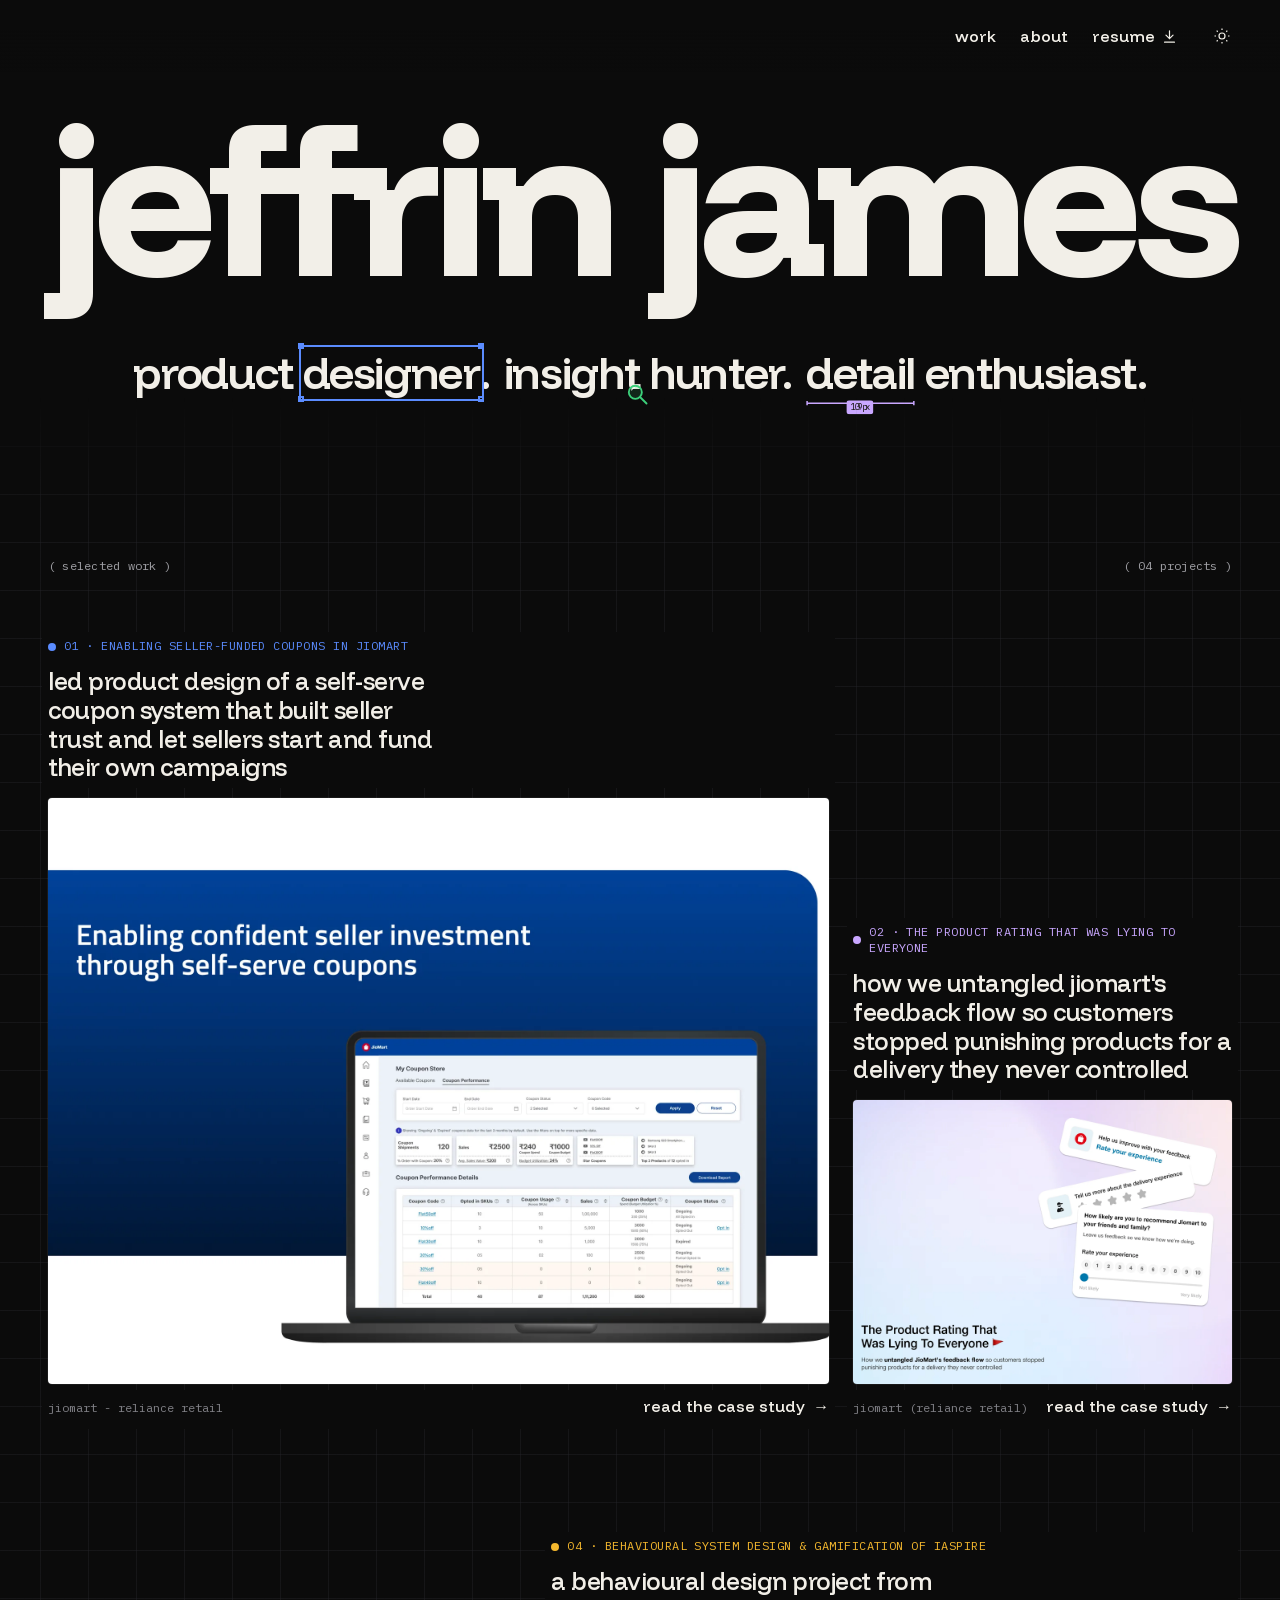
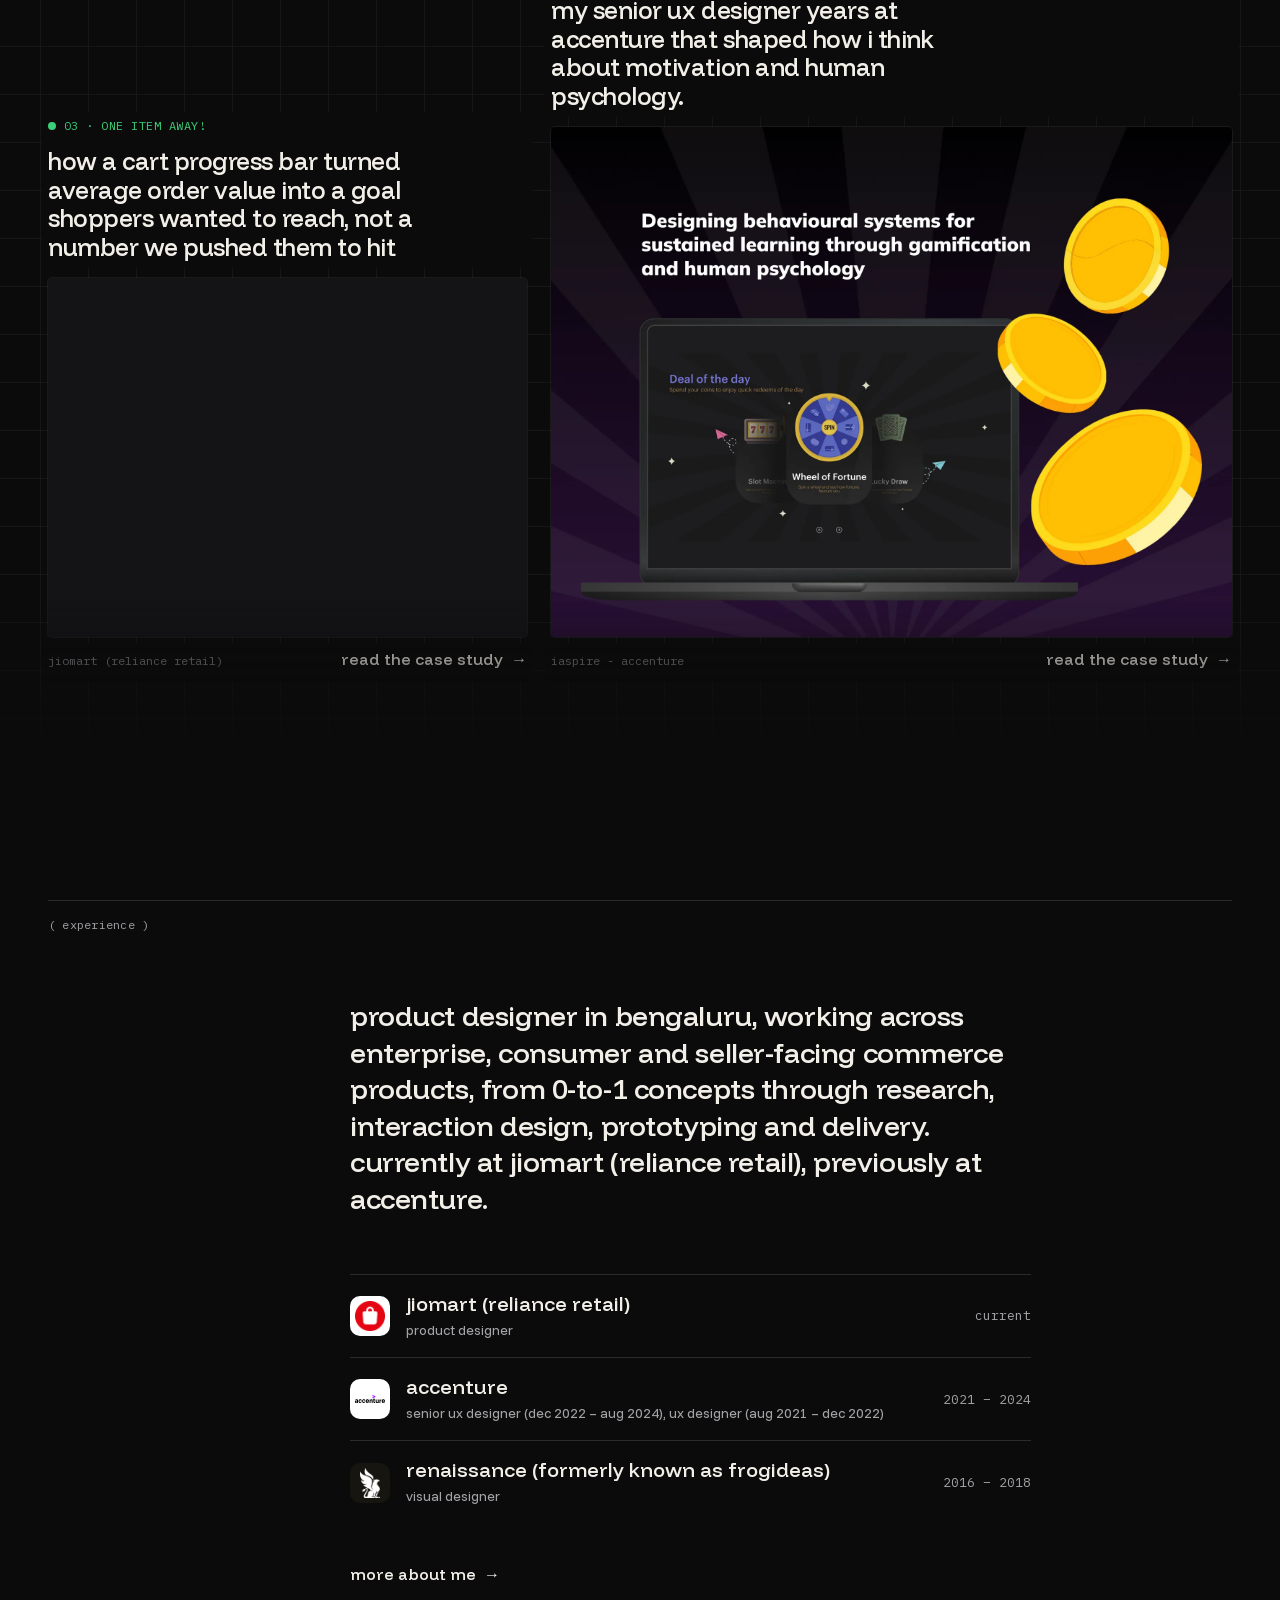
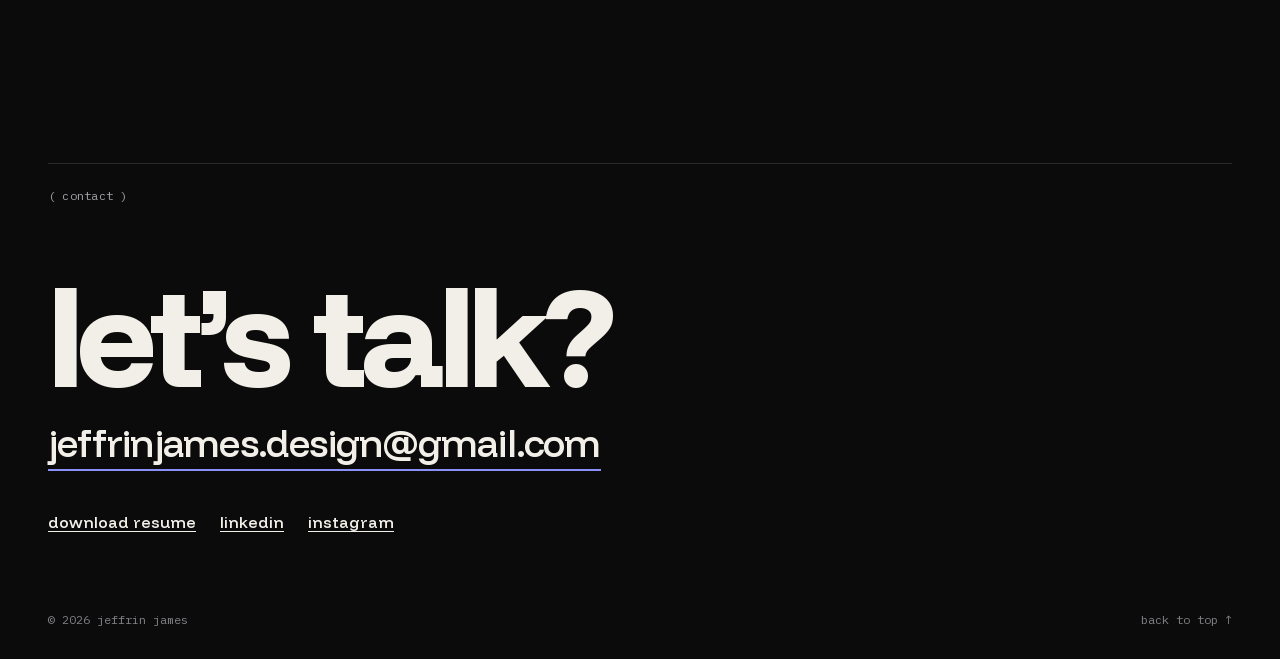
<file: index.html>
<!DOCTYPE html><html lang="en" data-theme="dark"> <head><meta charset="utf-8"><meta name="viewport" content="width=device-width, initial-scale=1"><title>jeffrin james — product designer</title><meta name="description" content="Jeffrin James is a product designer in Bengaluru, India, currently at JioMart (Reliance Retail), designing across enterprise, consumer and seller-facing commerce products."><link rel="canonical" href="https://jeffrinjames.co/"><meta property="og:type" content="profile"><meta property="og:site_name" content="jeffrin james"><meta property="og:title" content="jeffrin james — product designer"><meta property="og:description" content="Jeffrin James is a product designer in Bengaluru, India, currently at JioMart (Reliance Retail), designing across enterprise, consumer and seller-facing commerce products."><meta property="og:url" content="https://jeffrinjames.co/"><meta property="og:image" content="https://jeffrinjames.co/og.png"><meta property="og:image:width" content="1200"><meta property="og:image:height" content="630"><meta name="twitter:card" content="summary_large_image"><script type="application/ld+json">{"@context":"https://schema.org","@type":"Person","@id":"https://jeffrinjames.co/#jeffrin","name":"Jeffrin James","url":"https://jeffrinjames.co/","image":"https://jeffrinjames.co/about/jeffrin.webp","jobTitle":"Product Designer","worksFor":{"@type":"Organization","name":"JioMart (Reliance Retail)"},"address":{"@type":"PostalAddress","addressLocality":"Bengaluru","addressCountry":"IN"},"alumniOf":{"@type":"CollegeOrUniversity","name":"MIT Institute of Design, Pune"},"sameAs":["https://www.linkedin.com/in/jeffrinjames","https://www.instagram.com/jeffrinjames/"]}</script><meta name="theme-color" content="#0b0b0b"><link rel="icon" href="/favicon.ico" sizes="48x48"><link rel="icon" type="image/png" sizes="96x96" href="/favicon-96.png"><link rel="icon" type="image/png" sizes="32x32" href="/favicon-32.png"><link rel="apple-touch-icon" href="/apple-touch-icon.png"><script>
    (function () {
      var t = 'dark';
      try { t = localStorage.getItem('theme') || 'dark'; } catch (e) {}
      document.documentElement.setAttribute('data-theme', t);
      document.documentElement.classList.add('js');
      try { var n = performance.getEntriesByType('navigation')[0]; if (n && n.type === 'reload' && location.pathname === '/') history.scrollRestoration = 'manual'; } catch (e) {}
    })();
  </script><link rel="stylesheet" href="/assets/about.CB3WPT-3.css"></head> <body data-home style="--dot:#8b8ff8"> <a class="skip" href="#main">Skip to content</a> <header class="site-header"> <div class="wrap"> <a class="brand" href="/" aria-label="jeffrin james, home"><span class="brand-name">jeffrin james</span></a> <nav class="nav" aria-label="Main"> <a href="/#work">work</a> <a href="/about/">about</a> <a class="resume-link" href="/Jeffrin_James_Resume_Product_Designer.pdf" download title="download resume">resume
<svg viewBox="0 0 24 24" fill="none" stroke="currentColor" stroke-width="1.7" stroke-linecap="round" stroke-linejoin="round" aria-hidden="true"><path d="M12 4v11M7 10l5 5 5-5M5 20h14"></path></svg> </a> <button class="theme-toggle" type="button" aria-label="Switch to light theme" data-theme-toggle> <svg class="moon" viewBox="0 0 24 24" fill="none" stroke="currentColor" stroke-width="1.6" aria-hidden="true"><path d="M20 14.5A8 8 0 0 1 9.5 4a8 8 0 1 0 10.5 10.5Z"></path></svg> <svg class="sun" viewBox="0 0 24 24" fill="none" stroke="currentColor" stroke-width="1.6" aria-hidden="true"><circle cx="12" cy="12" r="4"></circle><path d="M12 2v2M12 20v2M4.9 4.9l1.4 1.4M17.7 17.7l1.4 1.4M2 12h2M20 12h2M4.9 19.1l1.4-1.4M17.7 6.3l1.4-1.4"></path></svg> </button> </nav> </div> </header> <main id="main">  <section class="hero wrap" aria-labelledby="name"> <h1 class="wordmark" id="name">jeffrin james</h1>  <div class="hero-meta"> <p class="headline"> <span class="hl">product <span class="frame">designer<i></i><i></i><i></i><i></i></span>.</span> <span class="hl"><span class="loupe">insight<svg viewBox="0 0 48 48" aria-hidden="true"><circle cx="20" cy="20" r="14"></circle><path d="M30.5 30.5 44 44"></path><path class="glint" d="M12 15a9 9 0 0 1 6-5"></path></svg></span> hunter.</span> <span class="hl"><span class="redline" data-measure>detail<svg viewBox="0 0 100 14" preserveAspectRatio="none" aria-hidden="true"><path d="M1 2v10M99 2v10M1 7h98"></path></svg><b></b></span> enthusiast.</span> </p> </div> </section> <section class="section wrap work-sec" id="work" aria-labelledby="work-h"> <div class="section-head"> <h2 class="label" id="work-h">selected work</h2> <span class="label">04 projects</span> </div> <ol class="work-list"> <li class="work-item" style="--dot:#5b8cff"> <a href="/work/seller-coupons/" data-cursor="view"> <div class="work-text" data-reveal> <span class="work-num">01 · Enabling Seller-Funded Coupons in JioMart</span> <p class="work-problem">Led product design of a self-serve coupon system that built seller trust and let sellers start and fund their own campaigns</p> </div> <div class="work-media" data-zoom><img src="/work/seller-coupons/card.webp" alt="" width="2000" height="1500" loading="eager" decoding="async"></div> <div class="work-foot"> <span class="work-meta">JioMart - Reliance Retail</span> <span class="cta">Read the case study <span class="arrow" aria-hidden="true">→</span></span> </div> </a> </li><li class="work-item" style="--dot:#c9a7ff"> <a href="/work/product-rating/" data-cursor="view"> <div class="work-text" data-reveal> <span class="work-num">02 · The Product Rating That Was Lying To Everyone</span> <p class="work-problem">How we untangled JioMart&#39;s feedback flow so customers stopped punishing products for a delivery they never controlled</p> </div> <div class="work-media" data-zoom><img src="/work/rating/card.webp" alt="" width="2000" height="1500" loading="eager" decoding="async"></div> <div class="work-foot"> <span class="work-meta">JioMart (Reliance Retail)</span> <span class="cta">Read the case study <span class="arrow" aria-hidden="true">→</span></span> </div> </a> </li><li class="work-item" style="--dot:#3ccf7a"> <a href="/work/one-item-away/" data-cursor="view"> <div class="work-text" data-reveal> <span class="work-num">03 · One Item Away!</span> <p class="work-problem">How a cart progress bar turned average order value into a goal shoppers wanted to reach, not a number we pushed them to hit</p> </div> <div class="work-media" data-zoom><img src="/work/one-item-away/card.webp" alt="" width="2000" height="1500" loading="lazy" decoding="async"></div> <div class="work-foot"> <span class="work-meta">JioMart (Reliance Retail)</span> <span class="cta">Read the case study <span class="arrow" aria-hidden="true">→</span></span> </div> </a> </li><li class="work-item" style="--dot:#f5b82e"> <a href="/work/iaspire/" data-cursor="view"> <div class="work-text" data-reveal> <span class="work-num">04 · Behavioural System Design &amp; Gamification of iAspire</span> <p class="work-problem">A behavioural design project from my Senior UX Designer years at Accenture that shaped how I think about motivation and human psychology.</p> </div> <div class="work-media" data-zoom><img src="/work/iaspire/card.webp" alt="" width="2000" height="1500" loading="lazy" decoding="async"></div> <div class="work-foot"> <span class="work-meta">iAspire - Accenture</span> <span class="cta">Read the case study <span class="arrow" aria-hidden="true">→</span></span> </div> </a> </li> </ol> </section> <section class="section wrap" aria-labelledby="exp-h"> <div class="section-head"> <h2 class="label" id="exp-h">experience</h2> </div> <div class="brief" data-reveal> <p>Product designer in Bengaluru, working across enterprise, consumer and seller-facing commerce products, from 0-to-1 concepts through research, interaction design, prototyping and delivery. Currently at JioMart (Reliance Retail), previously at Accenture.</p> <div class="brief-career"><ul class="career"> <li> <span class="logo" style="--tint:var(--c-oia);--logo-bg:#fff"> <img src="/assets/jiomart.G7tVmSpe.png" alt="JioMart (Reliance Retail) logo" width="40" height="40"> </span> <span class="who"><span class="role">JioMart (Reliance Retail)</span><span class="sub">Product Designer</span></span> <span class="when">current</span> </li><li> <span class="logo" style="--tint:var(--c-rating);--logo-bg:#fff"> <img src="/assets/accenture.BRC-jHAb.svg" alt="Accenture logo" width="40" height="40"> </span> <span class="who"><span class="role">Accenture</span><span class="sub">Senior UX Designer (Dec 2022 – Aug 2024), UX Designer (Aug 2021 – Dec 2022)</span></span> <span class="when">2021 – 2024</span> </li><li> <span class="logo" style="--tint:var(--c-iaspire);--logo-bg:#16150f"> <img src="/assets/frogideas.Q7ZVMP4q.png" alt="Renaissance (formerly known as FrogIdeas) logo" width="40" height="40"> </span> <span class="who"><span class="role">Renaissance (formerly known as FrogIdeas)</span><span class="sub">Visual Designer</span></span> <span class="when">2016 – 2018</span> </li> </ul></div> <a class="cta" href="/about/">More about me <span class="arrow" aria-hidden="true">→</span></a> </div> </section>  <a class="float-talk" href="#contact" aria-label="get in touch"> <svg viewBox="0 0 100 100" aria-hidden="true"><defs><path id="ring" d="M50 50m-36 0a36 36 0 1 1 72 0a36 36 0 1 1-72 0"></path></defs><text><textPath href="#ring" textLength="224" lengthAdjust="spacing">let’s talk ✦ let’s talk ✦</textPath></text></svg> <span class="talk-arrow" aria-hidden="true">↘</span> </a> </main> <p class="toast" role="status" aria-live="polite"></p> <footer class="site-footer" id="contact"> <div class="wrap"> <div class="footer-top"><span class="label">contact</span></div> <p class="talk">let’s talk?</p> <a class="email" href="mailto:jeffrinjames.design@gmail.com">jeffrinjames.design@gmail.com</a> <div class="footer-links"> <a href="/Jeffrin_James_Resume_Product_Designer.pdf" download>download resume</a> <a href="https://www.linkedin.com/in/jeffrinjames" rel="noopener" target="_blank">LinkedIn</a><a href="https://www.instagram.com/jeffrinjames/" rel="noopener" target="_blank">Instagram</a> </div> <div class="footer-base"> <span>© 2026 jeffrin james</span> <a href="#main" class="to-top">back to top ↑</a> </div> </div> </footer> <script type="module" src="/assets/Base.astro_astro_type_script_index_0_lang.DTvl9XS0.js"></script> <script data-goatcounter="https://jeffrinjames.goatcounter.com/count" async src="https://gc.zgo.at/count.js"></script> </body> </html>
</file>
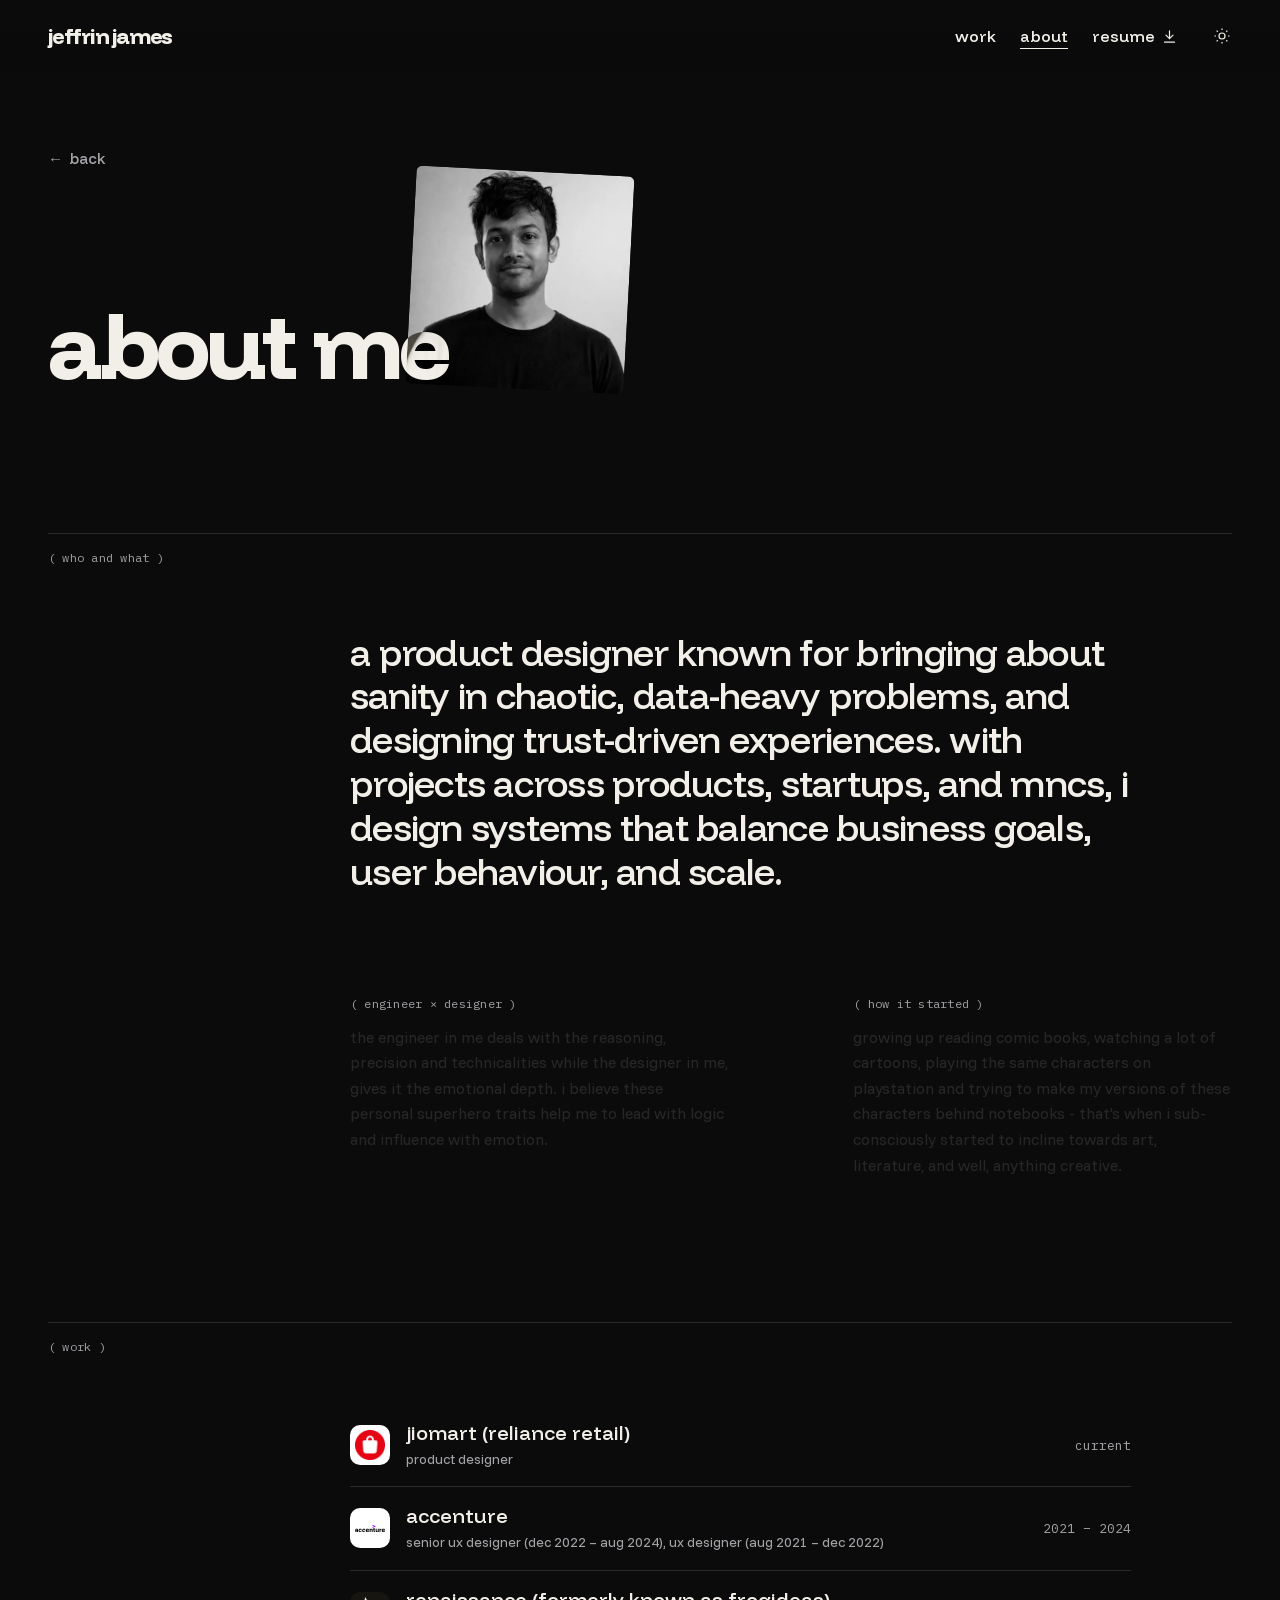
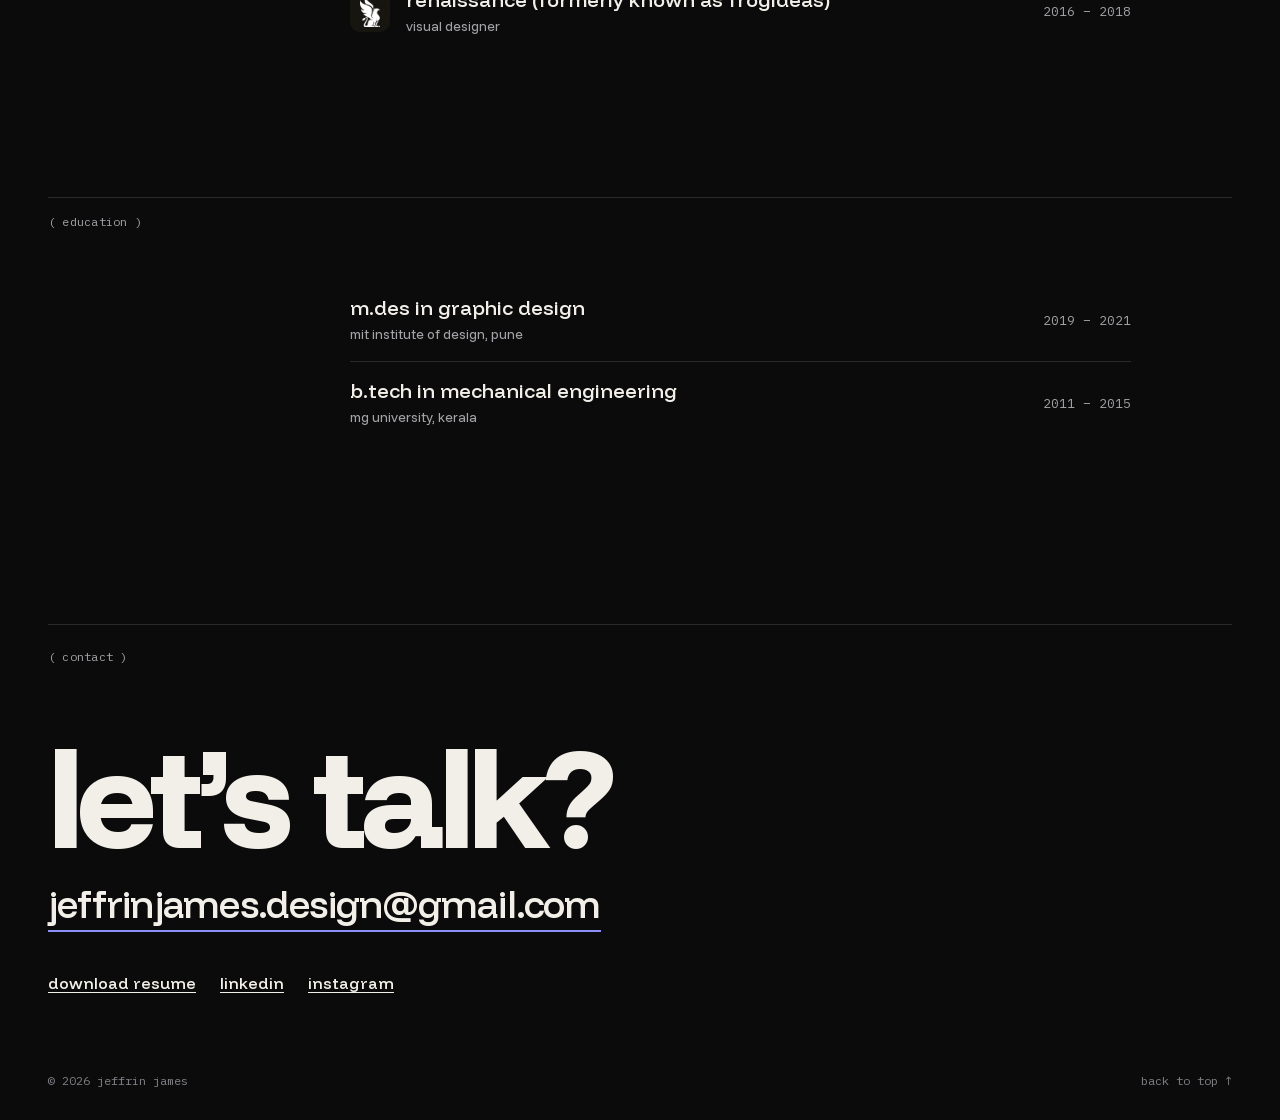
<file: about/index.html>
<!DOCTYPE html><html lang="en" data-theme="dark"> <head><meta charset="utf-8"><meta name="viewport" content="width=device-width, initial-scale=1"><title>About — jeffrin james</title><meta name="description" content="Jeffrin James is a product designer in Bengaluru, India, currently at JioMart (Reliance Retail), designing across enterprise, consumer and seller-facing commerce products."><link rel="canonical" href="https://jeffrinjames.co/about/"><meta property="og:type" content="website"><meta property="og:site_name" content="jeffrin james"><meta property="og:title" content="About — jeffrin james"><meta property="og:description" content="Jeffrin James is a product designer in Bengaluru, India, currently at JioMart (Reliance Retail), designing across enterprise, consumer and seller-facing commerce products."><meta property="og:url" content="https://jeffrinjames.co/about/"><meta property="og:image" content="https://jeffrinjames.co/og.png"><meta property="og:image:width" content="1200"><meta property="og:image:height" content="630"><meta name="twitter:card" content="summary_large_image"><meta name="theme-color" content="#0b0b0b"><link rel="icon" href="/favicon.ico" sizes="48x48"><link rel="icon" type="image/png" sizes="96x96" href="/favicon-96.png"><link rel="icon" type="image/png" sizes="32x32" href="/favicon-32.png"><link rel="apple-touch-icon" href="/apple-touch-icon.png"><script>
    (function () {
      var t = 'dark';
      try { t = localStorage.getItem('theme') || 'dark'; } catch (e) {}
      document.documentElement.setAttribute('data-theme', t);
      document.documentElement.classList.add('js');
      try { var n = performance.getEntriesByType('navigation')[0]; if (n && n.type === 'reload' && location.pathname === '/') history.scrollRestoration = 'manual'; } catch (e) {}
    })();
  </script><link rel="stylesheet" href="/assets/about.CB3WPT-3.css"></head> <body style="--dot:#8b8ff8"> <a class="skip" href="#main">Skip to content</a> <header class="site-header"> <div class="wrap"> <a class="brand" href="/" aria-label="jeffrin james, home"><span class="brand-name">jeffrin james</span></a> <nav class="nav" aria-label="Main"> <a href="/#work">work</a> <a href="/about/" aria-current="page">about</a> <a class="resume-link" href="/Jeffrin_James_Resume_Product_Designer.pdf" download title="download resume">resume
<svg viewBox="0 0 24 24" fill="none" stroke="currentColor" stroke-width="1.7" stroke-linecap="round" stroke-linejoin="round" aria-hidden="true"><path d="M12 4v11M7 10l5 5 5-5M5 20h14"></path></svg> </a> <button class="theme-toggle" type="button" aria-label="Switch to light theme" data-theme-toggle> <svg class="moon" viewBox="0 0 24 24" fill="none" stroke="currentColor" stroke-width="1.6" aria-hidden="true"><path d="M20 14.5A8 8 0 0 1 9.5 4a8 8 0 1 0 10.5 10.5Z"></path></svg> <svg class="sun" viewBox="0 0 24 24" fill="none" stroke="currentColor" stroke-width="1.6" aria-hidden="true"><circle cx="12" cy="12" r="4"></circle><path d="M12 2v2M12 20v2M4.9 4.9l1.4 1.4M17.7 17.7l1.4 1.4M2 12h2M20 12h2M4.9 19.1l1.4-1.4M17.7 6.3l1.4-1.4"></path></svg> </button> </nav> </div> </header> <main id="main">  <header class="cs-head wrap"> <a class="back" href="/" data-back><span aria-hidden="true">←</span> back</a> <div class="about-head"> <h1 class="cs-title">about me</h1> <img class="portrait" src="/about/jeffrin.webp" alt="portrait of jeffrin james" width="560" height="560"> </div> </header> <section class="section wrap" aria-labelledby="who-h"> <div class="section-head"><h2 class="label" id="who-h">who and what</h2></div> <div class="about-grid"> <div class="body about-copy"> <p class="statement">a product designer known for bringing about sanity in chaotic, data-heavy problems, and designing trust-driven experiences. with projects across products, startups, and MNCs, i design systems that balance business goals, user behaviour, and scale.</p> </div> </div> </section> <section class="wrap side-notes" aria-label="a little more" data-fade-group> <div class="side-note"> <h2 class="label">engineer × designer</h2> <p data-fade>The engineer in me deals with the reasoning, precision and technicalities while the designer in me, gives it the emotional depth. I believe these personal superhero traits help me to lead with logic and influence with emotion.</p> </div> <div class="side-note"> <h2 class="label">how it started</h2> <p data-fade>Growing up reading comic books, watching a lot of cartoons, playing the same characters on PlayStation and trying to make my versions of these characters behind notebooks - that's when I sub-consciously started to incline towards art, literature, and well, anything creative.</p> </div> </section> <section class="section wrap" aria-labelledby="career-h"> <div class="section-head"><h2 class="label" id="career-h">work</h2></div> <div class="about-grid"> <div class="body"><ul class="career"> <li> <span class="logo" style="--tint:var(--c-oia);--logo-bg:#fff"> <img src="/assets/jiomart.G7tVmSpe.png" alt="JioMart (Reliance Retail) logo" width="40" height="40"> </span> <span class="who"><span class="role">JioMart (Reliance Retail)</span><span class="sub">Product Designer</span></span> <span class="when">current</span> </li><li> <span class="logo" style="--tint:var(--c-rating);--logo-bg:#fff"> <img src="/assets/accenture.BRC-jHAb.svg" alt="Accenture logo" width="40" height="40"> </span> <span class="who"><span class="role">Accenture</span><span class="sub">Senior UX Designer (Dec 2022 – Aug 2024), UX Designer (Aug 2021 – Dec 2022)</span></span> <span class="when">2021 – 2024</span> </li><li> <span class="logo" style="--tint:var(--c-iaspire);--logo-bg:#16150f"> <img src="/assets/frogideas.Q7ZVMP4q.png" alt="Renaissance (formerly known as FrogIdeas) logo" width="40" height="40"> </span> <span class="who"><span class="role">Renaissance (formerly known as FrogIdeas)</span><span class="sub">Visual Designer</span></span> <span class="when">2016 – 2018</span> </li> </ul></div> </div> </section> <section class="section wrap" aria-labelledby="edu-h"> <div class="section-head"><h2 class="label" id="edu-h">education</h2></div> <div class="about-grid"> <div class="body"> <ul class="career edu"> <li><span class="who"><span class="role">M.Des in Graphic Design</span><span class="sub">MIT Institute of Design, Pune</span></span><span class="when">2019 – 2021</span></li><li><span class="who"><span class="role">B.Tech in Mechanical Engineering</span><span class="sub">MG University, Kerala</span></span><span class="when">2011 – 2015</span></li> </ul> </div> </div> </section>  <a class="float-talk" href="#contact" aria-label="get in touch"> <svg viewBox="0 0 100 100" aria-hidden="true"><defs><path id="ring" d="M50 50m-36 0a36 36 0 1 1 72 0a36 36 0 1 1-72 0"></path></defs><text><textPath href="#ring" textLength="224" lengthAdjust="spacing">let’s talk ✦ let’s talk ✦</textPath></text></svg> <span class="talk-arrow" aria-hidden="true">↘</span> </a> </main> <p class="toast" role="status" aria-live="polite"></p> <footer class="site-footer" id="contact"> <div class="wrap"> <div class="footer-top"><span class="label">contact</span></div> <p class="talk">let’s talk?</p> <a class="email" href="mailto:jeffrinjames.design@gmail.com">jeffrinjames.design@gmail.com</a> <div class="footer-links"> <a href="/Jeffrin_James_Resume_Product_Designer.pdf" download>download resume</a> <a href="https://www.linkedin.com/in/jeffrinjames" rel="noopener" target="_blank">LinkedIn</a><a href="https://www.instagram.com/jeffrinjames/" rel="noopener" target="_blank">Instagram</a> </div> <div class="footer-base"> <span>© 2026 jeffrin james</span> <a href="#main" class="to-top">back to top ↑</a> </div> </div> </footer> <script type="module" src="/assets/Base.astro_astro_type_script_index_0_lang.DTvl9XS0.js"></script> <script data-goatcounter="https://jeffrinjames.goatcounter.com/count" async src="https://gc.zgo.at/count.js"></script> </body> </html>
</file>
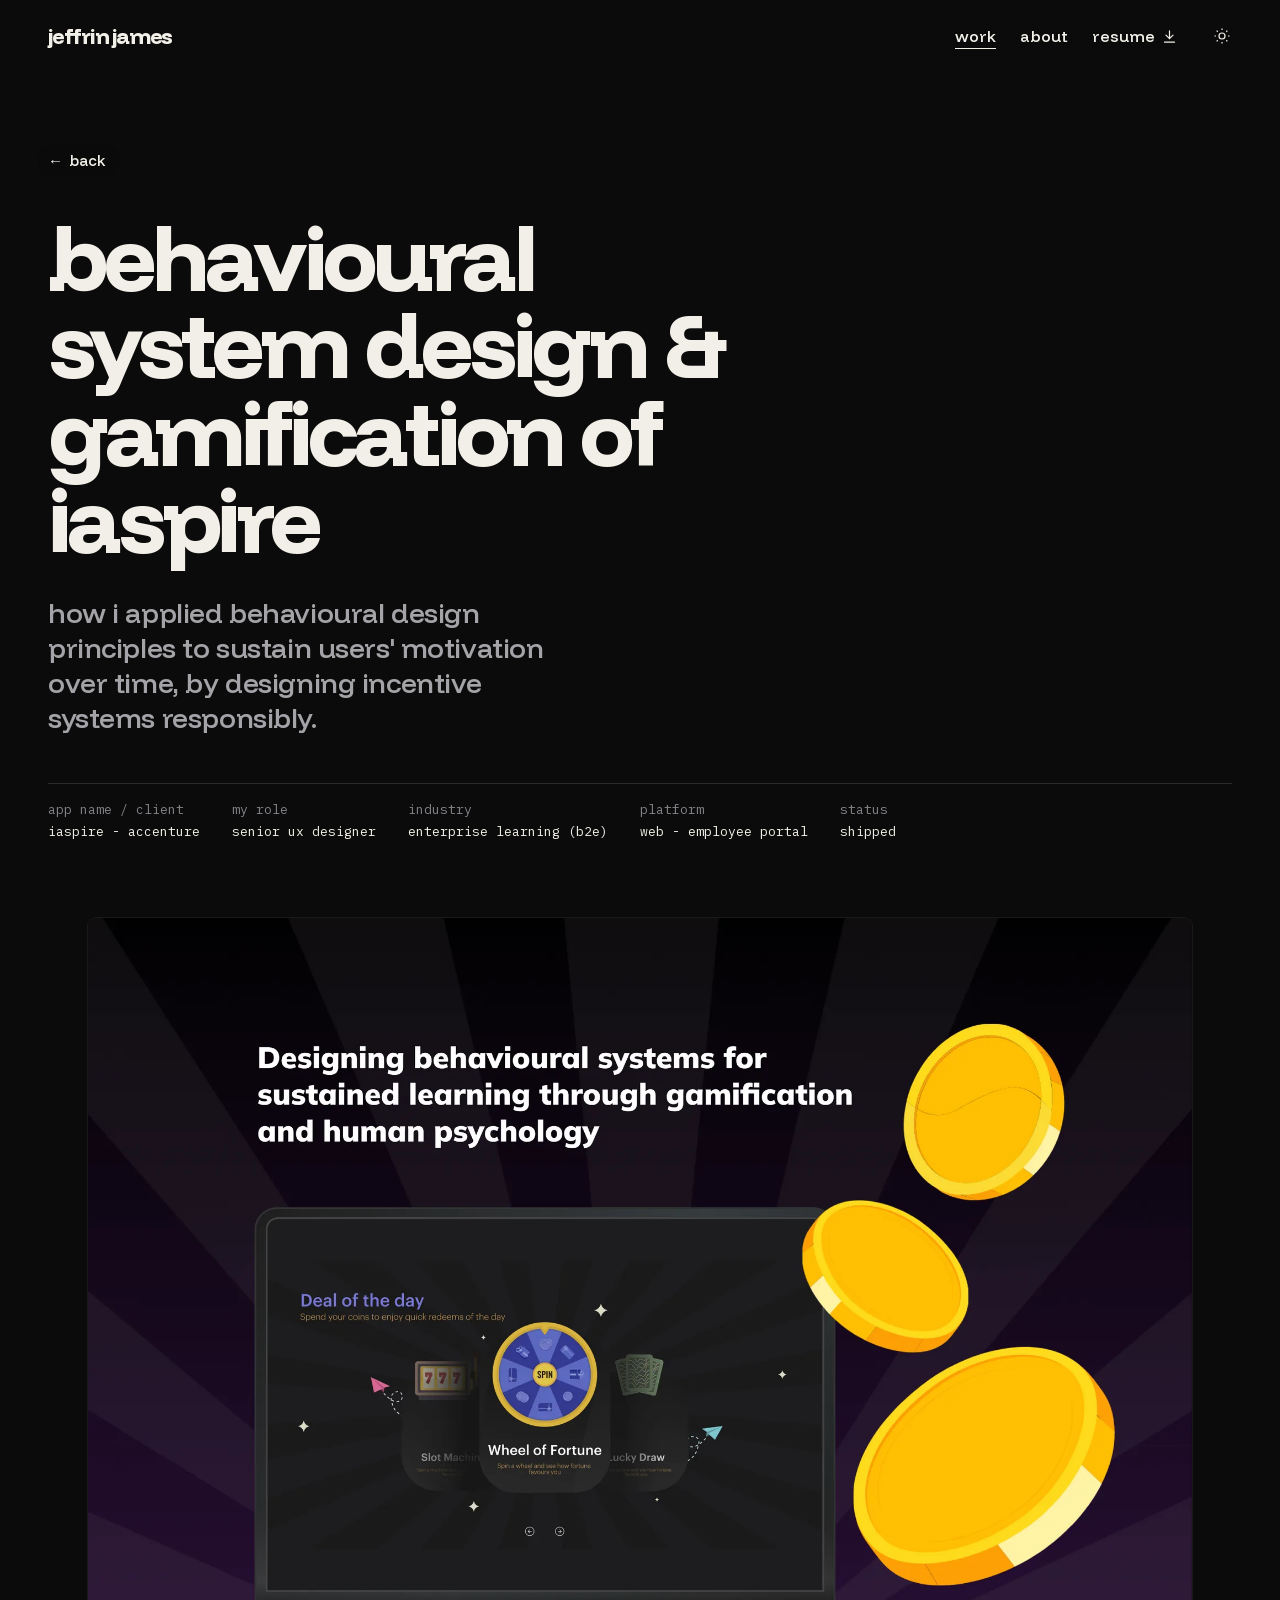
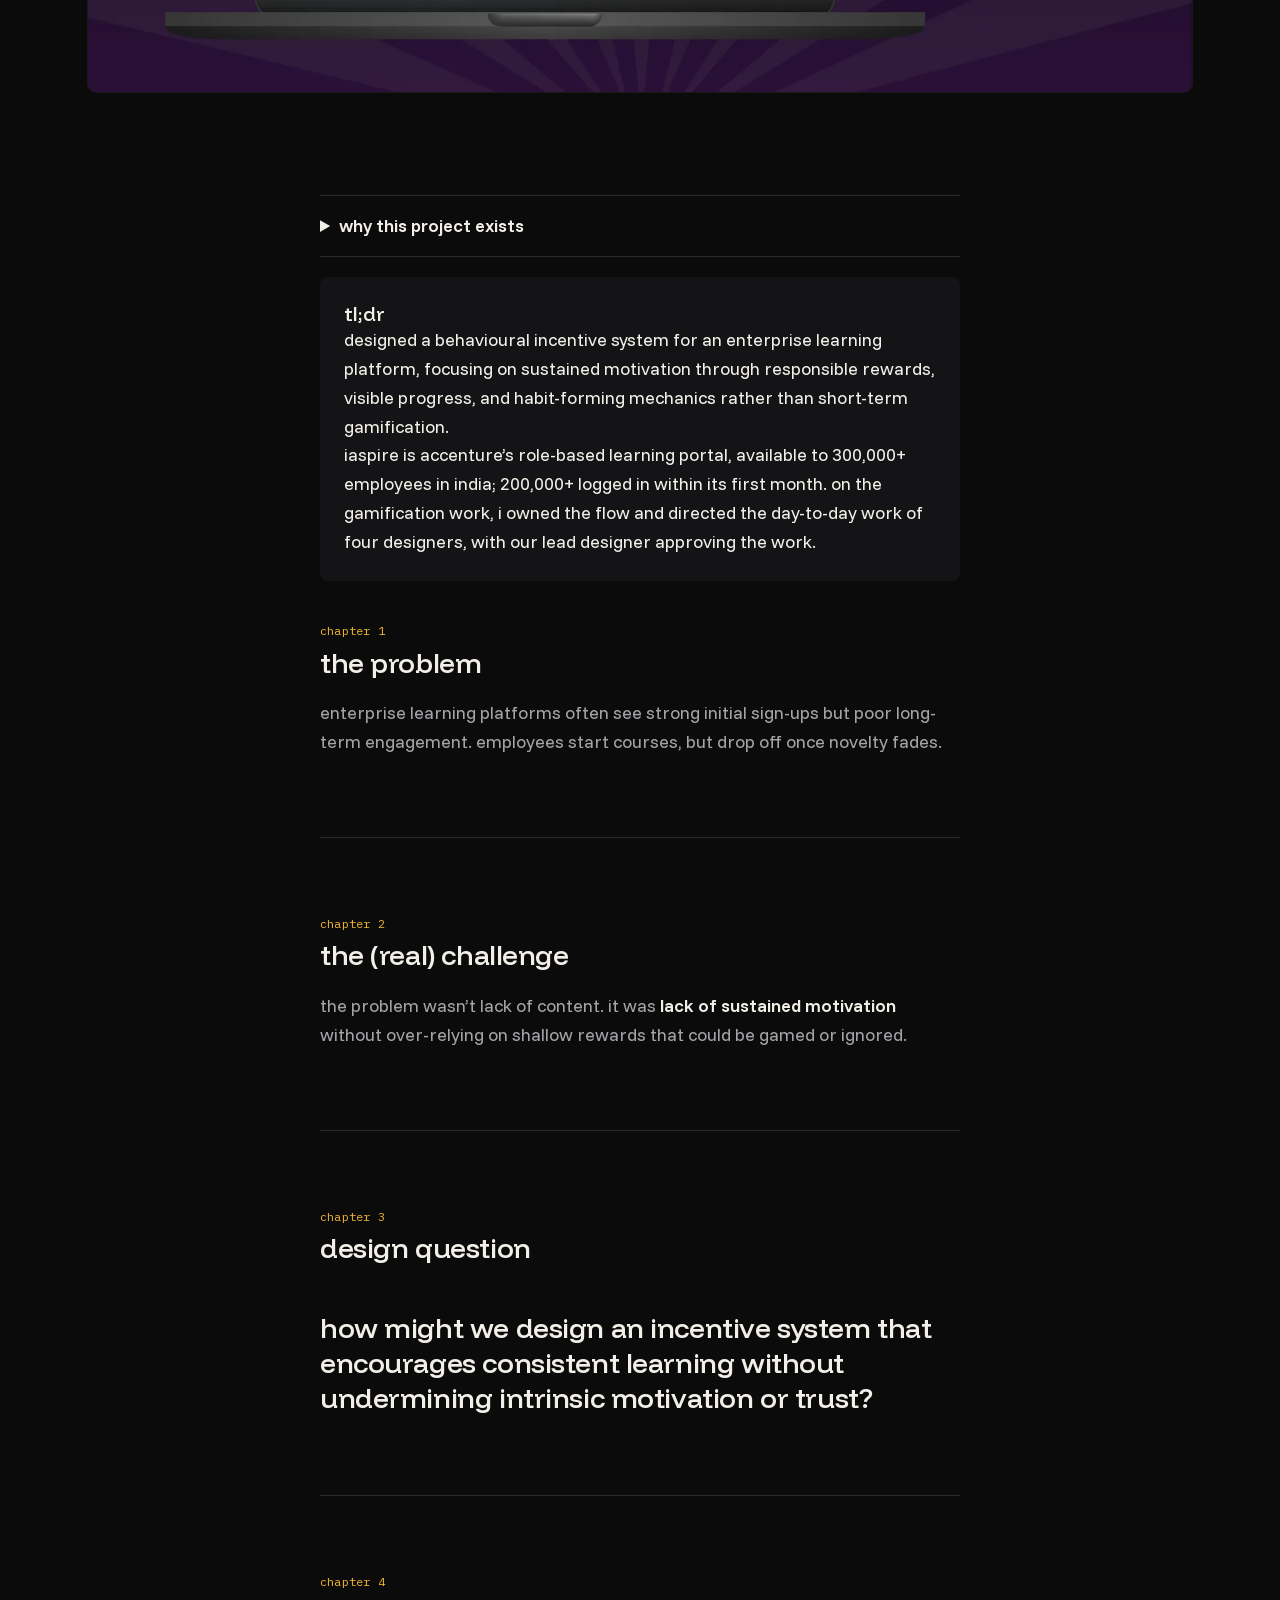
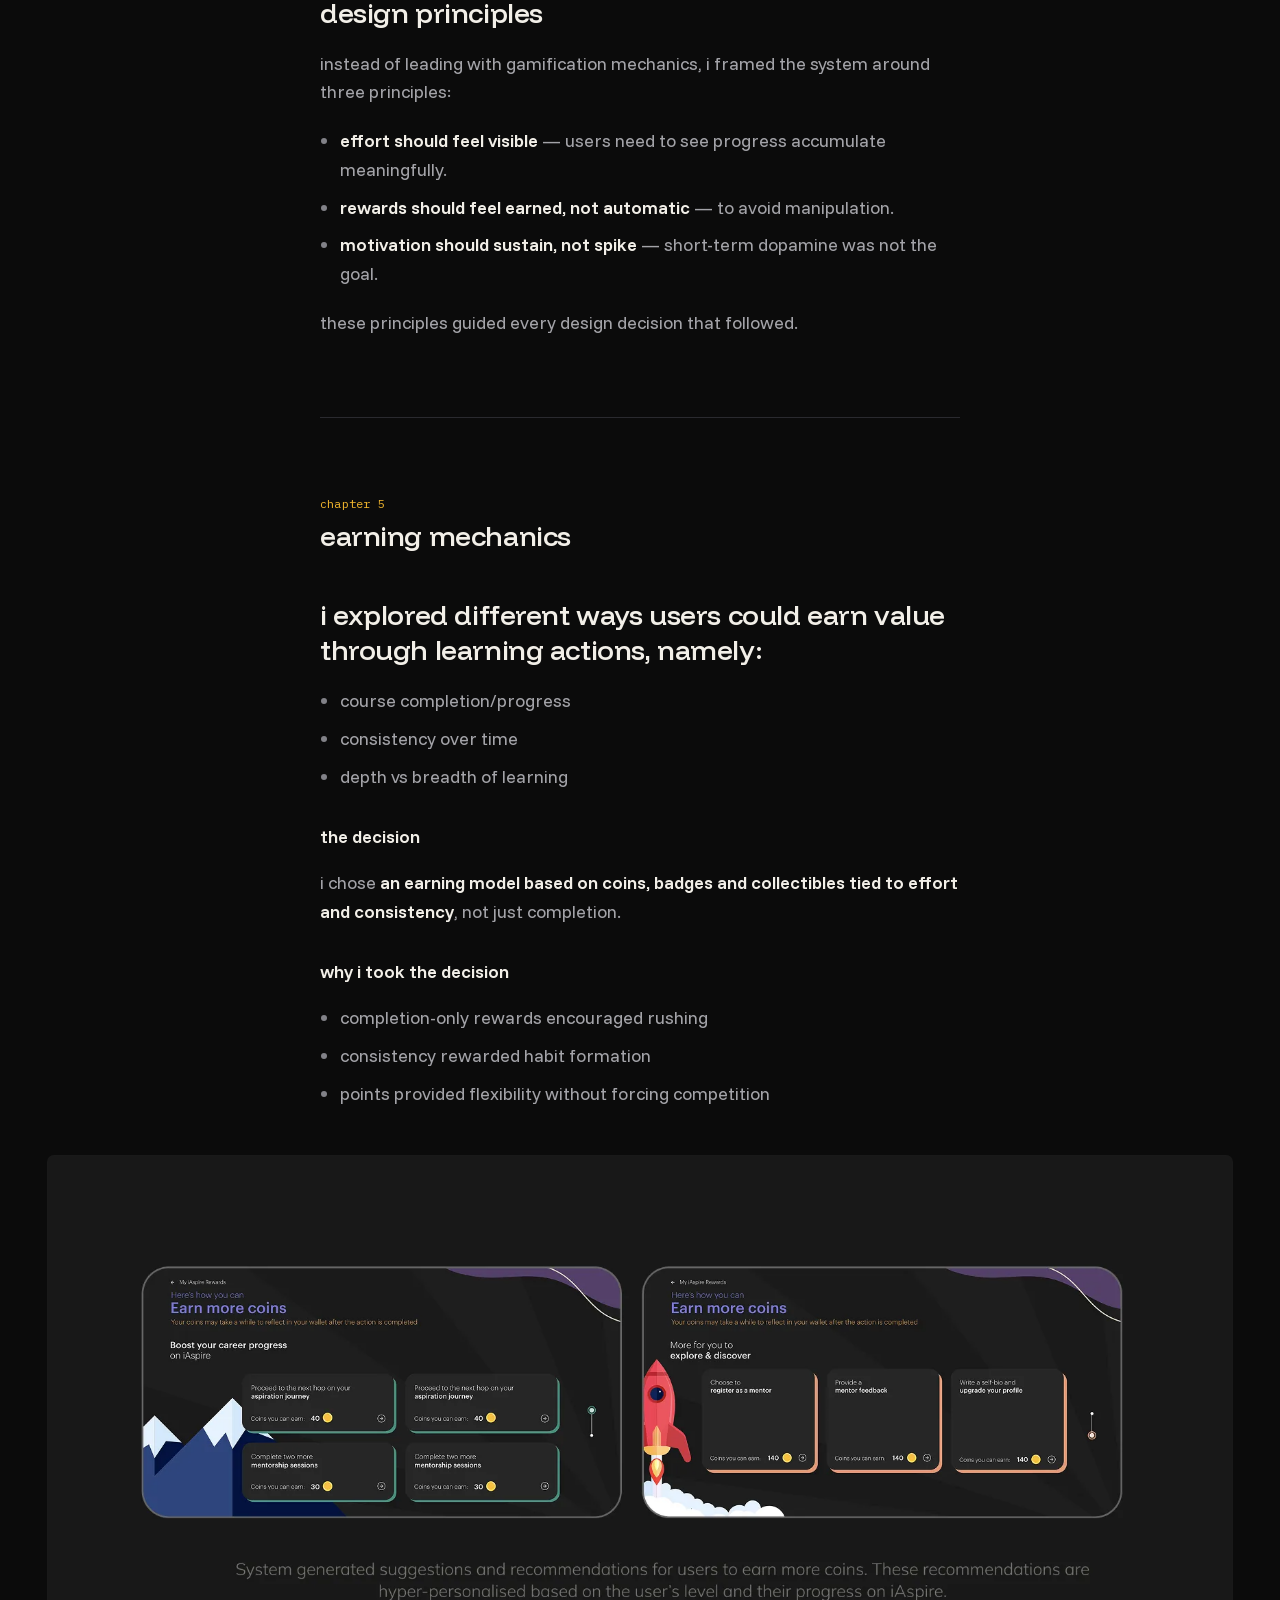
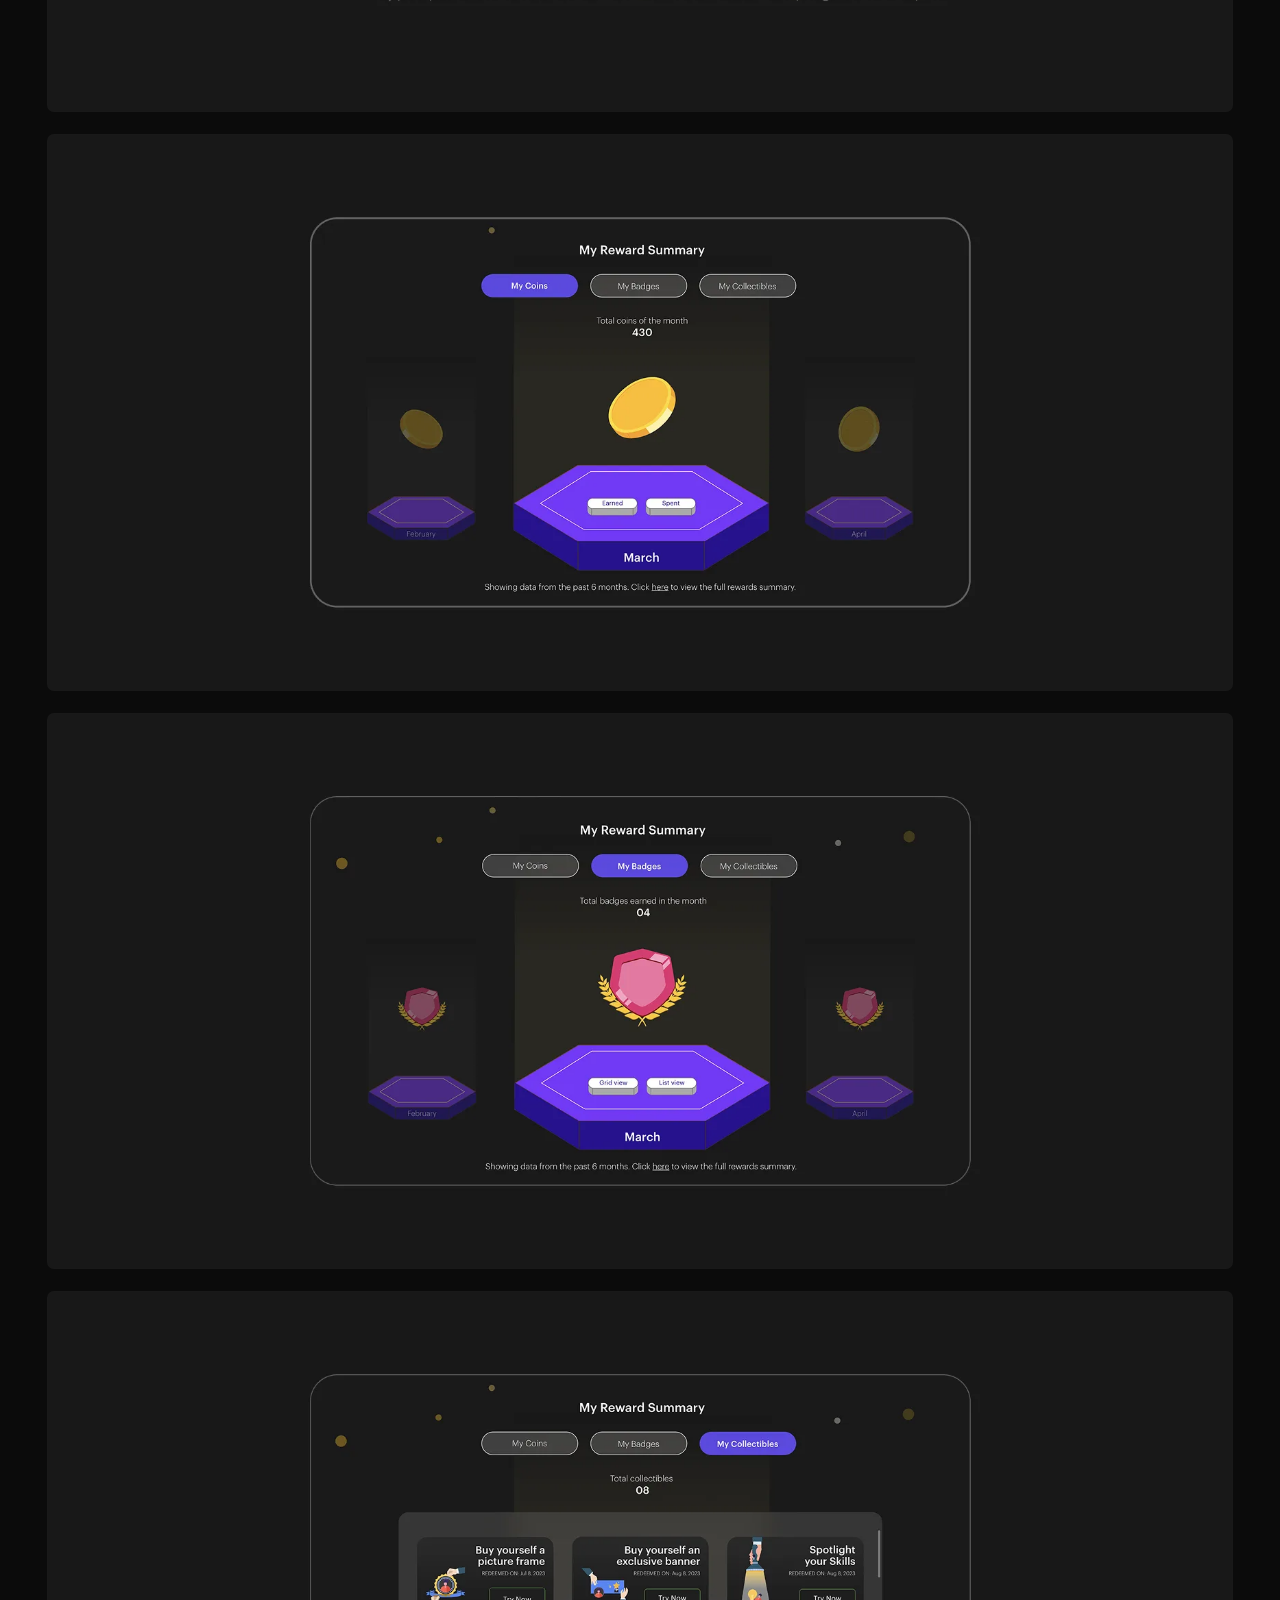
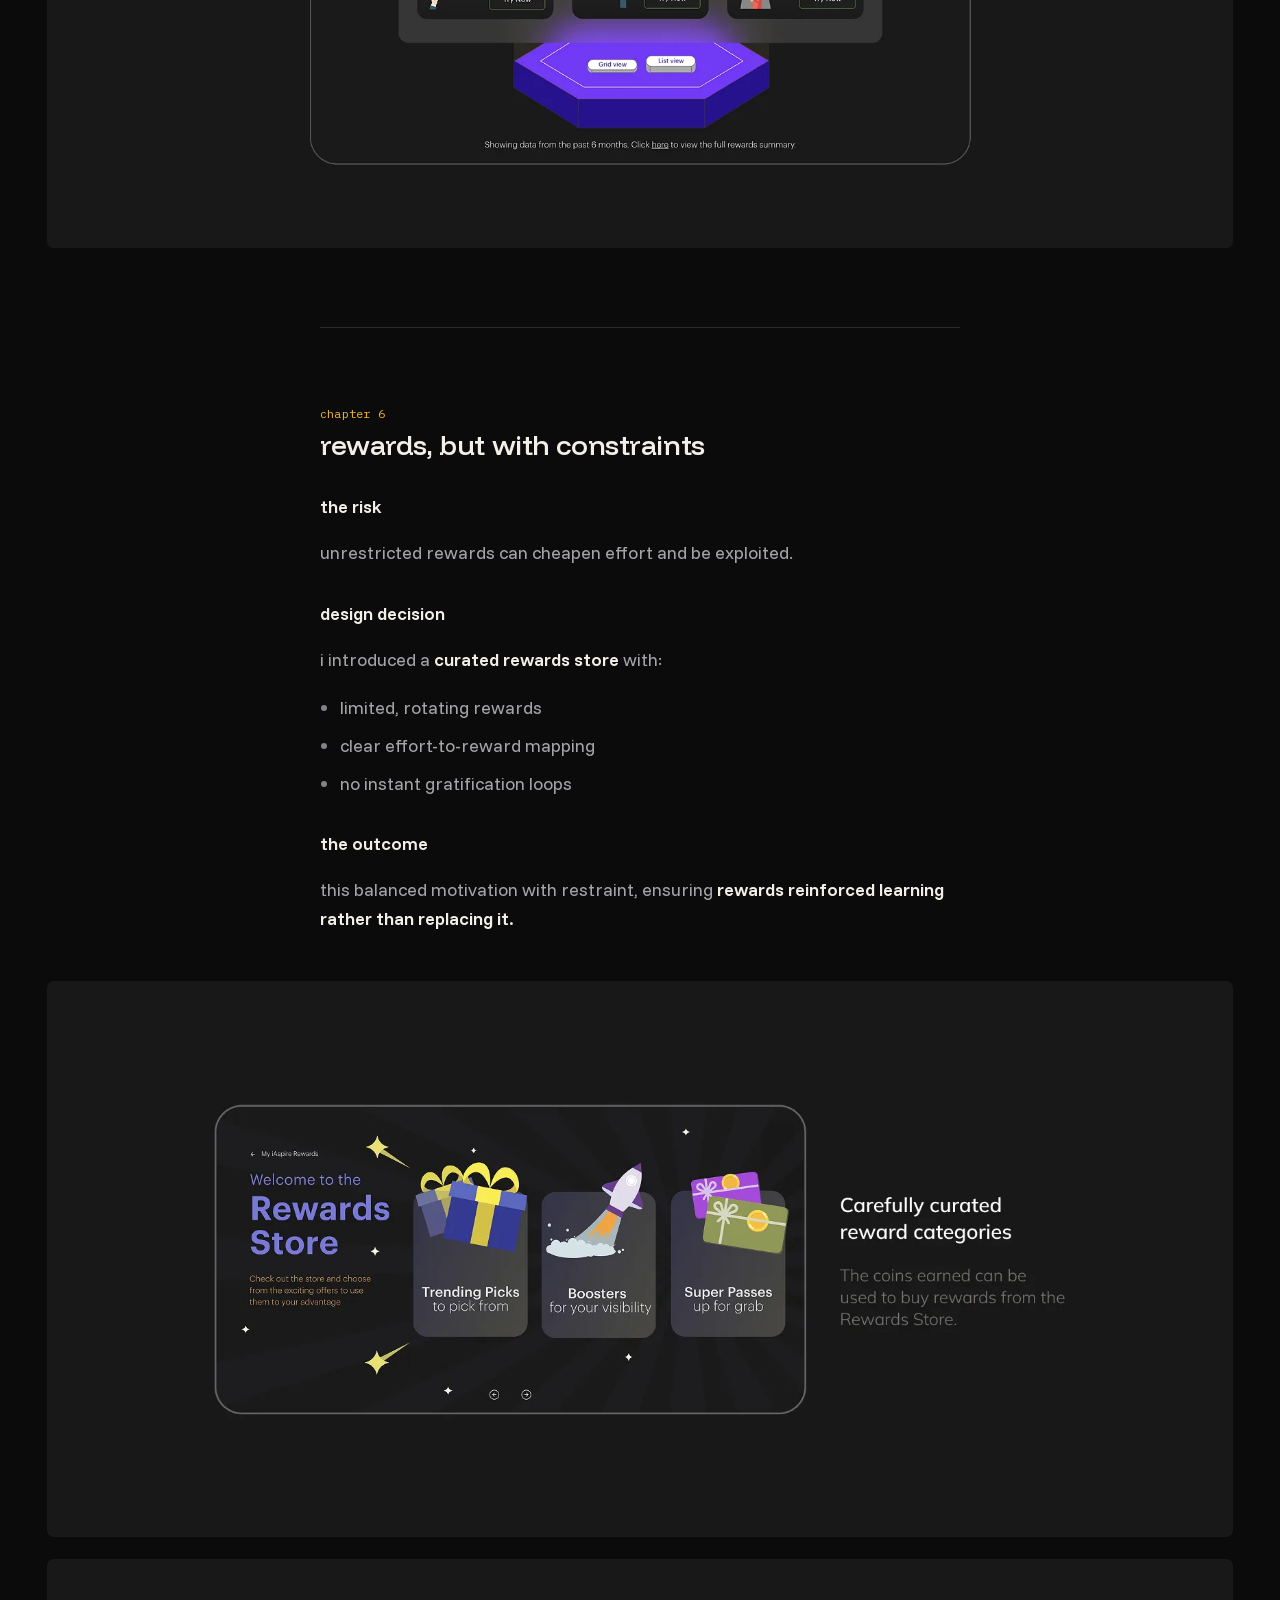
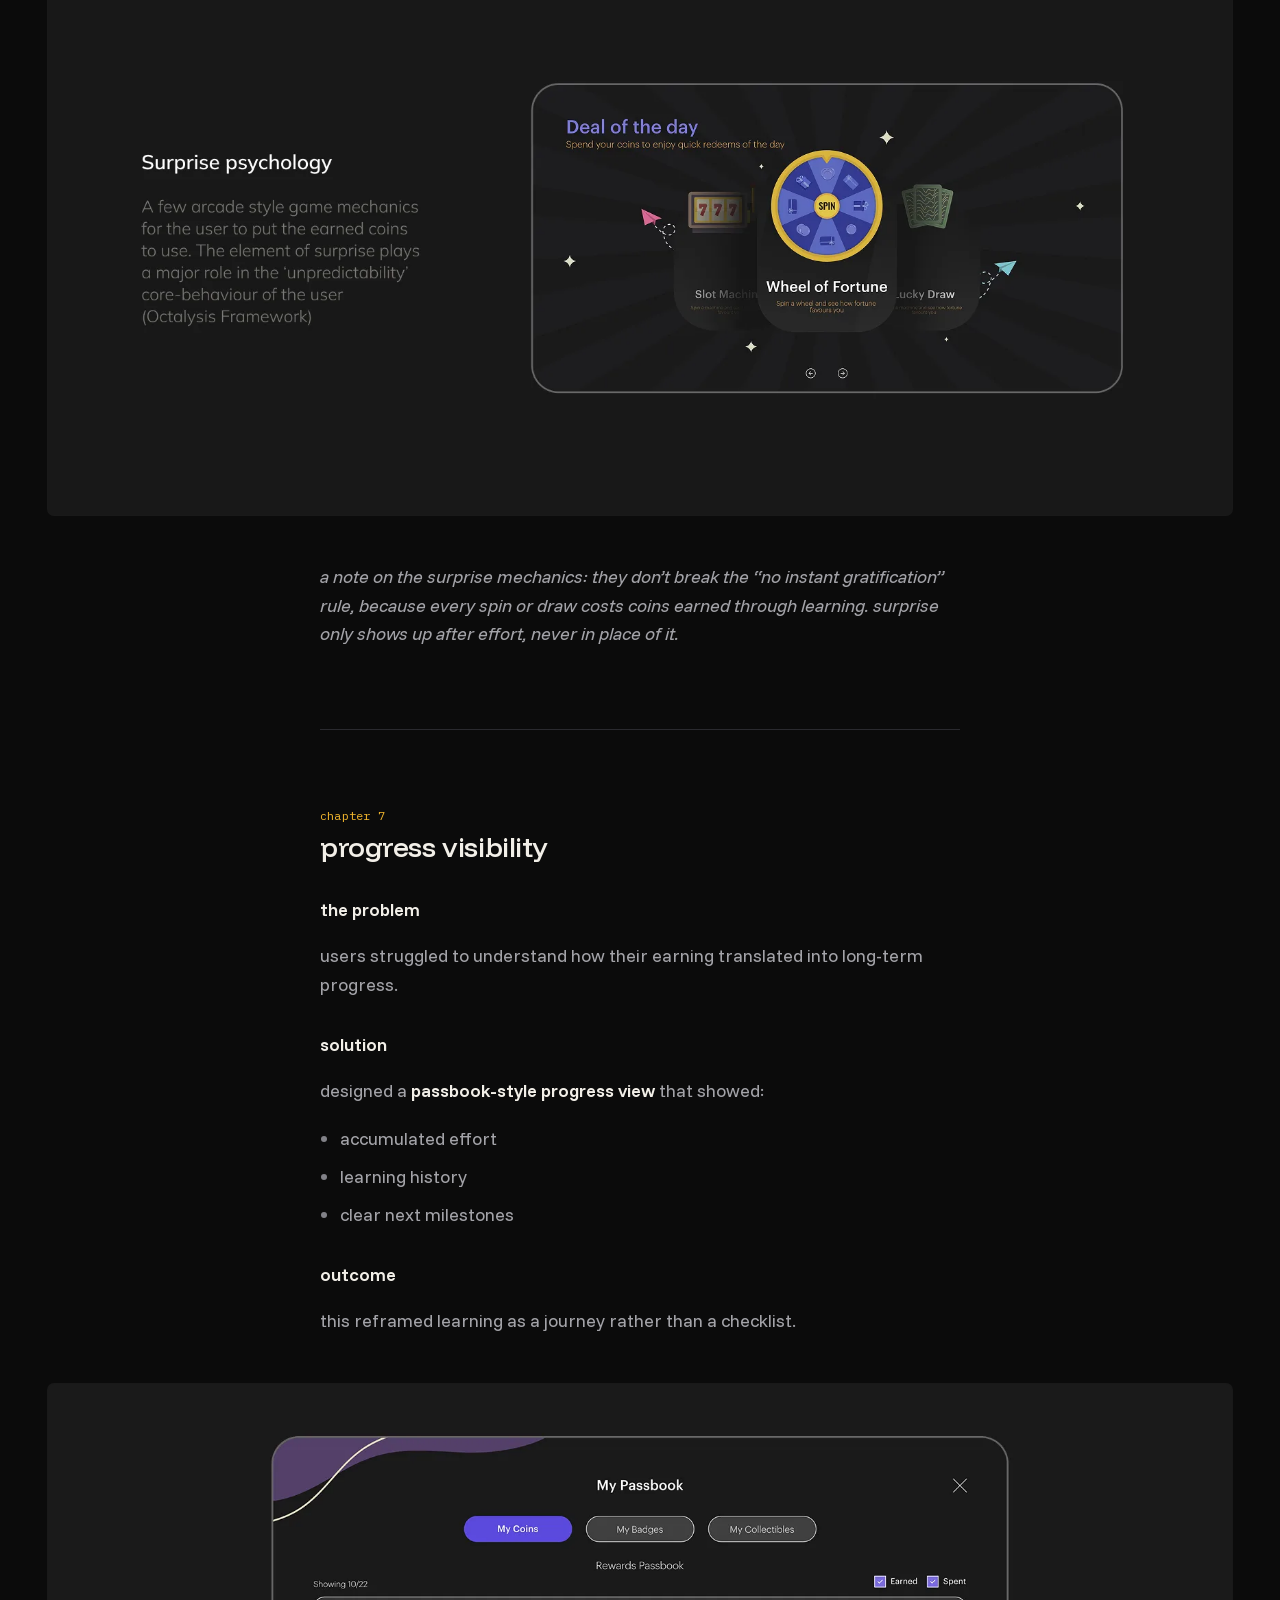
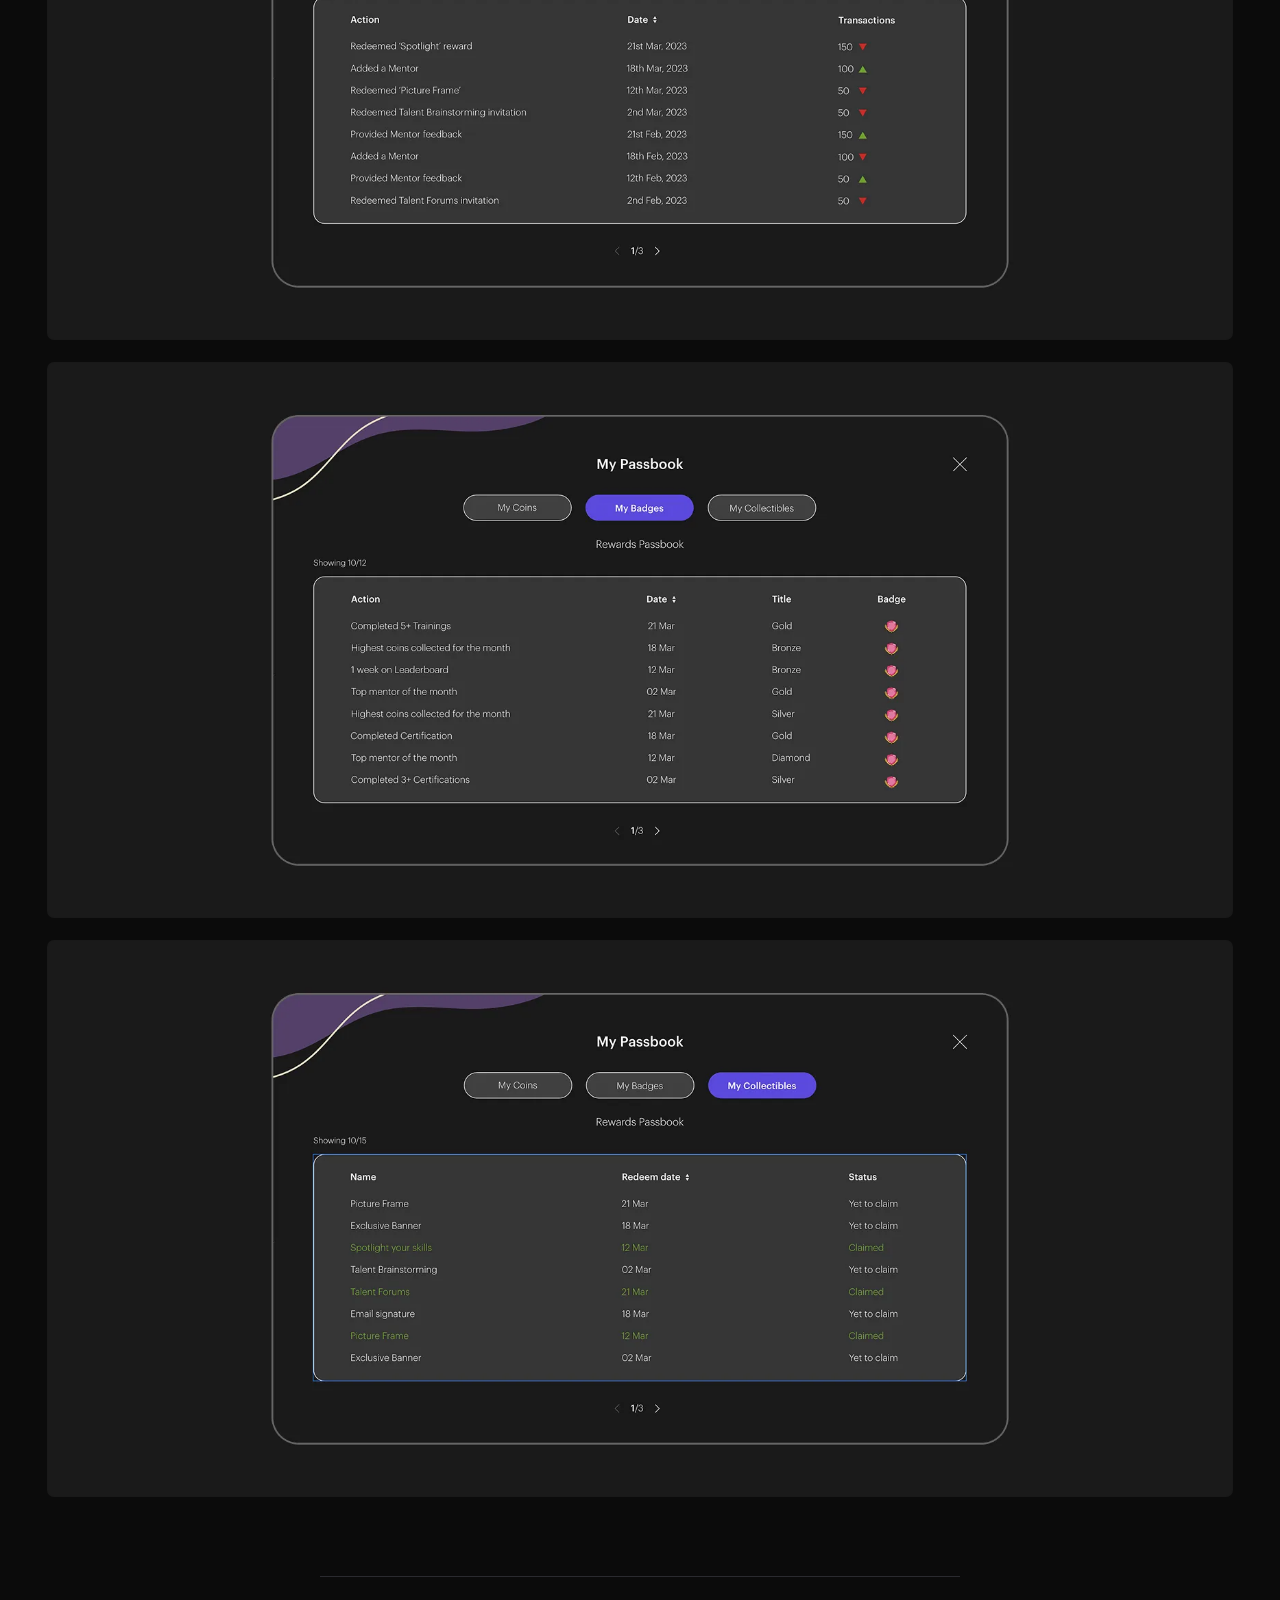
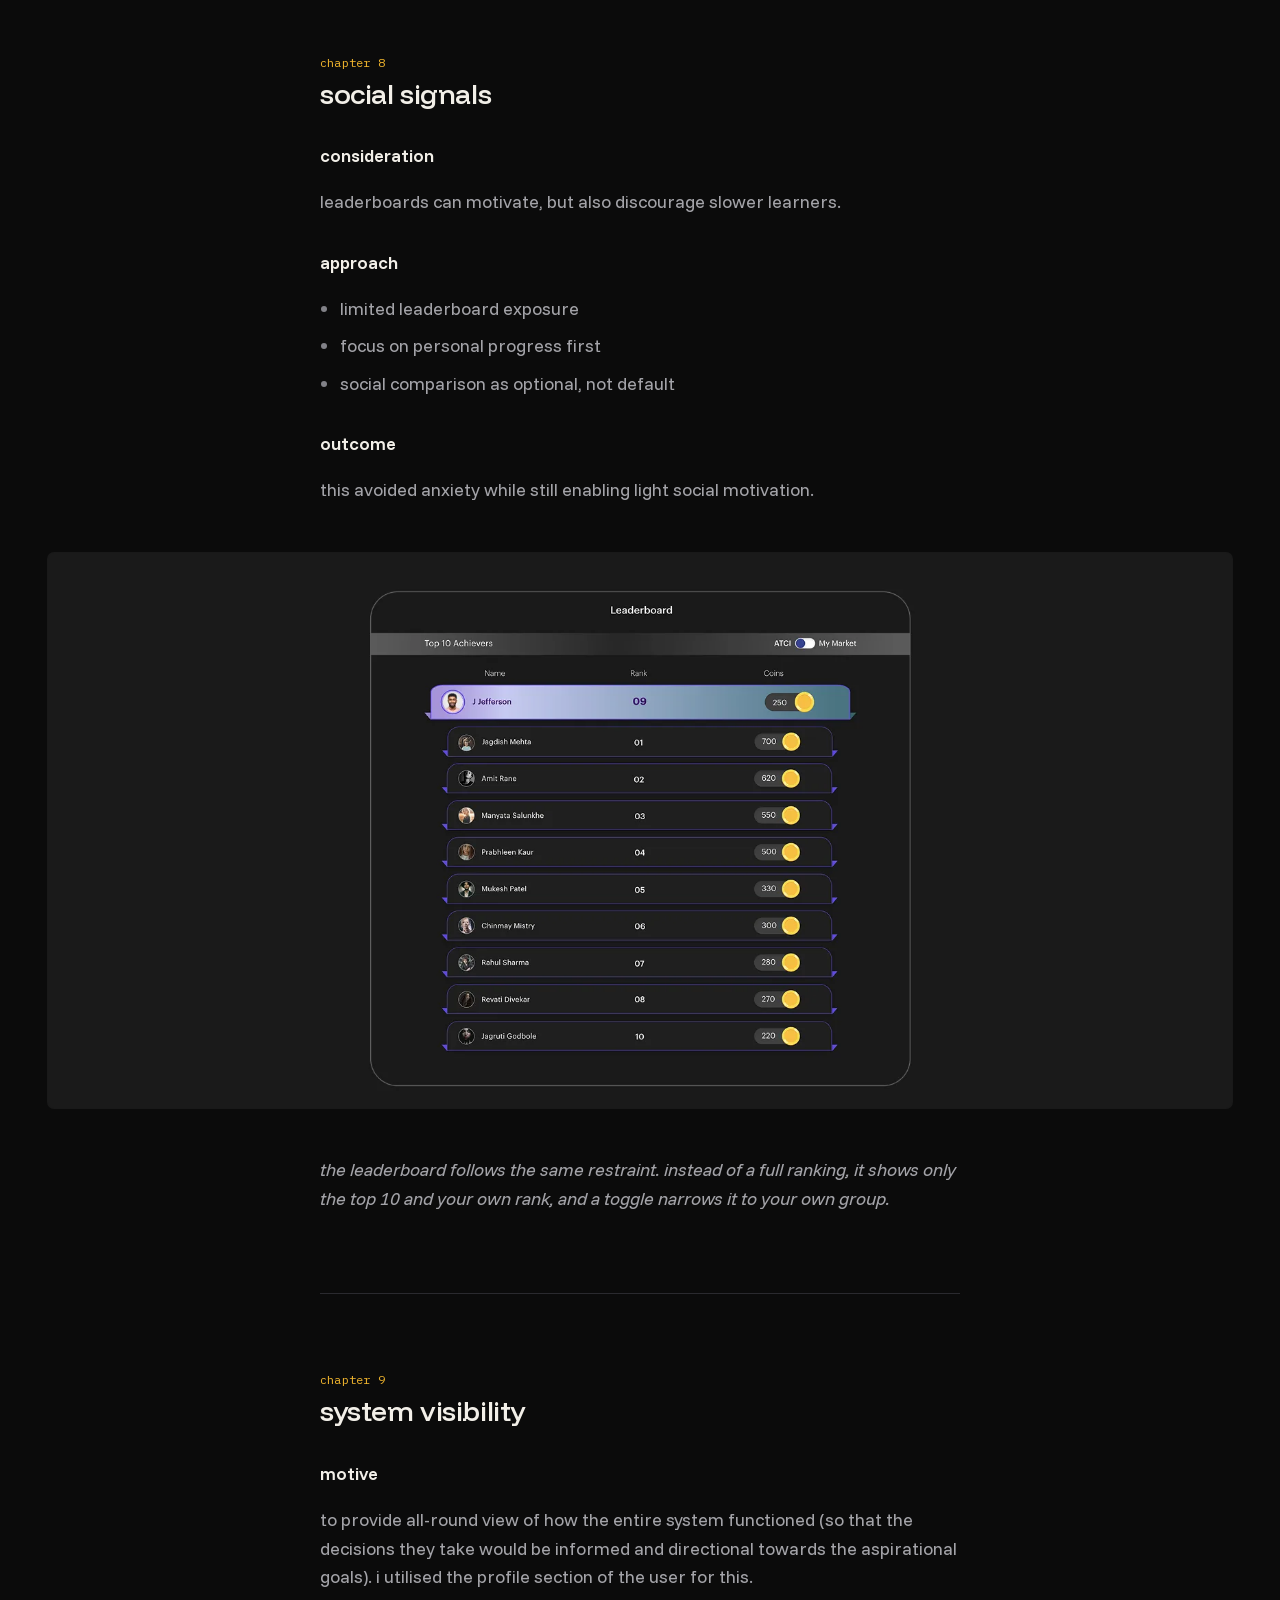
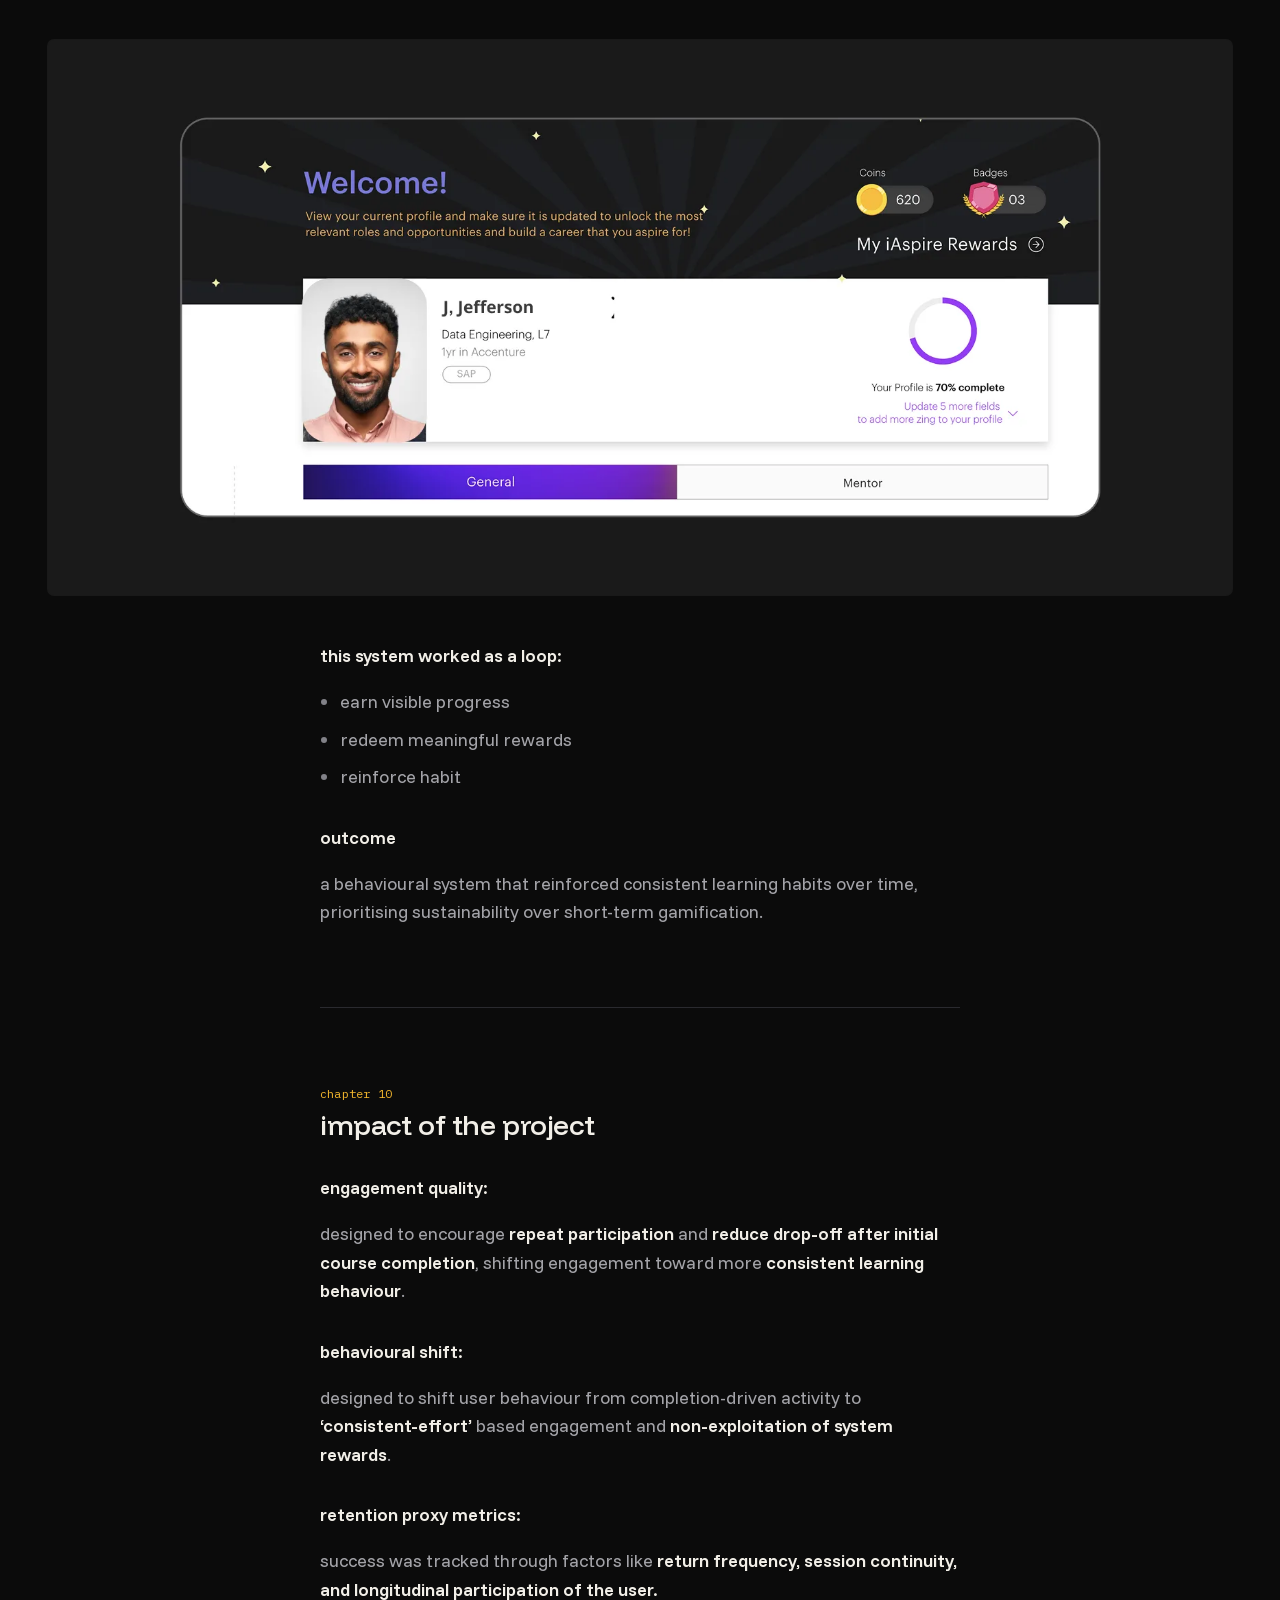
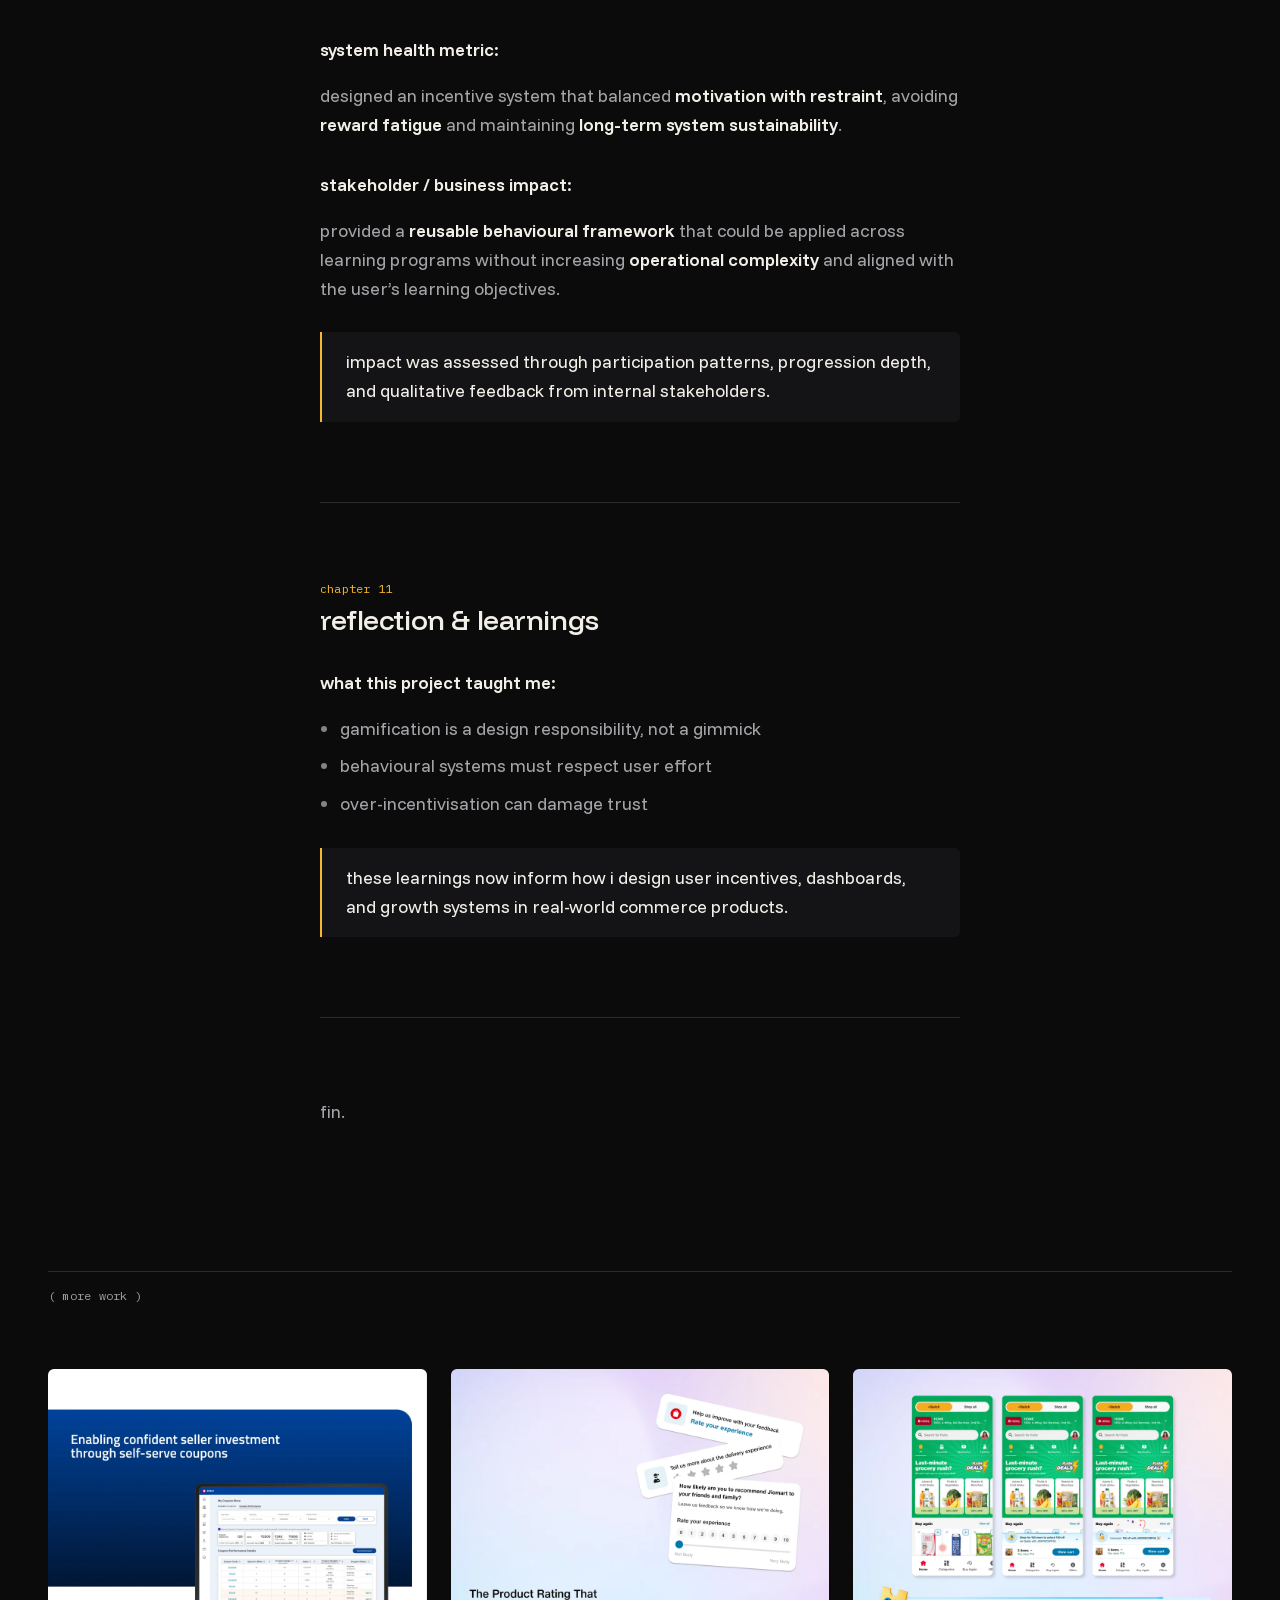
<file: work/iaspire/index.html>
<!DOCTYPE html><html lang="en" data-theme="dark"> <head><meta charset="utf-8"><meta name="viewport" content="width=device-width, initial-scale=1"><title>Behavioural System Design &amp; Gamification of iAspire — jeffrin james</title><meta name="description" content="A behavioural design project from my Senior UX Designer years at Accenture that shaped how I think about motivation and human psychology."><link rel="canonical" href="https://jeffrinjames.co/work/iaspire/"><meta property="og:type" content="website"><meta property="og:site_name" content="jeffrin james"><meta property="og:title" content="Behavioural System Design &#38; Gamification of iAspire — jeffrin james"><meta property="og:description" content="A behavioural design project from my Senior UX Designer years at Accenture that shaped how I think about motivation and human psychology."><meta property="og:url" content="https://jeffrinjames.co/work/iaspire/"><meta property="og:image" content="https://jeffrinjames.co/og/iaspire.jpg"><meta property="og:image:width" content="1200"><meta property="og:image:height" content="630"><meta name="twitter:card" content="summary_large_image"><script type="application/ld+json">{"@context":"https://schema.org","@type":"CreativeWork","name":"Behavioural System Design & Gamification of iAspire","description":"A behavioural design project from my Senior UX Designer years at Accenture that shaped how I think about motivation and human psychology.","url":"https://jeffrinjames.co/work/iaspire/","image":"https://jeffrinjames.co/work/iaspire/card.webp","author":{"@type":"Person","@id":"https://jeffrinjames.co/#jeffrin","name":"Jeffrin James"}}</script><meta name="theme-color" content="#0b0b0b"><link rel="icon" href="/favicon.ico" sizes="48x48"><link rel="icon" type="image/png" sizes="96x96" href="/favicon-96.png"><link rel="icon" type="image/png" sizes="32x32" href="/favicon-32.png"><link rel="apple-touch-icon" href="/apple-touch-icon.png"><script>
    (function () {
      var t = 'dark';
      try { t = localStorage.getItem('theme') || 'dark'; } catch (e) {}
      document.documentElement.setAttribute('data-theme', t);
      document.documentElement.classList.add('js');
      try { var n = performance.getEntriesByType('navigation')[0]; if (n && n.type === 'reload' && location.pathname === '/') history.scrollRestoration = 'manual'; } catch (e) {}
    })();
  </script><link rel="stylesheet" href="/assets/about.CB3WPT-3.css"></head> <body style="--dot:#f5b82e"> <a class="skip" href="#main">Skip to content</a> <header class="site-header"> <div class="wrap"> <a class="brand" href="/" aria-label="jeffrin james, home"><span class="brand-name">jeffrin james</span></a> <nav class="nav" aria-label="Main"> <a href="/#work" aria-current="page">work</a> <a href="/about/">about</a> <a class="resume-link" href="/Jeffrin_James_Resume_Product_Designer.pdf" download title="download resume">resume
<svg viewBox="0 0 24 24" fill="none" stroke="currentColor" stroke-width="1.7" stroke-linecap="round" stroke-linejoin="round" aria-hidden="true"><path d="M12 4v11M7 10l5 5 5-5M5 20h14"></path></svg> </a> <button class="theme-toggle" type="button" aria-label="Switch to light theme" data-theme-toggle> <svg class="moon" viewBox="0 0 24 24" fill="none" stroke="currentColor" stroke-width="1.6" aria-hidden="true"><path d="M20 14.5A8 8 0 0 1 9.5 4a8 8 0 1 0 10.5 10.5Z"></path></svg> <svg class="sun" viewBox="0 0 24 24" fill="none" stroke="currentColor" stroke-width="1.6" aria-hidden="true"><circle cx="12" cy="12" r="4"></circle><path d="M12 2v2M12 20v2M4.9 4.9l1.4 1.4M17.7 17.7l1.4 1.4M2 12h2M20 12h2M4.9 19.1l1.4-1.4M17.7 6.3l1.4-1.4"></path></svg> </button> </nav> </div> </header> <main id="main">   <article> <div class="back-bar wrap"><a class="back" href="/#work" data-back><span aria-hidden="true">←</span> back</a></div> <header class="cs-head wrap"> <h1 class="cs-title">Behavioural System Design &amp; Gamification of iAspire</h1> <p class="cs-intro">How I applied behavioural design principles to sustain users&#39; motivation over time, by designing incentive systems responsibly.</p> <dl class="cs-meta"> <div><dt>App name / Client</dt><dd>iAspire - Accenture</dd></div><div><dt>My Role</dt><dd>Senior UX Designer</dd></div><div><dt>Industry</dt><dd>Enterprise Learning (B2E)</dd></div><div><dt>Platform</dt><dd>Web - Employee Portal</dd></div><div><dt>Status</dt><dd>Shipped</dd></div> </dl> <figure class="cs-hero"><img src="/work/iaspire/card.webp" alt="" width="2000" height="1500"></figure> </header> <div class="wrap"> <div class="prose"><details>
<summary>Why this project exists</summary>
<p>This project comes from my time as a Senior UX Designer at Accenture and was a formative exploration into behavioural design and incentive systems. It shaped how I think about motivation, effort, and trust when designing products that aim to change long-term user behaviour. The focus here is not just visual polish, but decision-making and trade-offs.</p>
</details>
<div class="tldr">
<h2>TL;DR</h2>
<p>Designed a behavioural incentive system for an enterprise learning platform, focusing on sustained motivation through responsible rewards, visible progress, and habit-forming mechanics rather than short-term gamification.</p>
<p>iAspire is Accenture’s role-based learning portal, available to 300,000+ employees in India; 200,000+ logged in within its first month. On the gamification work, I owned the flow and directed the day-to-day work of four designers, with our lead designer approving the work.</p>
</div>
<h2><span class="ch">Chapter 1</span>The problem</h2>
<p>Enterprise learning platforms often see strong initial sign-ups but poor long-term engagement. Employees start courses, but drop off once novelty fades.</p>
<hr>
<h2><span class="ch">Chapter 2</span>The (real) challenge</h2>
<p>The problem wasn’t lack of content. It was <strong>lack of sustained motivation</strong> without over-relying on shallow rewards that could be gamed or ignored.</p>
<hr>
<h2><span class="ch">Chapter 3</span>Design question</h2>
<h2 id="how-might-we-design-an-incentive-system-that-encourages-consistent-learning-without-undermining-intrinsic-motivation-or-trust">How might we design an incentive system that encourages consistent learning without undermining intrinsic motivation or trust?</h2>
<hr>
<h2><span class="ch">Chapter 4</span>Design principles</h2>
<p>Instead of leading with gamification mechanics, I framed the system around three principles:</p>
<ul>
<li><strong>Effort should feel visible</strong> — users need to see progress accumulate meaningfully.</li>
<li><strong>Rewards should feel earned, not automatic</strong> — to avoid manipulation.</li>
<li><strong>Motivation should sustain, not spike</strong> — short-term dopamine was not the goal.</li>
</ul>
<p>These principles guided every design decision that followed.</p>
<hr>
<h2><span class="ch">Chapter 5</span>Earning mechanics</h2>
<h2 id="i-explored-different-ways-users-could-earn-value-through-learning-actions-namely">I explored different ways users could earn value through learning actions, namely:</h2>
<ul>
<li>Course completion/progress</li>
<li>Consistency over time</li>
<li>Depth vs breadth of learning</li>
</ul>
<h3 id="the-decision">The decision</h3>
<p>I chose <strong>an earning model based on coins, badges and collectibles tied to effort and consistency</strong>, not just completion.</p>
<h3 id="why-i-took-the-decision">Why I took the decision</h3>
<ul>
<li>Completion-only rewards encouraged rushing</li>
<li>Consistency rewarded habit formation</li>
<li>Points provided flexibility without forcing competition</li>
</ul>
<p><img src="/work/iaspire/earn-more-coins.webp" alt="Earn more coins"></p>
<p><img src="/work/iaspire/coins.webp" alt="Coins"></p>
<p><img src="/work/iaspire/badges.webp" alt="Badges"></p>
<p><img src="/work/iaspire/collectibles.webp" alt="Collectibles"></p>
<hr>
<h2><span class="ch">Chapter 6</span>Rewards, but with constraints</h2>
<h3 id="the-risk">The risk</h3>
<p>Unrestricted rewards can cheapen effort and be exploited.</p>
<h3 id="design-decision">Design decision</h3>
<p>I introduced a <strong>curated rewards store</strong> with:</p>
<ul>
<li>Limited, rotating rewards</li>
<li>Clear effort-to-reward mapping</li>
<li>No instant gratification loops</li>
</ul>
<h3 id="the-outcome">The outcome</h3>
<p>This balanced motivation with restraint, ensuring <strong>rewards reinforced learning rather than replacing it.</strong></p>
<p><img src="/work/iaspire/rewards-store.webp" alt="Curated rewards store"></p>
<p><img src="/work/iaspire/surprise.webp" alt="Deal of the day"></p>
<p><em>A note on the surprise mechanics: they don’t break the “no instant gratification” rule, because every spin or draw costs coins earned through learning. Surprise only shows up after effort, never in place of it.</em></p>
<hr>
<h2><span class="ch">Chapter 7</span>Progress visibility</h2>
<h3 id="the-problem">The problem</h3>
<p>Users struggled to understand how their earning translated into long-term progress.</p>
<h3 id="solution">Solution</h3>
<p>Designed a <strong>passbook-style progress view</strong> that showed:</p>
<ul>
<li>Accumulated effort</li>
<li>Learning history</li>
<li>Clear next milestones</li>
</ul>
<h3 id="outcome">Outcome</h3>
<p>This reframed learning as a journey rather than a checklist.</p>
<p><img src="/work/iaspire/passbook-1.webp" alt="Passbook view, part 1"></p>
<p><img src="/work/iaspire/passbook-2.webp" alt="Passbook view, part 2"></p>
<p><img src="/work/iaspire/passbook-3.webp" alt="Passbook view, part 3"></p>
<hr>
<h2><span class="ch">Chapter 8</span>Social signals</h2>
<h3 id="consideration">Consideration</h3>
<p>Leaderboards can motivate, but also discourage slower learners.</p>
<h3 id="approach">Approach</h3>
<ul>
<li>Limited leaderboard exposure</li>
<li>Focus on personal progress first</li>
<li>Social comparison as optional, not default</li>
</ul>
<h3 id="outcome-1">Outcome</h3>
<p>This avoided anxiety while still enabling light social motivation.</p>
<p><img src="/work/iaspire/leaderboard.webp" alt="Leaderboard"></p>
<p><em>The leaderboard follows the same restraint. Instead of a full ranking, it shows only the top 10 and your own rank, and a toggle narrows it to your own group.</em></p>
<hr>
<h2><span class="ch">Chapter 9</span>System visibility</h2>
<h3 id="motive">Motive</h3>
<p>To provide all-round view of how the entire system functioned (so that the decisions they take would be informed and directional towards the aspirational goals). I utilised the Profile section of the user for this.</p>
<p><img src="/work/iaspire/profile.webp" alt="Profile view of the system"></p>
<h3 id="this-system-worked-as-a-loop">This system worked as a loop:</h3>
<ul>
<li>Earn visible progress</li>
<li>Redeem meaningful rewards</li>
<li>Reinforce habit</li>
</ul>
<h3 id="outcome-2">Outcome</h3>
<p>A behavioural system that reinforced consistent learning habits over time, prioritising sustainability over short-term gamification.</p>
<hr>
<h2><span class="ch">Chapter 10</span>Impact of the project</h2>
<h3 id="engagement-quality">Engagement Quality:</h3>
<p>Designed to encourage <strong>repeat participation</strong> and <strong>reduce drop-off after initial course completion</strong>, shifting engagement toward more <strong>consistent learning behaviour</strong>.</p>
<h3 id="behavioural-shift">Behavioural Shift:</h3>
<p>Designed to shift user behaviour from completion-driven activity to <strong>‘consistent-effort’</strong> based engagement and <strong>non-exploitation of system rewards</strong>.</p>
<h3 id="retention-proxy-metrics">Retention Proxy Metrics:</h3>
<p>Success was tracked through factors like <strong>return frequency, session continuity, and longitudinal participation of the user.</strong></p>
<h3 id="system-health-metric">System Health Metric:</h3>
<p>Designed an incentive system that balanced <strong>motivation with restraint</strong>, avoiding <strong>reward fatigue</strong> and maintaining <strong>long-term system sustainability</strong>.</p>
<h3 id="stakeholder--business-impact">Stakeholder / Business Impact:</h3>
<p>Provided a <strong>reusable behavioural framework</strong> that could be applied across learning programs without increasing <strong>operational complexity</strong> and aligned with the user’s learning objectives.</p>
<blockquote>
<p>Impact was assessed through participation patterns, progression depth, and qualitative feedback from internal stakeholders.</p>
</blockquote>
<hr>
<h2><span class="ch">Chapter 11</span>Reflection &#x26; learnings</h2>
<h3 id="what-this-project-taught-me">What this project taught me:</h3>
<ul>
<li>Gamification is a design responsibility, not a gimmick</li>
<li>Behavioural systems must respect user effort</li>
<li>Over-incentivisation can damage trust</li>
</ul>
<blockquote>
<p>These learnings now inform how I design user incentives, dashboards, and growth systems in real-world commerce products.</p>
</blockquote>
<hr>
<p>Fin.</p></div> <nav class="others" aria-labelledby="others-h"> <div class="section-head"><h2 class="label" id="others-h">more work</h2></div> <ul class="others-list"> <li style="--dot:#5b8cff"> <a href="/work/seller-coupons/" data-cursor="view"> <span class="others-img"><img src="/work/seller-coupons/card.webp" alt="" width="2000" height="1500" loading="lazy" decoding="async"></span> <span class="others-title">Enabling Seller-Funded Coupons in JioMart</span> </a> </li><li style="--dot:#c9a7ff"> <a href="/work/product-rating/" data-cursor="view"> <span class="others-img"><img src="/work/rating/card.webp" alt="" width="2000" height="1500" loading="lazy" decoding="async"></span> <span class="others-title">The Product Rating That Was Lying To Everyone</span> </a> </li><li style="--dot:#3ccf7a"> <a href="/work/one-item-away/" data-cursor="view"> <span class="others-img"><img src="/work/one-item-away/card.webp" alt="" width="2000" height="1500" loading="lazy" decoding="async"></span> <span class="others-title">One Item Away!</span> </a> </li> </ul> </nav> </div> </article>  <a class="float-talk" href="#contact" aria-label="get in touch"> <svg viewBox="0 0 100 100" aria-hidden="true"><defs><path id="ring" d="M50 50m-36 0a36 36 0 1 1 72 0a36 36 0 1 1-72 0"></path></defs><text><textPath href="#ring" textLength="224" lengthAdjust="spacing">let’s talk ✦ let’s talk ✦</textPath></text></svg> <span class="talk-arrow" aria-hidden="true">↘</span> </a> </main> <p class="toast" role="status" aria-live="polite"></p> <footer class="site-footer" id="contact"> <div class="wrap"> <div class="footer-top"><span class="label">contact</span></div> <p class="talk">let’s talk?</p> <a class="email" href="mailto:jeffrinjames.design@gmail.com">jeffrinjames.design@gmail.com</a> <div class="footer-links"> <a href="/Jeffrin_James_Resume_Product_Designer.pdf" download>download resume</a> <a href="https://www.linkedin.com/in/jeffrinjames" rel="noopener" target="_blank">LinkedIn</a><a href="https://www.instagram.com/jeffrinjames/" rel="noopener" target="_blank">Instagram</a> </div> <div class="footer-base"> <span>© 2026 jeffrin james</span> <a href="#main" class="to-top">back to top ↑</a> </div> </div> </footer> <script type="module" src="/assets/Base.astro_astro_type_script_index_0_lang.DTvl9XS0.js"></script> <script data-goatcounter="https://jeffrinjames.goatcounter.com/count" async src="https://gc.zgo.at/count.js"></script> </body> </html>
</file>
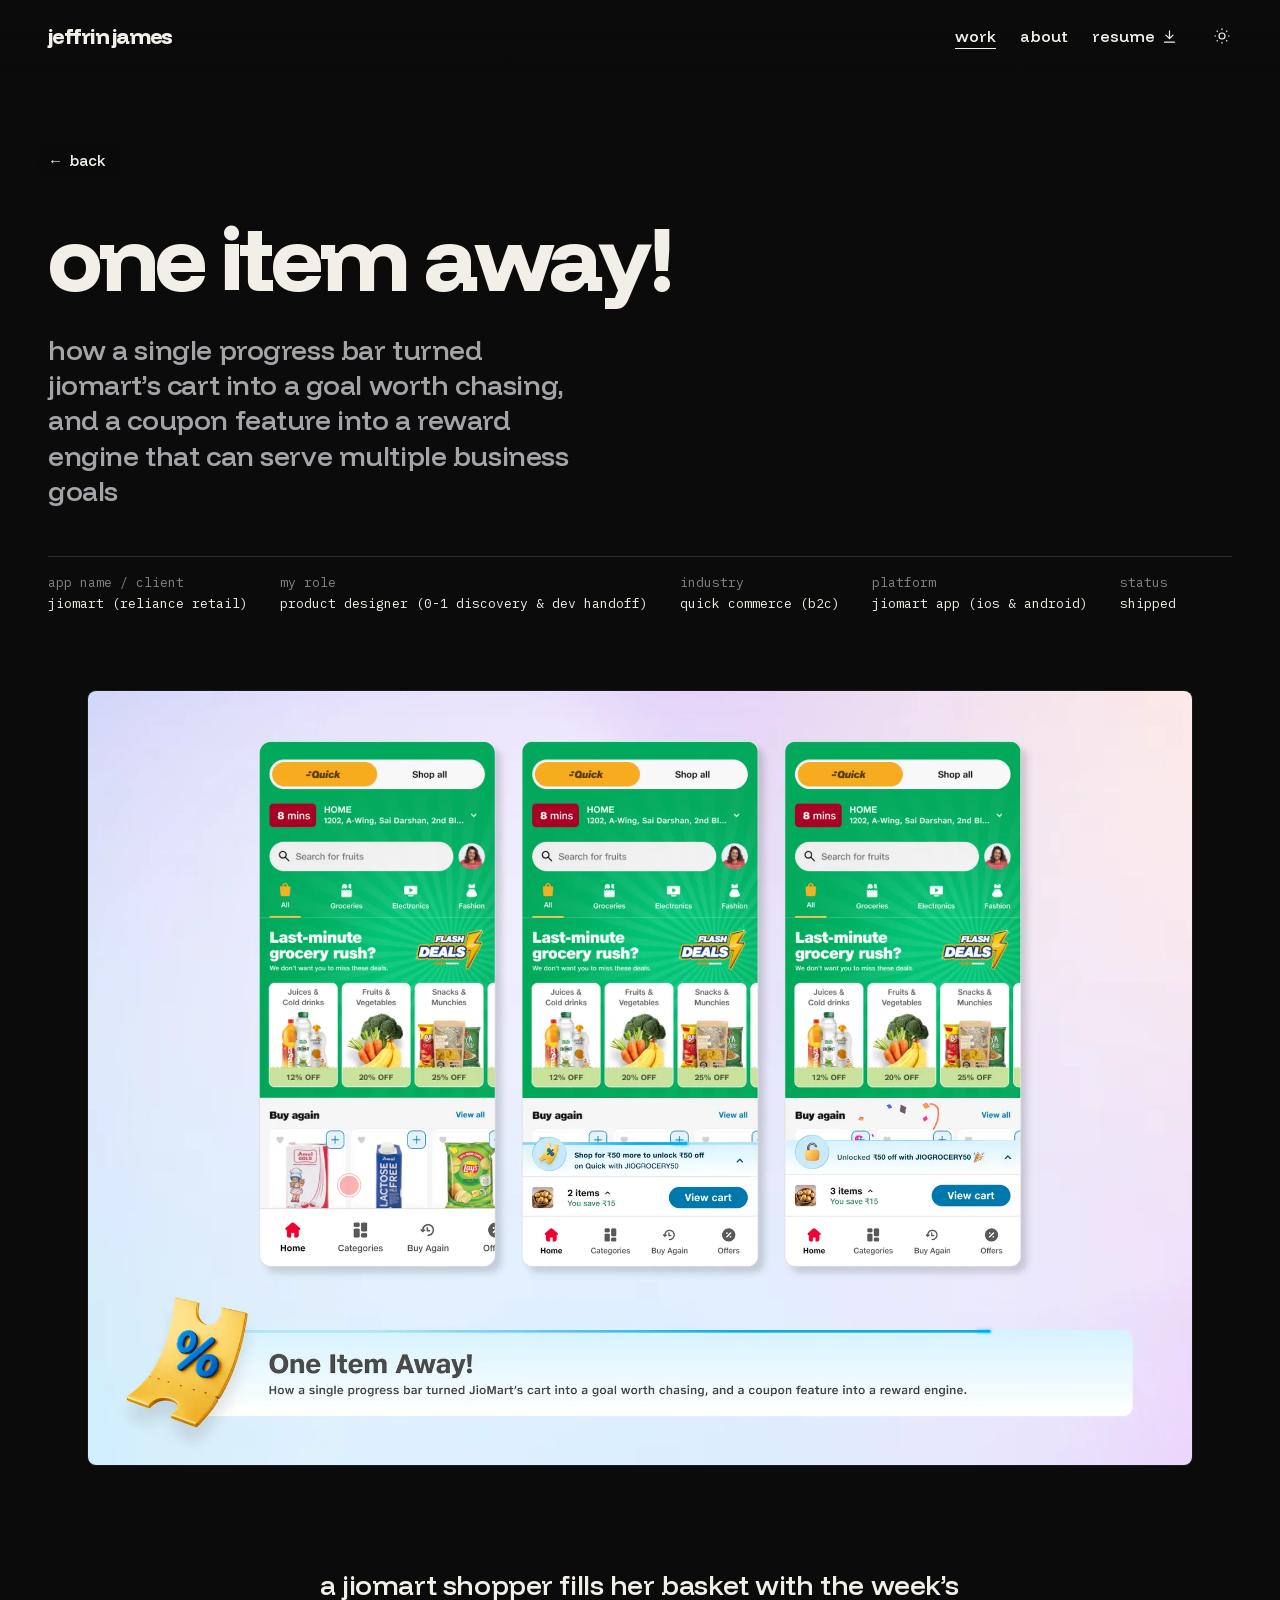
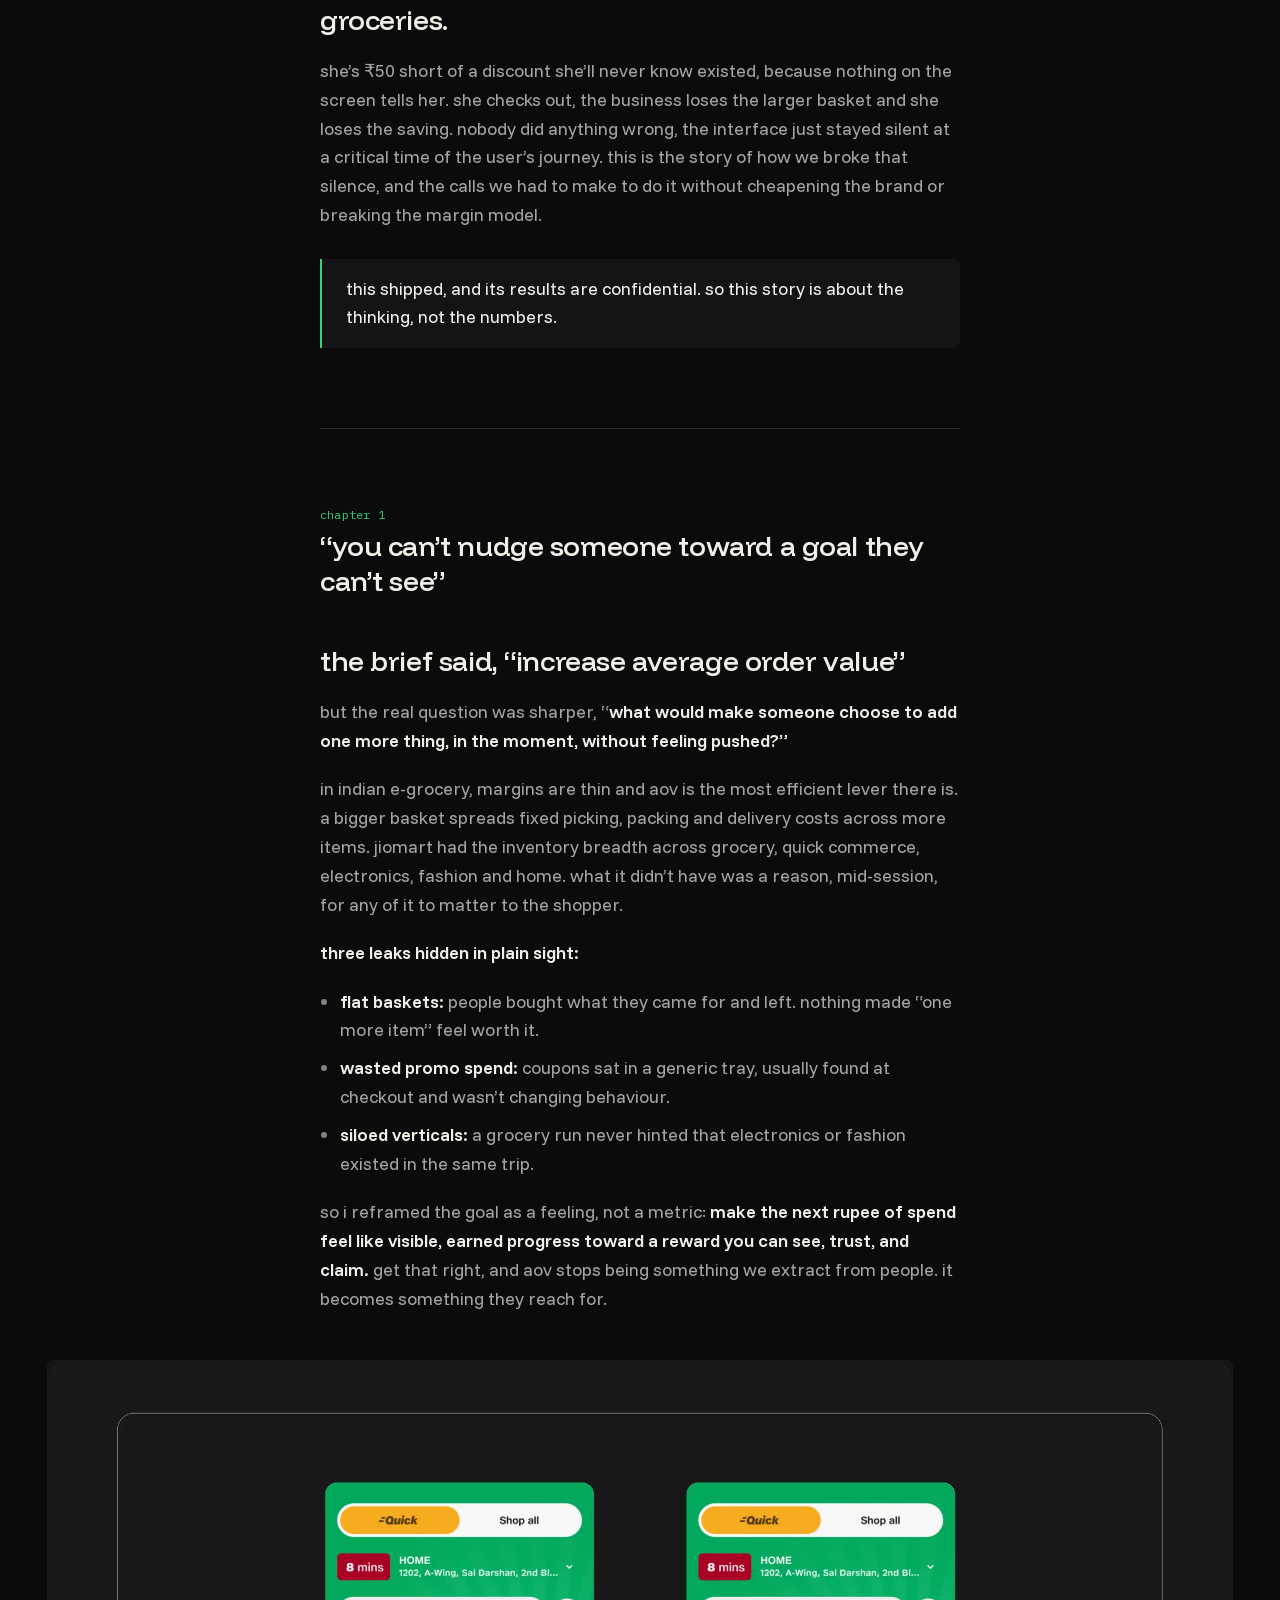
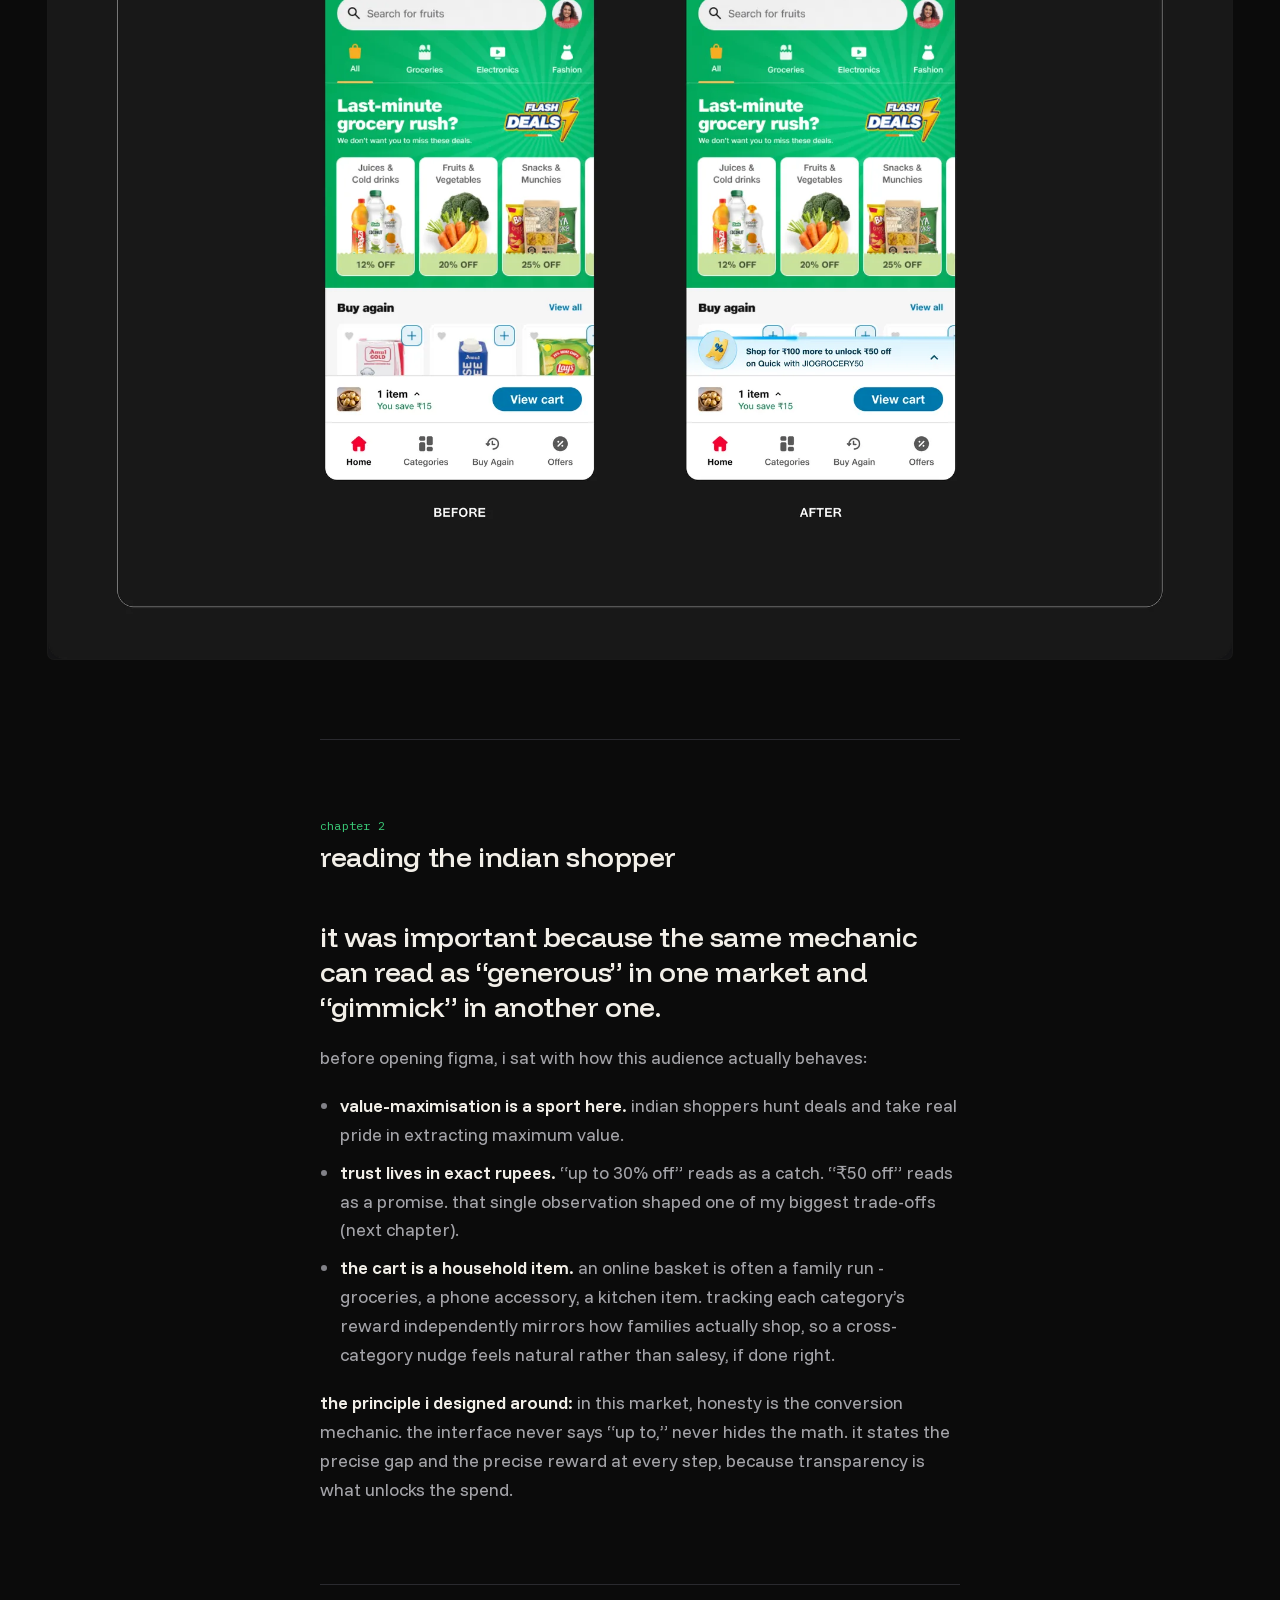
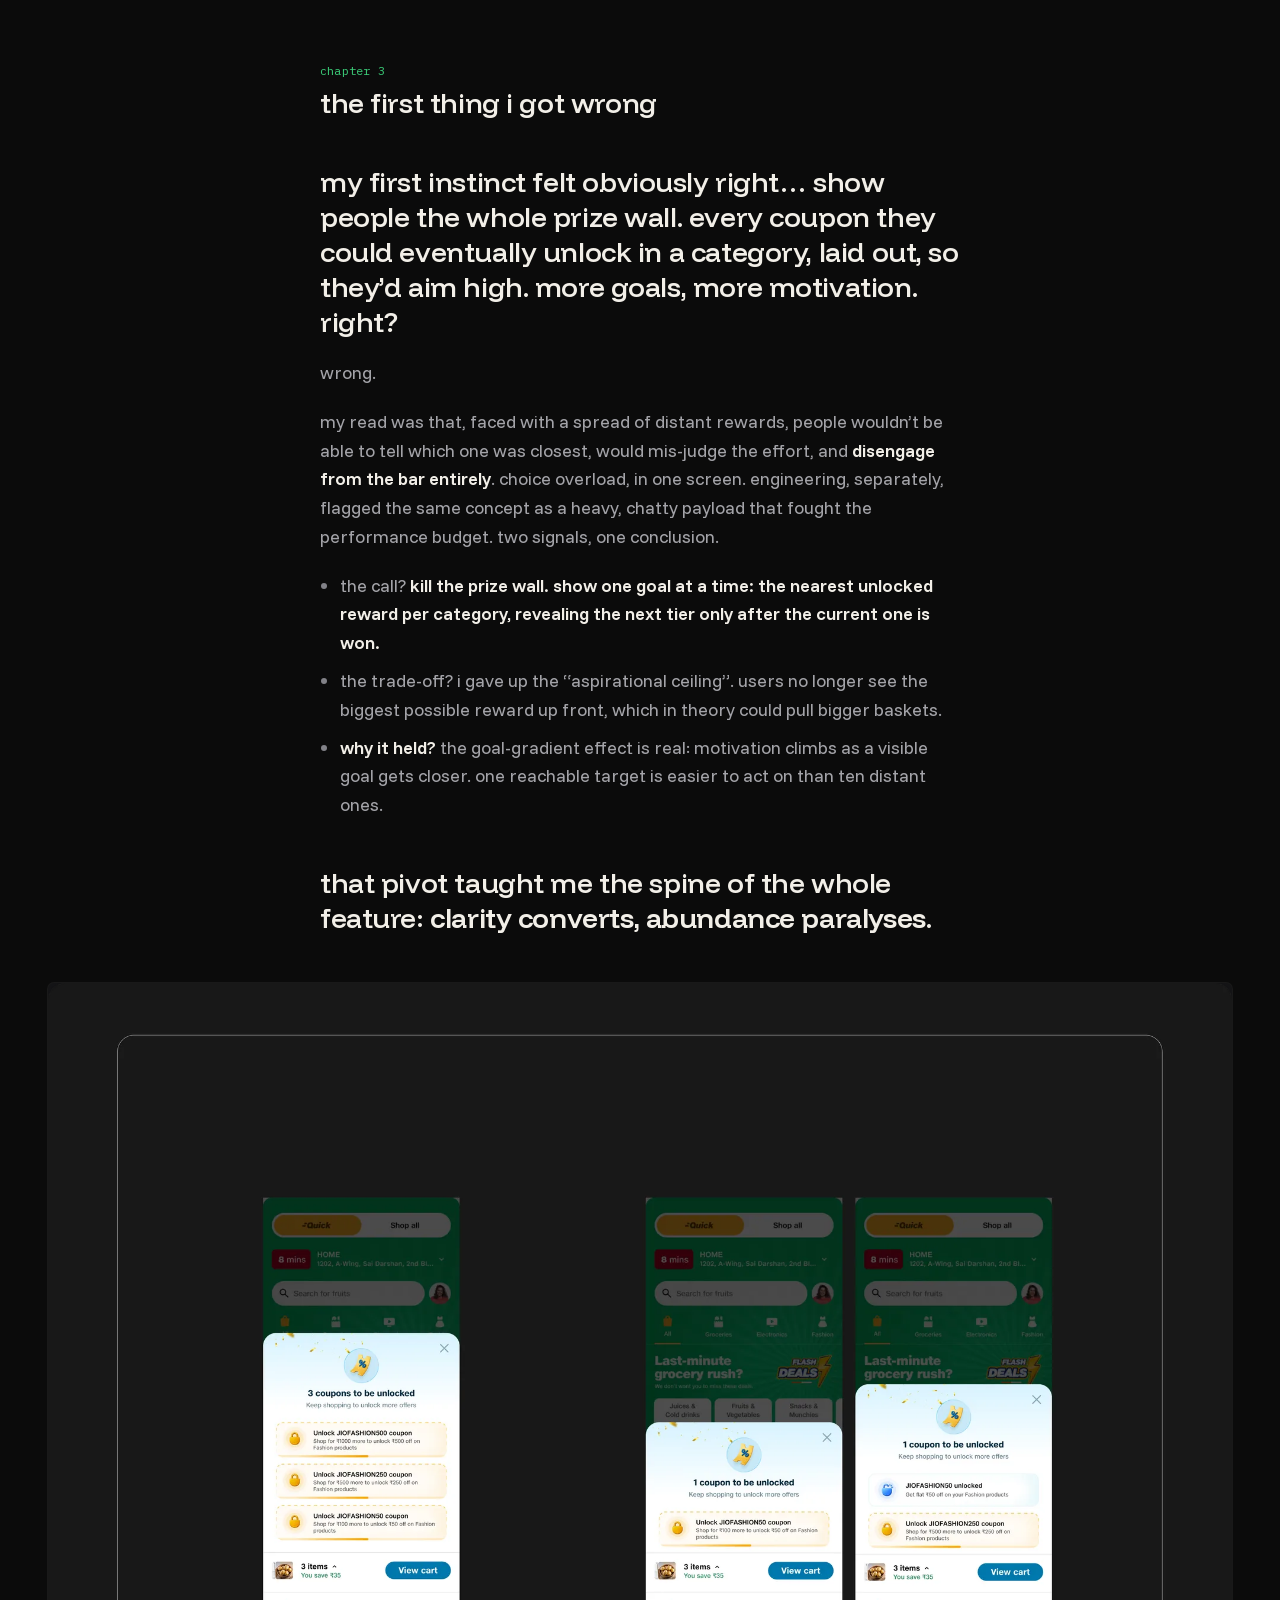
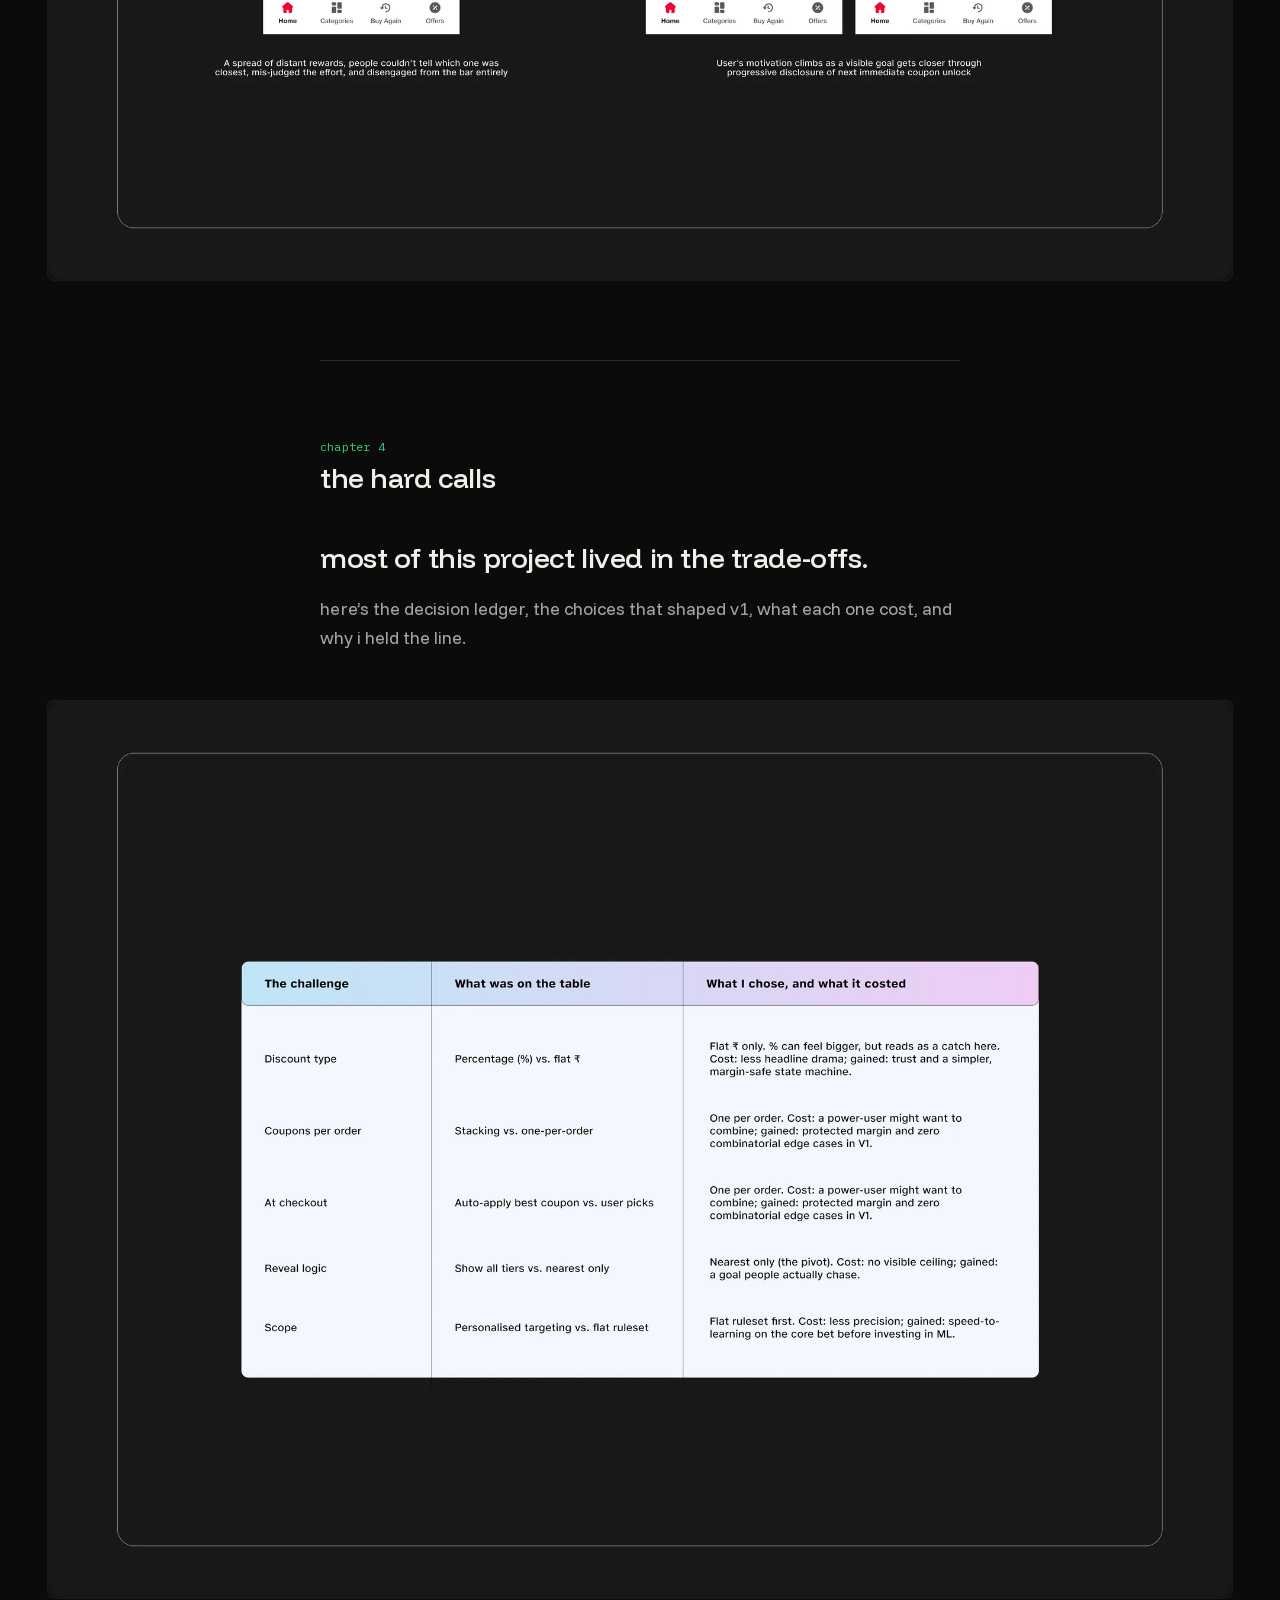
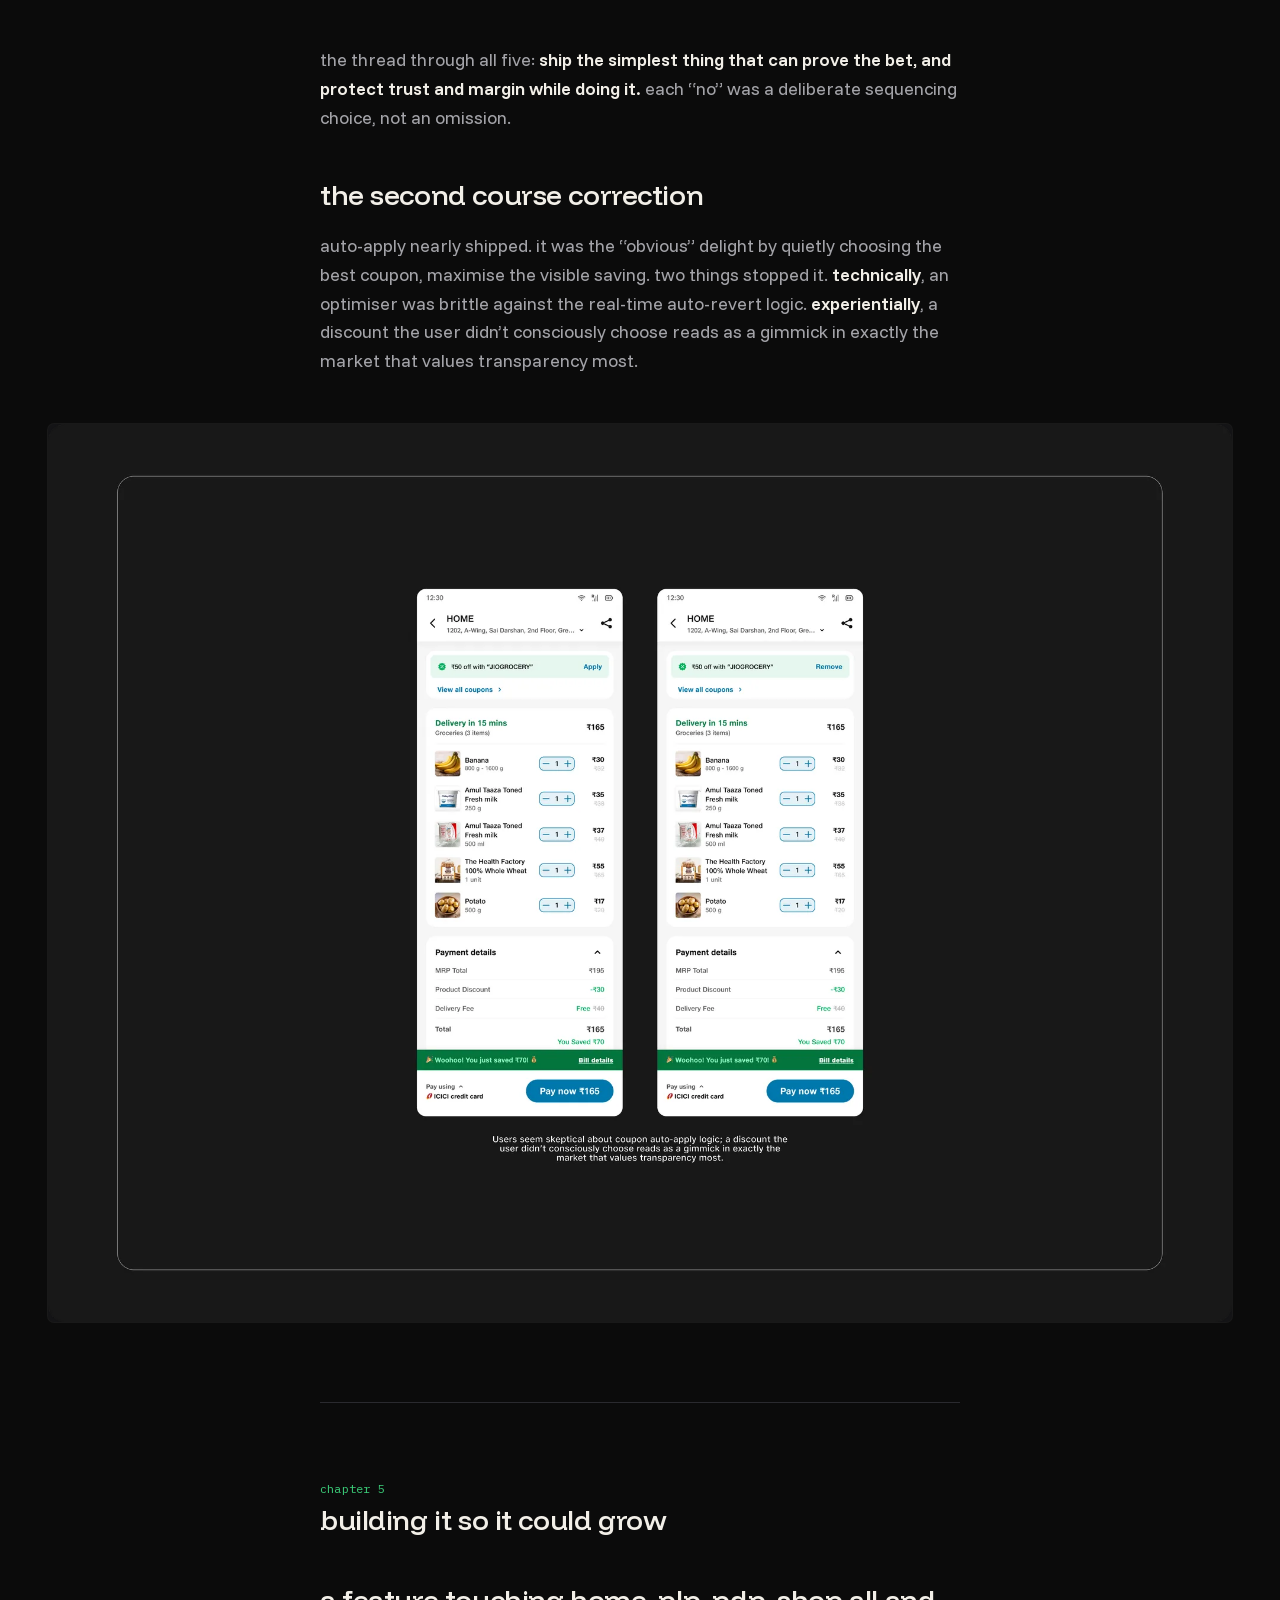
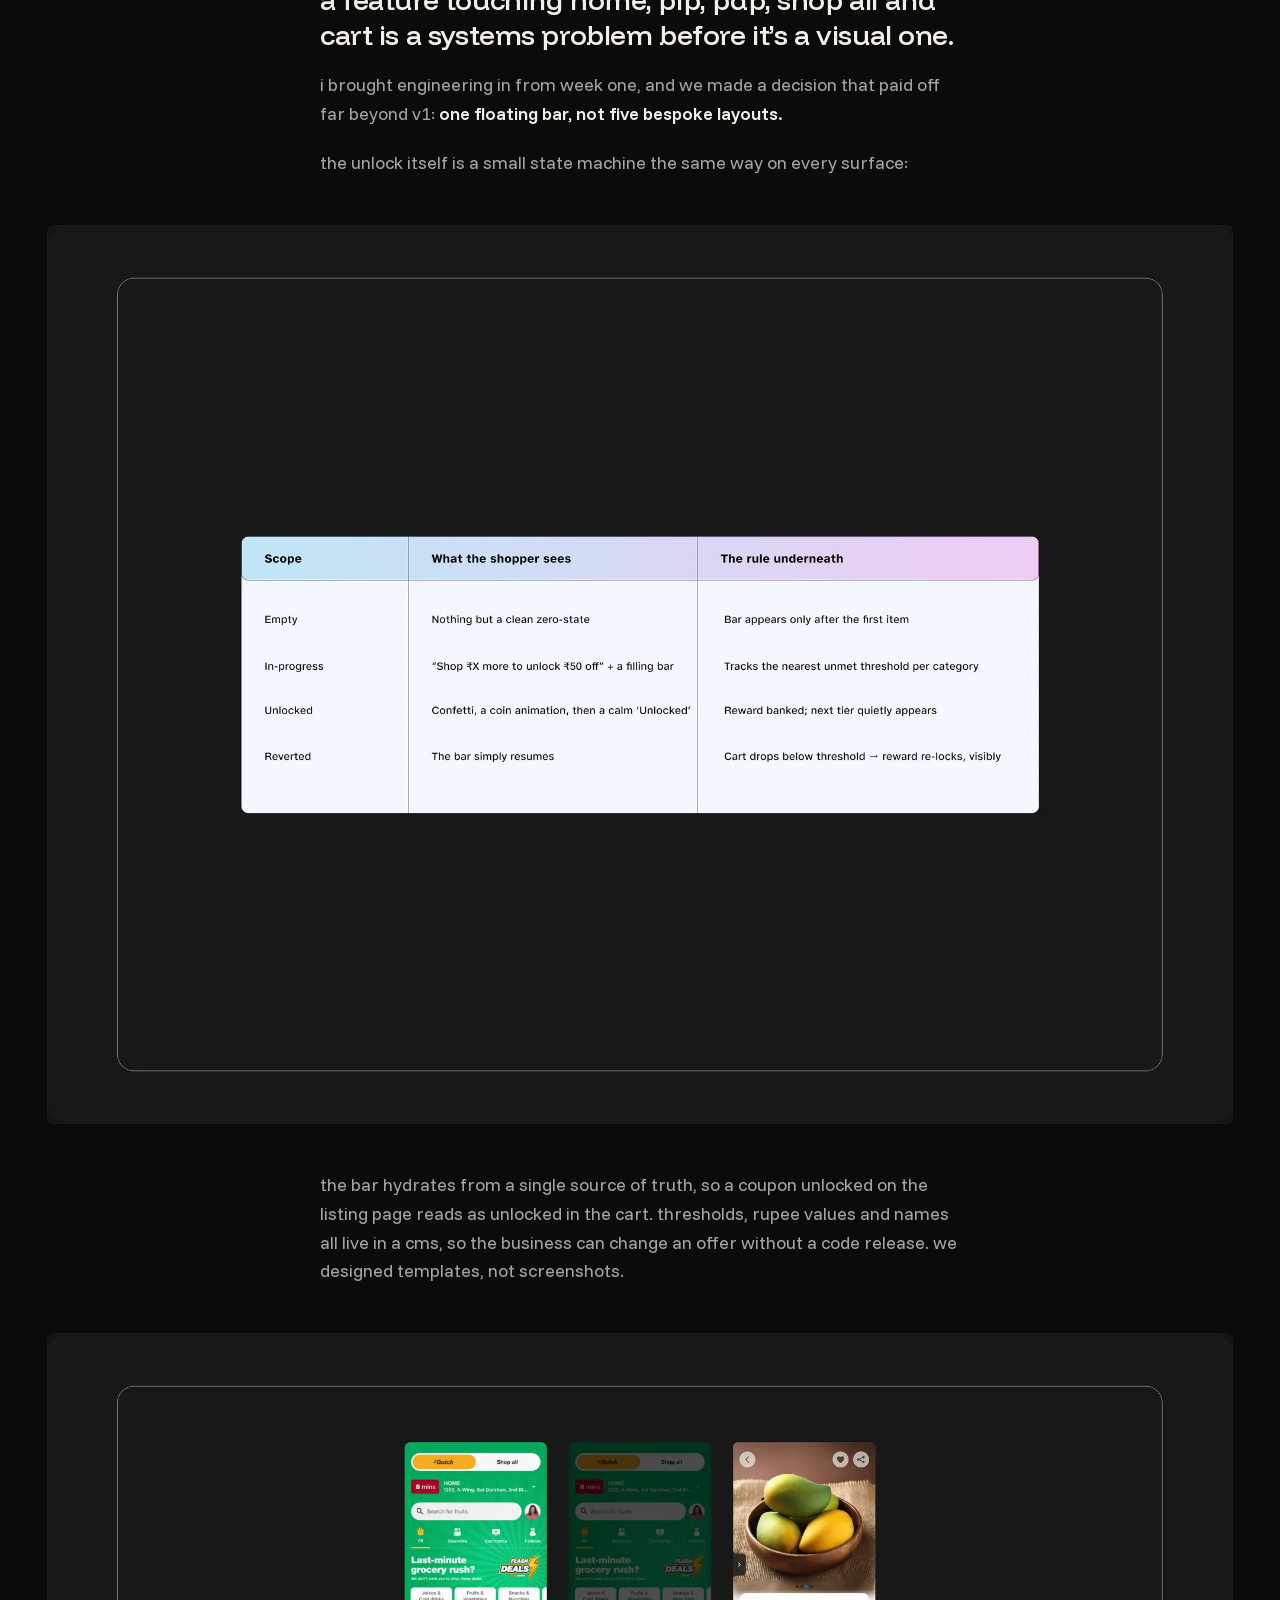
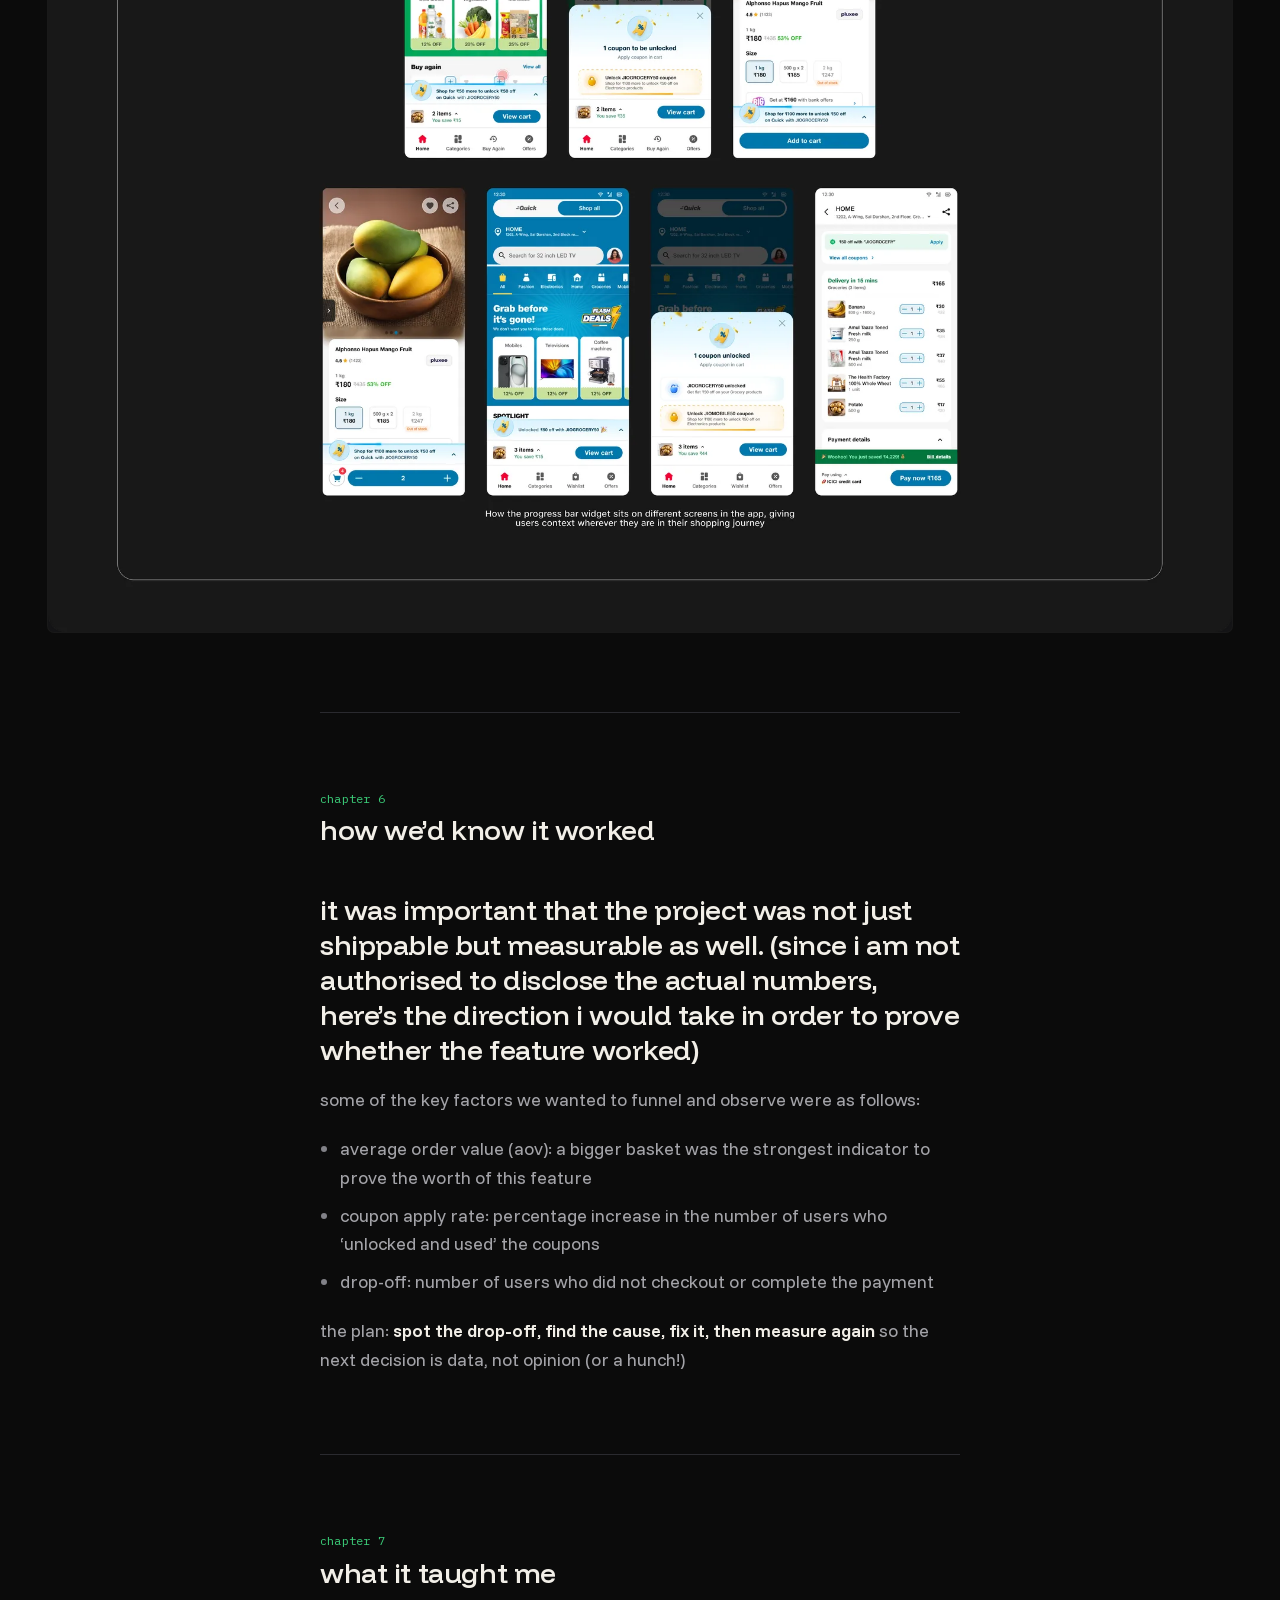
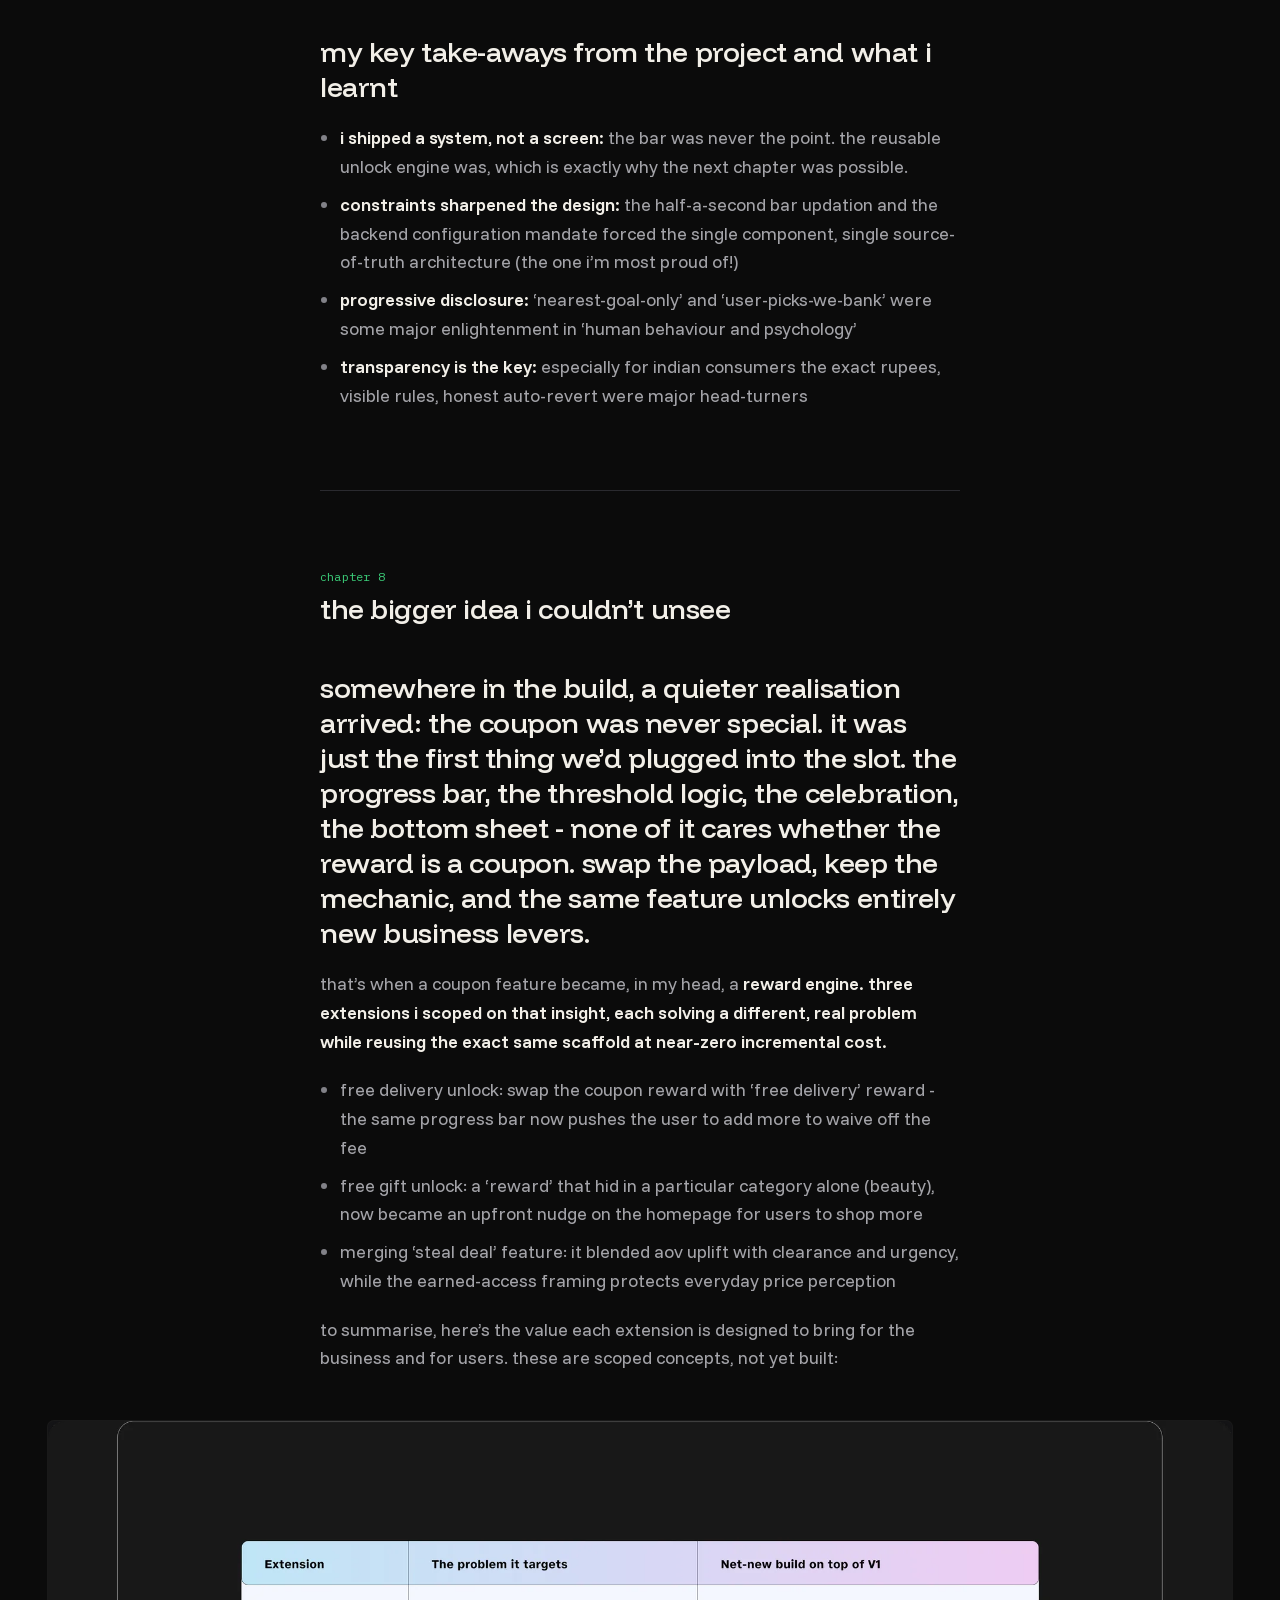
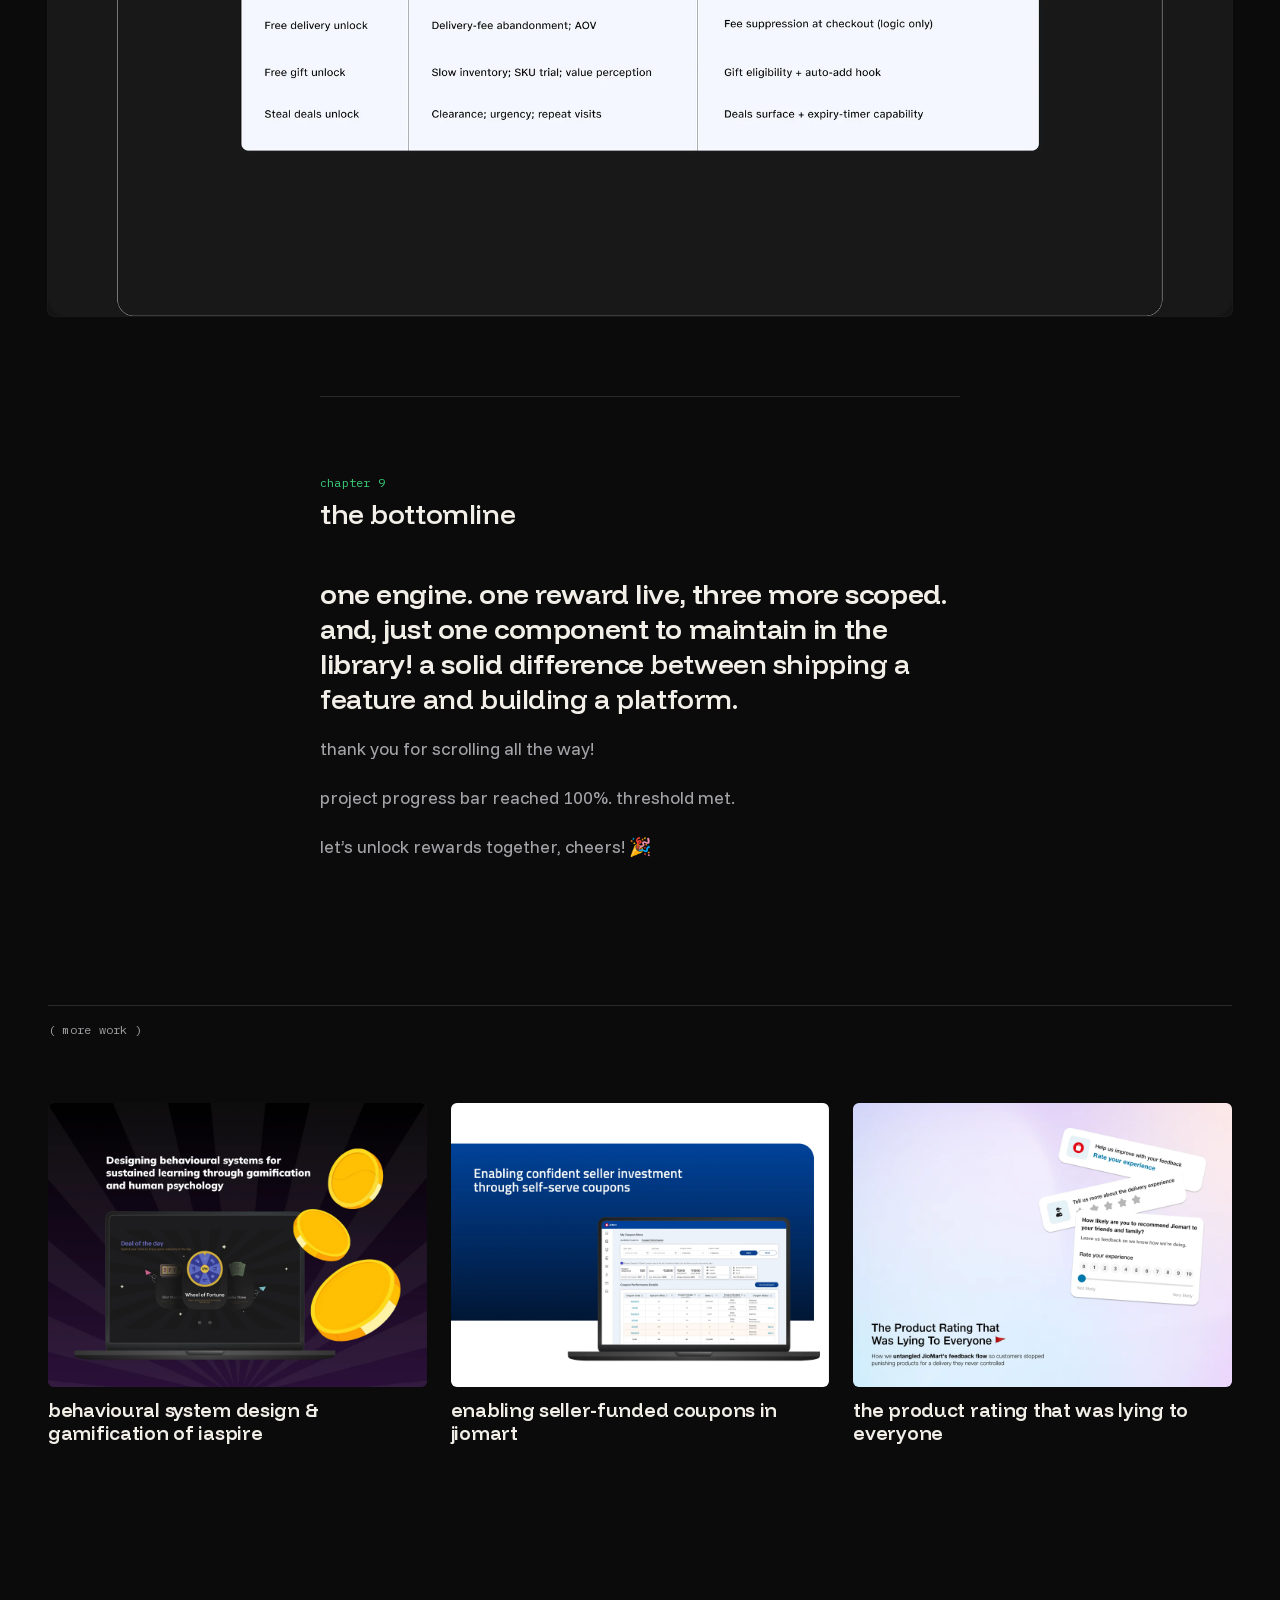
<file: work/one-item-away/index.html>
<!DOCTYPE html><html lang="en" data-theme="dark"> <head><meta charset="utf-8"><meta name="viewport" content="width=device-width, initial-scale=1"><title>One Item Away! — jeffrin james</title><meta name="description" content="How a cart progress bar turned average order value into a goal shoppers wanted to reach, not a number we pushed them to hit"><link rel="canonical" href="https://jeffrinjames.co/work/one-item-away/"><meta property="og:type" content="website"><meta property="og:site_name" content="jeffrin james"><meta property="og:title" content="One Item Away! — jeffrin james"><meta property="og:description" content="How a cart progress bar turned average order value into a goal shoppers wanted to reach, not a number we pushed them to hit"><meta property="og:url" content="https://jeffrinjames.co/work/one-item-away/"><meta property="og:image" content="https://jeffrinjames.co/og/one-item-away.jpg"><meta property="og:image:width" content="1200"><meta property="og:image:height" content="630"><meta name="twitter:card" content="summary_large_image"><script type="application/ld+json">{"@context":"https://schema.org","@type":"CreativeWork","name":"One Item Away!","description":"How a cart progress bar turned average order value into a goal shoppers wanted to reach, not a number we pushed them to hit","url":"https://jeffrinjames.co/work/one-item-away/","image":"https://jeffrinjames.co/work/one-item-away/card.webp","author":{"@type":"Person","@id":"https://jeffrinjames.co/#jeffrin","name":"Jeffrin James"}}</script><meta name="theme-color" content="#0b0b0b"><link rel="icon" href="/favicon.ico" sizes="48x48"><link rel="icon" type="image/png" sizes="96x96" href="/favicon-96.png"><link rel="icon" type="image/png" sizes="32x32" href="/favicon-32.png"><link rel="apple-touch-icon" href="/apple-touch-icon.png"><script>
    (function () {
      var t = 'dark';
      try { t = localStorage.getItem('theme') || 'dark'; } catch (e) {}
      document.documentElement.setAttribute('data-theme', t);
      document.documentElement.classList.add('js');
      try { var n = performance.getEntriesByType('navigation')[0]; if (n && n.type === 'reload' && location.pathname === '/') history.scrollRestoration = 'manual'; } catch (e) {}
    })();
  </script><link rel="stylesheet" href="/assets/about.CB3WPT-3.css"></head> <body style="--dot:#3ccf7a"> <a class="skip" href="#main">Skip to content</a> <header class="site-header"> <div class="wrap"> <a class="brand" href="/" aria-label="jeffrin james, home"><span class="brand-name">jeffrin james</span></a> <nav class="nav" aria-label="Main"> <a href="/#work" aria-current="page">work</a> <a href="/about/">about</a> <a class="resume-link" href="/Jeffrin_James_Resume_Product_Designer.pdf" download title="download resume">resume
<svg viewBox="0 0 24 24" fill="none" stroke="currentColor" stroke-width="1.7" stroke-linecap="round" stroke-linejoin="round" aria-hidden="true"><path d="M12 4v11M7 10l5 5 5-5M5 20h14"></path></svg> </a> <button class="theme-toggle" type="button" aria-label="Switch to light theme" data-theme-toggle> <svg class="moon" viewBox="0 0 24 24" fill="none" stroke="currentColor" stroke-width="1.6" aria-hidden="true"><path d="M20 14.5A8 8 0 0 1 9.5 4a8 8 0 1 0 10.5 10.5Z"></path></svg> <svg class="sun" viewBox="0 0 24 24" fill="none" stroke="currentColor" stroke-width="1.6" aria-hidden="true"><circle cx="12" cy="12" r="4"></circle><path d="M12 2v2M12 20v2M4.9 4.9l1.4 1.4M17.7 17.7l1.4 1.4M2 12h2M20 12h2M4.9 19.1l1.4-1.4M17.7 6.3l1.4-1.4"></path></svg> </button> </nav> </div> </header> <main id="main">   <article> <div class="back-bar wrap"><a class="back" href="/#work" data-back><span aria-hidden="true">←</span> back</a></div> <header class="cs-head wrap"> <h1 class="cs-title">One Item Away!</h1> <p class="cs-intro">How a single progress bar turned JioMart’s cart into a goal worth chasing, and a coupon feature into a reward engine that can serve multiple business goals</p> <dl class="cs-meta"> <div><dt>App name / Client</dt><dd>JioMart (Reliance Retail)</dd></div><div><dt>My Role</dt><dd>Product Designer (0-1 discovery &amp; dev handoff)</dd></div><div><dt>Industry</dt><dd>Quick Commerce (B2C)</dd></div><div><dt>Platform</dt><dd>JioMart App (iOS &amp; Android)</dd></div><div><dt>Status</dt><dd>Shipped</dd></div> </dl> <figure class="cs-hero"><img src="/work/one-item-away/card.webp" alt="" width="2000" height="1500"></figure> </header> <div class="wrap"> <div class="prose"><h2 id="a-jiomart-shopper-fills-her-basket-with-the-weeks-groceries">A JioMart shopper fills her basket with the week’s groceries.</h2>
<p>She’s ₹50 short of a discount she’ll never know existed, because nothing on the screen tells her. She checks out, the business loses the larger basket and she loses the saving. Nobody did anything wrong, the interface just stayed silent at a critical time of the user’s journey. This is the story of how we broke that silence, and the calls we had to make to do it without cheapening the brand or breaking the margin model.</p>
<blockquote>
<p>This shipped, and its results are confidential. So this story is about the thinking, not the numbers.</p>
</blockquote>
<hr>
<h2><span class="ch">Chapter 1</span>“You can’t nudge someone toward a goal they can’t see”</h2>
<h2 id="the-brief-said-increase-average-order-value">The brief said, “Increase Average Order Value”</h2>
<p>But the real question was sharper, “<strong>What would make someone choose to add one more thing, in the moment, without feeling pushed?”</strong></p>
<p>In Indian e-grocery, margins are thin and AOV is the most efficient lever there is. A bigger basket spreads fixed picking, packing and delivery costs across more items. JioMart had the inventory breadth across Grocery, Quick Commerce, Electronics, Fashion and Home. What it didn’t have was a reason, mid-session, for any of it to matter to the shopper.</p>
<p><strong>Three leaks hidden in plain sight:</strong></p>
<ul>
<li><strong>Flat baskets:</strong> People bought what they came for and left. Nothing made “one more item” feel worth it.</li>
<li><strong>Wasted promo spend:</strong> Coupons sat in a generic tray, usually found at checkout and wasn’t changing behaviour.</li>
<li><strong>Siloed verticals:</strong> A grocery run never hinted that Electronics or Fashion existed in the same trip.</li>
</ul>
<p>So I reframed the goal as a feeling, not a metric: <strong>make the next rupee of spend feel like visible, earned progress toward a reward you can see, trust, and claim.</strong> Get that right, and AOV stops being something we extract from people. It becomes something they reach for.</p>
<p><img src="/work/one-item-away/ch1.webp" alt="Coupon unlock progress bar across JioMart screens"></p>
<hr>
<h2><span class="ch">Chapter 2</span>Reading the Indian Shopper</h2>
<h2 id="it-was-important-because-the-same-mechanic-can-read-as-generous-in-one-market-and-gimmick-in-another-one">It was important because the same mechanic can read as “generous” in one market and “gimmick” in another one.</h2>
<p>Before opening Figma, I sat with how this audience actually behaves:</p>
<ul>
<li><strong>Value-maximisation is a sport here.</strong> Indian shoppers hunt deals and take real pride in extracting maximum value.</li>
<li><strong>Trust lives in exact rupees.</strong> “Up to 30% off” reads as a catch. “₹50 off” reads as a promise. That single observation shaped one of my biggest trade-offs (next chapter).</li>
<li><strong>The cart is a household item.</strong> An online basket is often a family run - groceries, a phone accessory, a kitchen item. Tracking each category’s reward independently mirrors how families actually shop, so a cross-category nudge feels natural rather than salesy, if done right.</li>
</ul>
<p><strong>The principle I designed around:</strong> In this market, honesty is the conversion mechanic. The interface never says “up to,” never hides the math. It states the precise gap and the precise reward at every step, because transparency is what unlocks the spend.</p>
<hr>
<h2><span class="ch">Chapter 3</span>The First Thing I Got Wrong</h2>
<h2 id="my-first-instinct-felt-obviously-right-show-people-the-whole-prize-wall-every-coupon-they-could-eventually-unlock-in-a-category-laid-out-so-theyd-aim-high-more-goals-more-motivation-right">My first instinct felt obviously right… Show people the whole prize wall. Every coupon they could eventually unlock in a category, laid out, so they’d aim high. More goals, more motivation. Right?</h2>
<p>Wrong.</p>
<p>My read was that, faced with a spread of distant rewards, people wouldn’t be able to tell which one was closest, would mis-judge the effort, and <strong>disengage from the bar entirely</strong>. Choice overload, in one screen. Engineering, separately, flagged the same concept as a heavy, chatty payload that fought the performance budget. Two signals, one conclusion.</p>
<ul>
<li>The call? <strong>Kill the prize wall. Show one goal at a time: the nearest unlocked reward per category, revealing the next tier only after the current one is won.</strong></li>
<li>The trade-off? I gave up the “aspirational ceiling”. Users no longer see the biggest possible reward up front, which in theory could pull bigger baskets.</li>
<li><strong>Why it held?</strong> The goal-gradient effect is real: motivation climbs as a visible goal gets closer. One reachable target is easier to act on than ten distant ones.</li>
</ul>
<h2 id="that-pivot-taught-me-the-spine-of-the-whole-feature-clarity-converts-abundance-paralyses">That pivot taught me the spine of the whole feature: <strong>clarity converts, abundance paralyses.</strong></h2>
<p><img src="/work/one-item-away/ch3.webp" alt="Nearest-goal-only progress bar"></p>
<hr>
<h2><span class="ch">Chapter 4</span>The Hard Calls</h2>
<h2 id="most-of-this-project-lived-in-the-trade-offs">Most of this project lived in the trade-offs.</h2>
<p>Here’s the decision ledger, the choices that shaped V1, what each one cost, and why I held the line.</p>
<p><img src="/work/one-item-away/hard-calls.webp" alt="The decision ledger: five calls that shaped V1"></p>
<p>The thread through all five: <strong>ship the simplest thing that can prove the bet, and protect trust and margin while doing it.</strong> Each “no” was a deliberate sequencing choice, not an omission.</p>
<h2 id="the-second-course-correction">The second course correction</h2>
<p>Auto-apply nearly shipped. It was the “obvious” delight by quietly choosing the best coupon, maximise the visible saving. Two things stopped it. <strong>Technically</strong>, an optimiser was brittle against the real-time auto-revert logic. <strong>Experientially</strong>, a discount the user didn’t consciously choose reads as a gimmick in exactly the market that values transparency most.</p>
<p><img src="/work/one-item-away/auto-apply.webp" alt="Auto-apply versus user-picked coupon"></p>
<hr>
<h2><span class="ch">Chapter 5</span>Building It So It Could Grow</h2>
<h2 id="a-feature-touching-home-plp-pdp-shop-all-and-cart-is-a-systems-problem-before-its-a-visual-one">A feature touching Home, PLP, PDP, Shop All and Cart is a systems problem before it’s a visual one.</h2>
<p>I brought Engineering in from week one, and we made a decision that paid off far beyond V1: <strong>one floating bar, not five bespoke layouts.</strong></p>
<p>The unlock itself is a small state machine the same way on every surface:</p>
<p><img src="/work/one-item-away/states.webp" alt="The unlock states of the progress bar"></p>
<p>The bar hydrates from a single source of truth, so a coupon unlocked on the listing page reads as unlocked in the cart. Thresholds, rupee values and names all live in a CMS, so the business can change an offer without a code release. We designed templates, not screenshots.</p>
<p><img src="/work/one-item-away/all-screens.webp" alt="The floating bar across Home, PLP, PDP, Shop All and Cart"></p>
<hr>
<h2><span class="ch">Chapter 6</span>How We’d Know It Worked</h2>
<h2 id="[base64]">It was important that the project was not just shippable but measurable as well. (Since I am not authorised to disclose the actual numbers, here’s the direction I would take in order to prove whether the feature worked)</h2>
<p>Some of the key factors we wanted to funnel and observe were as follows:</p>
<ul>
<li>Average Order Value (AOV): A bigger basket was the strongest indicator to prove the worth of this feature</li>
<li>Coupon apply rate: Percentage increase in the number of users who ‘unlocked and used’ the coupons</li>
<li>Drop-off: Number of users who did not checkout or complete the payment</li>
</ul>
<p>The plan: <strong>spot the drop-off, find the cause, fix it, then measure again</strong> so the next decision is data, not opinion (or a hunch!)</p>
<hr>
<h2><span class="ch">Chapter 7</span>What It Taught Me</h2>
<h2 id="my-key-take-aways-from-the-project-and-what-i-learnt">My key take-aways from the project and what I learnt</h2>
<ul>
<li><strong>I shipped a system, not a screen:</strong> The bar was never the point. The reusable unlock engine was, which is exactly why the next chapter was possible.</li>
<li><strong>Constraints sharpened the design:</strong> The half-a-second bar updation and the backend configuration mandate forced the single component, single source-of-truth architecture (the one I’m most proud of!)</li>
<li><strong>Progressive disclosure:</strong> ‘Nearest-goal-only’ and ‘user-picks-we-bank’ were some major enlightenment in ‘human behaviour and psychology’</li>
<li><strong>Transparency is the key:</strong> Especially for Indian consumers the exact rupees, visible rules, honest auto-revert were major head-turners</li>
</ul>
<hr>
<h2><span class="ch">Chapter 8</span>The Bigger Idea I Couldn’t Unsee</h2>
<h2 id="[base64]">Somewhere in the build, a quieter realisation arrived: the coupon was never special. It was just the first thing we’d plugged into the slot. The progress bar, the threshold logic, the celebration, the bottom sheet - none of it cares whether the reward is a coupon. Swap the payload, keep the mechanic, and the same feature unlocks entirely new business levers.</h2>
<p>That’s when a coupon feature became, in my head, a <strong>reward engine. Three extensions I scoped on that insight, each solving a different, real problem while reusing the exact same scaffold at near-zero incremental cost.</strong></p>
<ul>
<li>Free Delivery Unlock: Swap the coupon reward with ‘Free Delivery’ reward -the same progress bar now pushes the user to add more to waive off the fee</li>
<li>Free Gift Unlock: A ‘reward’ that hid in a particular category alone (Beauty), now became an upfront nudge on the homepage for users to shop more</li>
<li>Merging ‘Steal Deal’ feature: It blended AOV uplift with clearance and urgency, while the earned-access framing protects everyday price perception</li>
</ul>
<p>To summarise, here’s the value each extension is designed to bring for the business and for users. These are scoped concepts, not yet built:</p>
<p><img src="/work/one-item-away/bigger-pic.webp" alt="The reward engine and its extensions"></p>
<hr>
<h2><span class="ch">Chapter 9</span>The Bottomline</h2>
<h2 id="one-engine-one-reward-live-three-more-scoped-and-just-one-component-to-maintain-in-the-library-a-solid-difference-between-shipping-a-feature-and-building-a-platform"><strong>ONE engine. ONE reward live, THREE more scoped. And, JUST ONE component to maintain in the library! A solid difference</strong> between shipping a feature and building a platform.</h2>
<p>Thank you for scrolling all the way!</p>
<p>Project progress bar reached 100%. Threshold met.</p>
<p>Let’s unlock rewards together, cheers! 🎉</p></div> <nav class="others" aria-labelledby="others-h"> <div class="section-head"><h2 class="label" id="others-h">more work</h2></div> <ul class="others-list"> <li style="--dot:#f5b82e"> <a href="/work/iaspire/" data-cursor="view"> <span class="others-img"><img src="/work/iaspire/card.webp" alt="" width="2000" height="1500" loading="lazy" decoding="async"></span> <span class="others-title">Behavioural System Design &amp; Gamification of iAspire</span> </a> </li><li style="--dot:#5b8cff"> <a href="/work/seller-coupons/" data-cursor="view"> <span class="others-img"><img src="/work/seller-coupons/card.webp" alt="" width="2000" height="1500" loading="lazy" decoding="async"></span> <span class="others-title">Enabling Seller-Funded Coupons in JioMart</span> </a> </li><li style="--dot:#c9a7ff"> <a href="/work/product-rating/" data-cursor="view"> <span class="others-img"><img src="/work/rating/card.webp" alt="" width="2000" height="1500" loading="lazy" decoding="async"></span> <span class="others-title">The Product Rating That Was Lying To Everyone</span> </a> </li> </ul> </nav> </div> </article>  <a class="float-talk" href="#contact" aria-label="get in touch"> <svg viewBox="0 0 100 100" aria-hidden="true"><defs><path id="ring" d="M50 50m-36 0a36 36 0 1 1 72 0a36 36 0 1 1-72 0"></path></defs><text><textPath href="#ring" textLength="224" lengthAdjust="spacing">let’s talk ✦ let’s talk ✦</textPath></text></svg> <span class="talk-arrow" aria-hidden="true">↘</span> </a> </main> <p class="toast" role="status" aria-live="polite"></p> <footer class="site-footer" id="contact"> <div class="wrap"> <div class="footer-top"><span class="label">contact</span></div> <p class="talk">let’s talk?</p> <a class="email" href="mailto:jeffrinjames.design@gmail.com">jeffrinjames.design@gmail.com</a> <div class="footer-links"> <a href="/Jeffrin_James_Resume_Product_Designer.pdf" download>download resume</a> <a href="https://www.linkedin.com/in/jeffrinjames" rel="noopener" target="_blank">LinkedIn</a><a href="https://www.instagram.com/jeffrinjames/" rel="noopener" target="_blank">Instagram</a> </div> <div class="footer-base"> <span>© 2026 jeffrin james</span> <a href="#main" class="to-top">back to top ↑</a> </div> </div> </footer> <script type="module" src="/assets/Base.astro_astro_type_script_index_0_lang.DTvl9XS0.js"></script> <script data-goatcounter="https://jeffrinjames.goatcounter.com/count" async src="https://gc.zgo.at/count.js"></script> </body> </html>
</file>
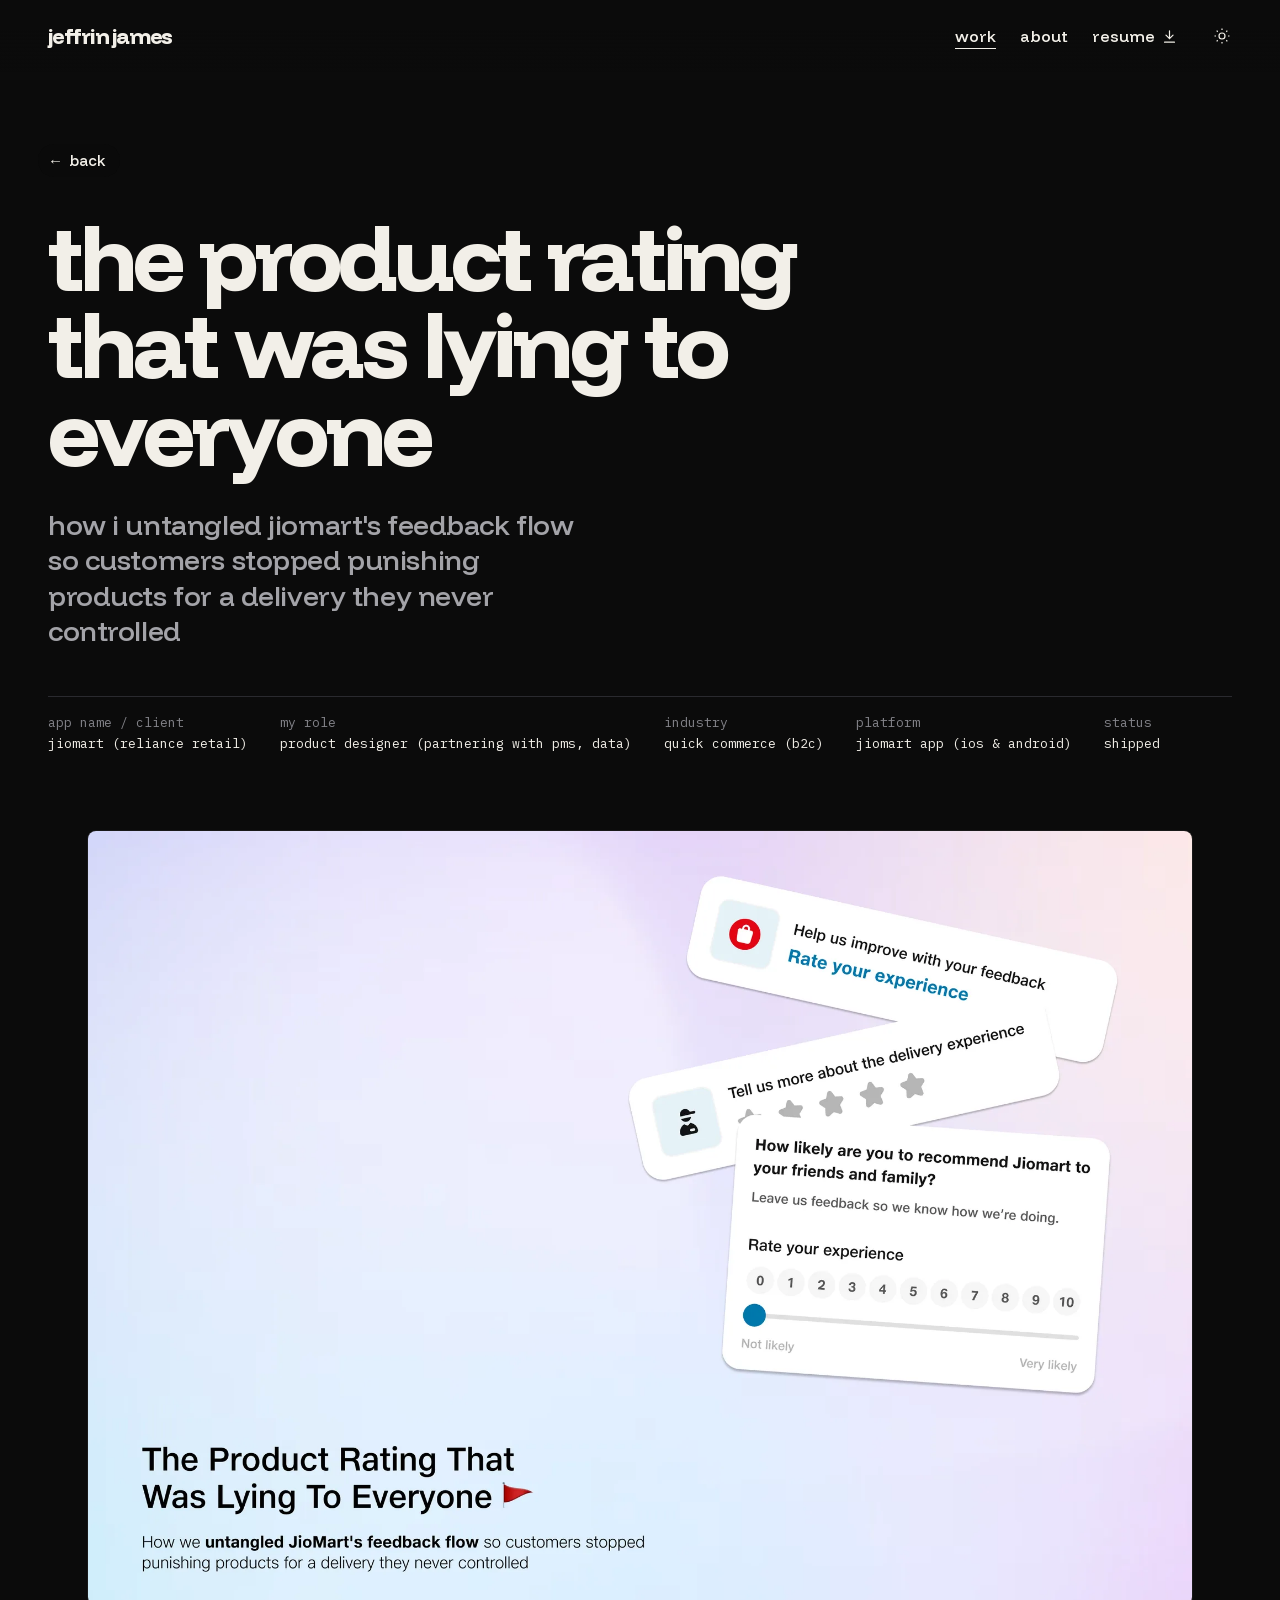
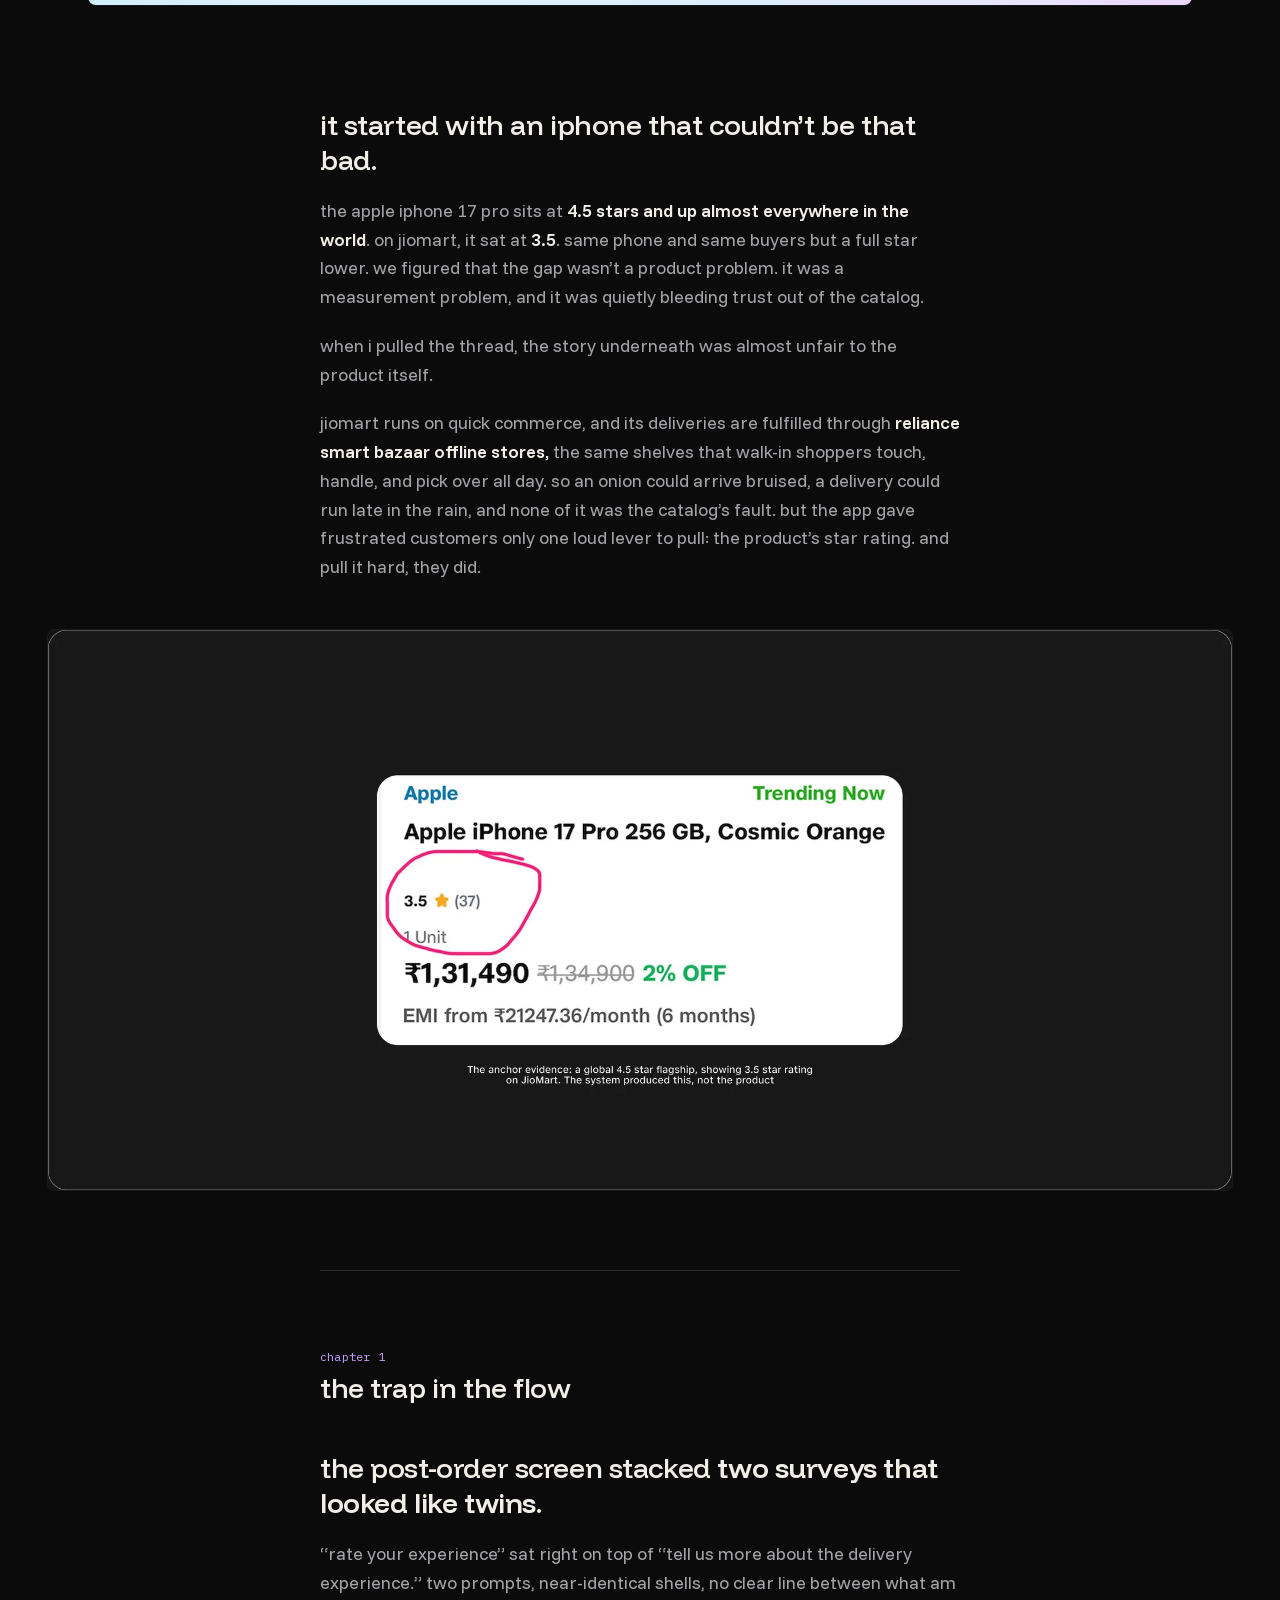
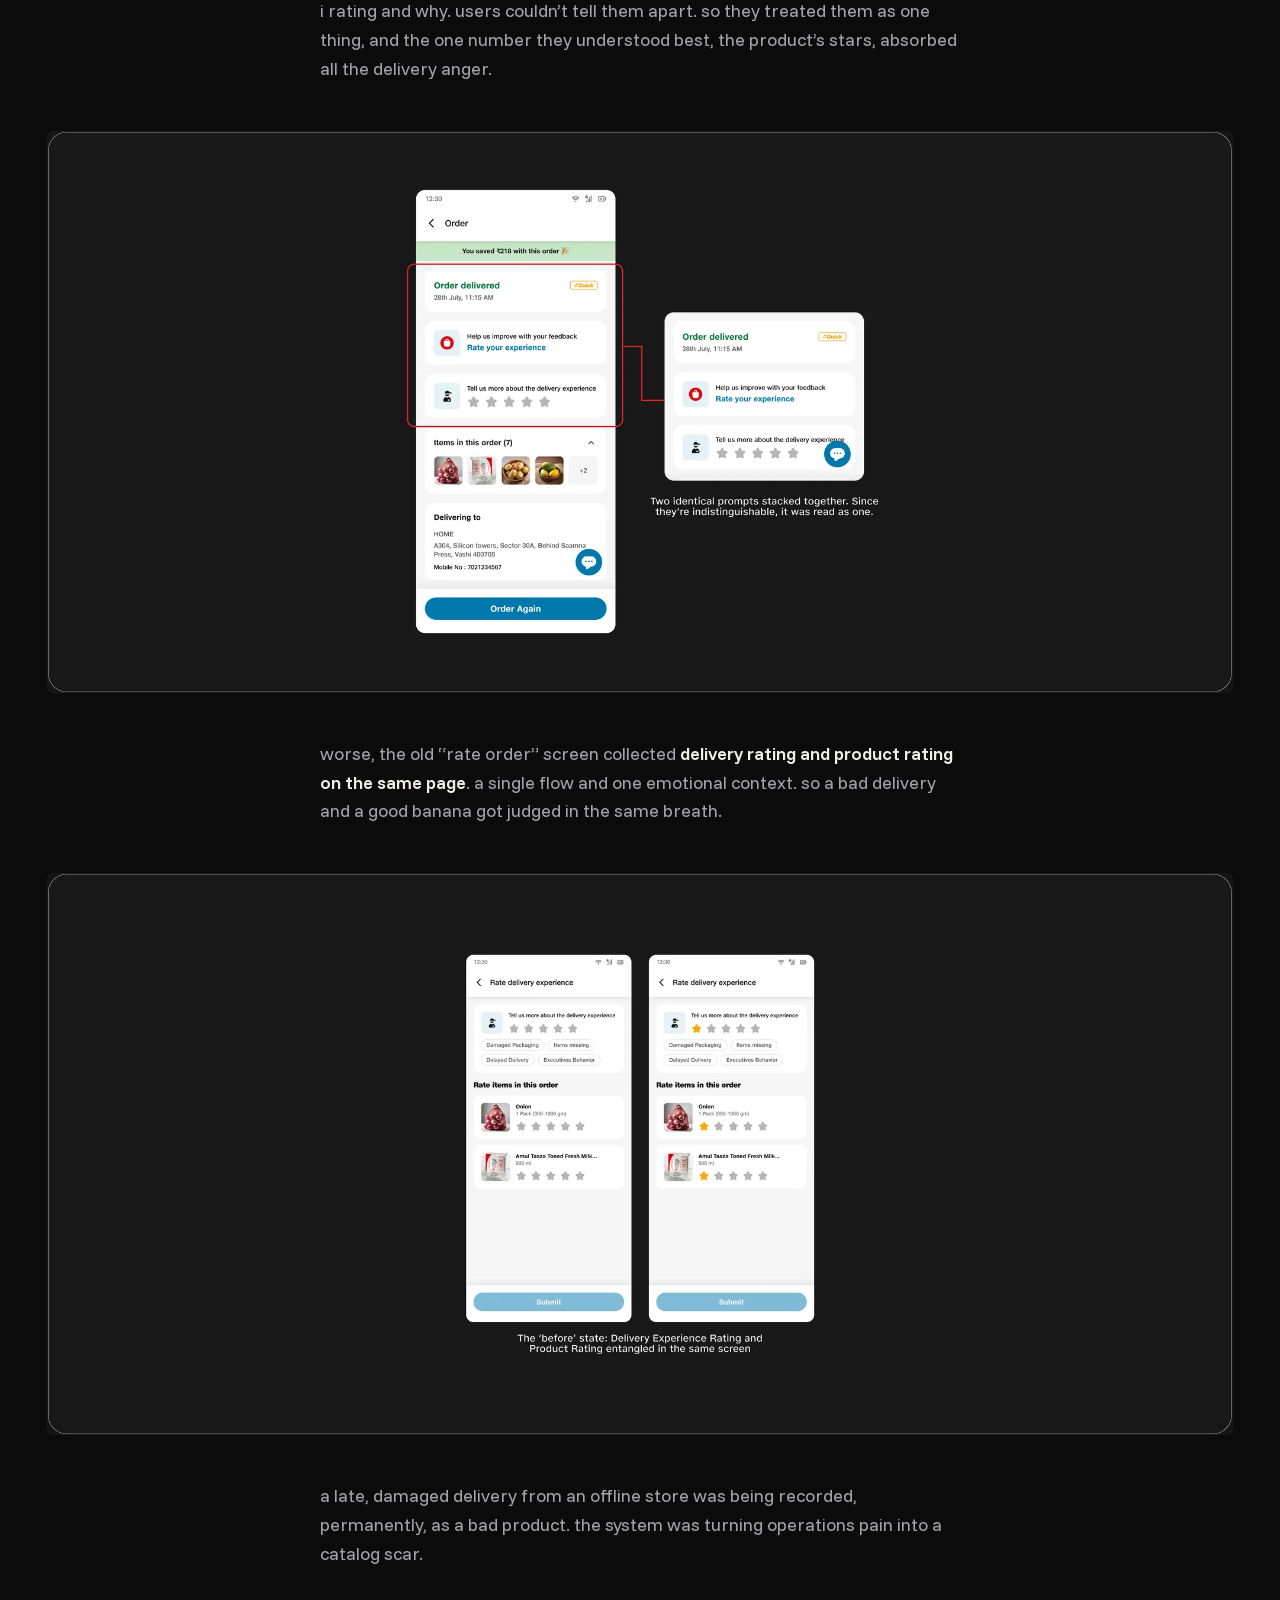
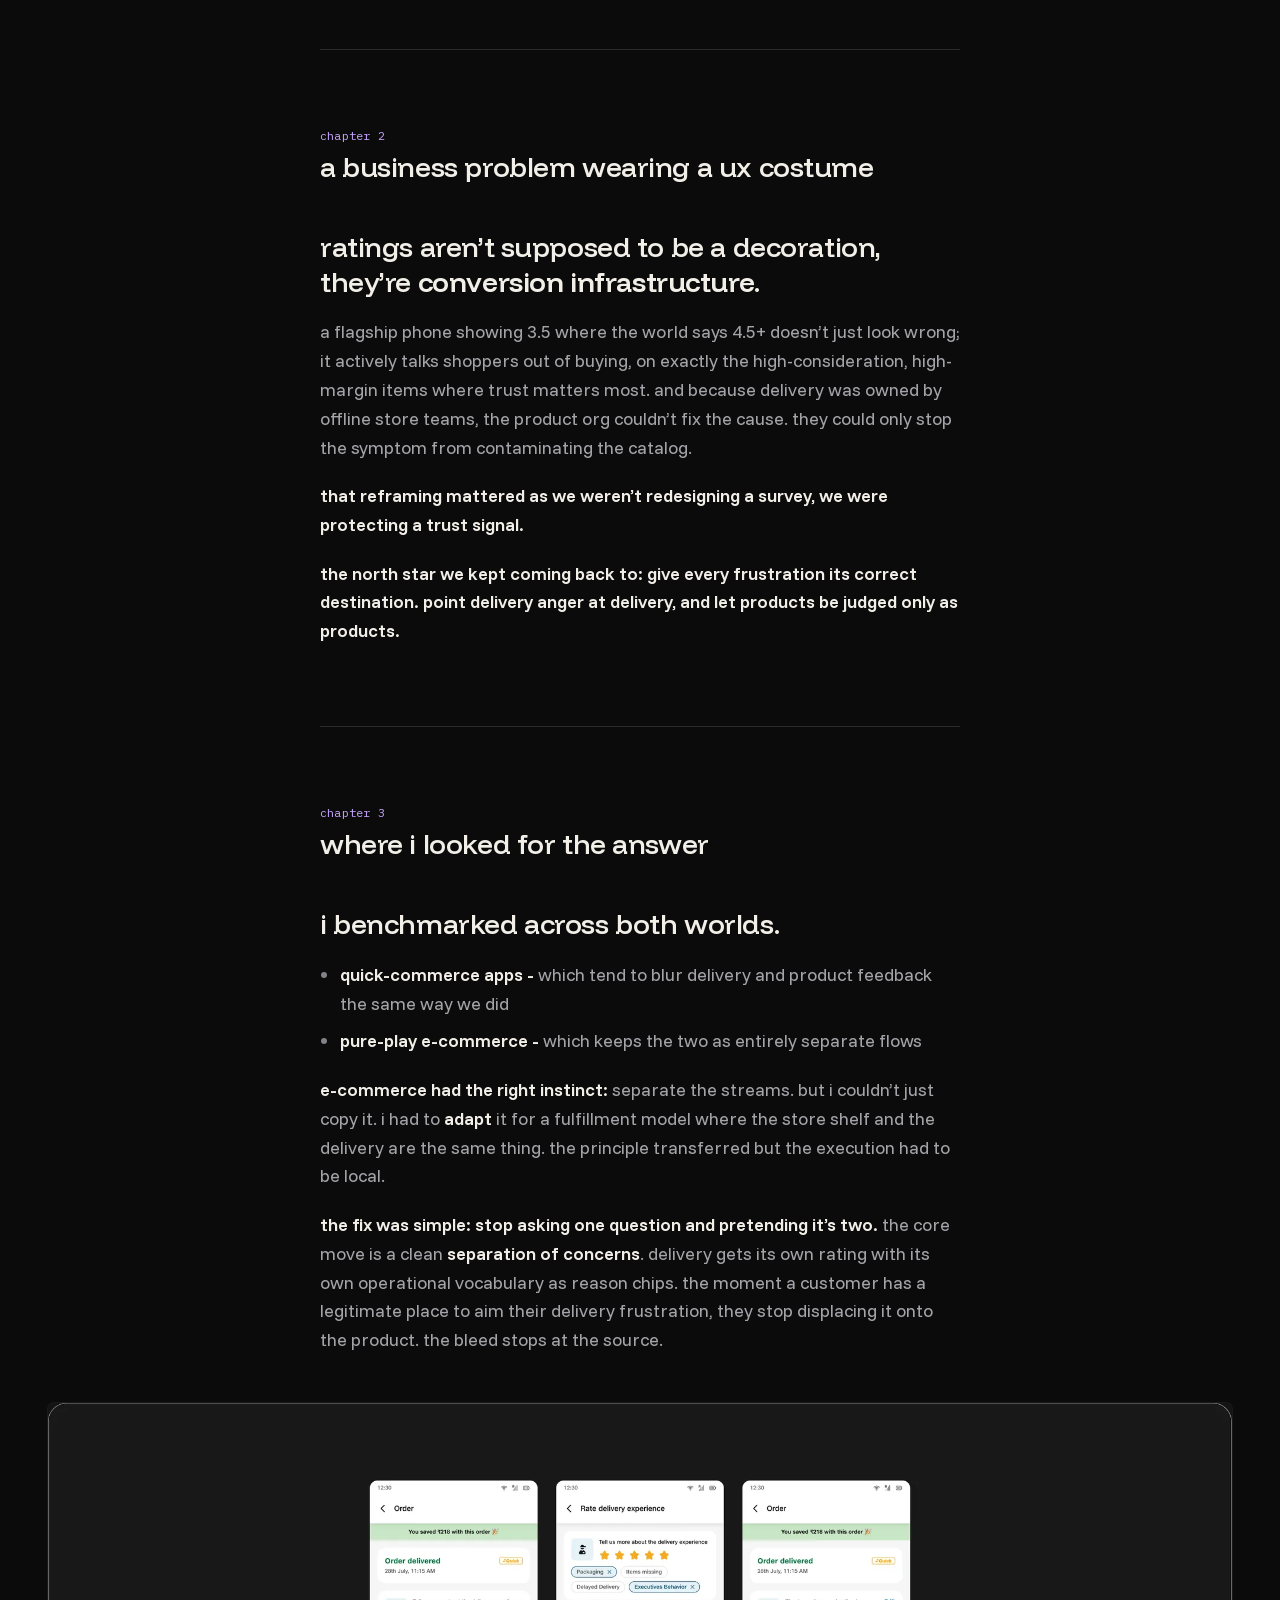
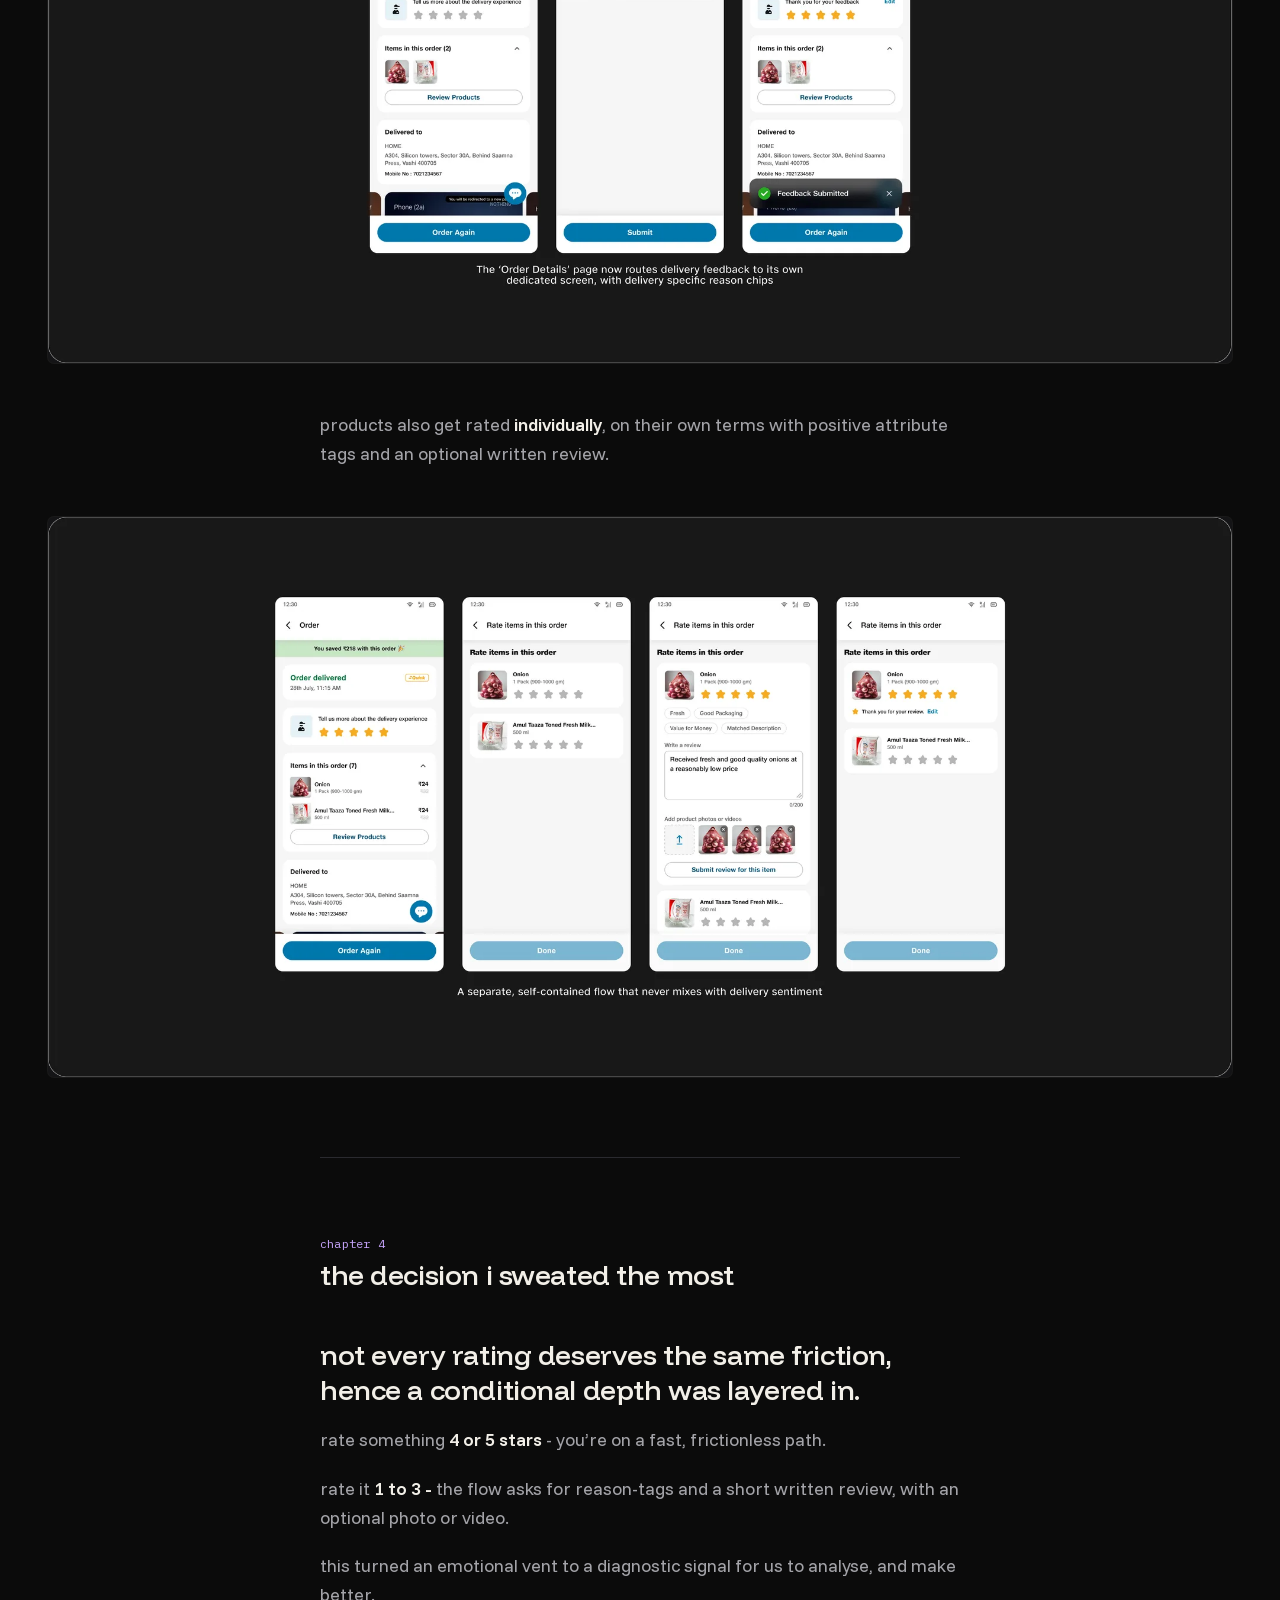
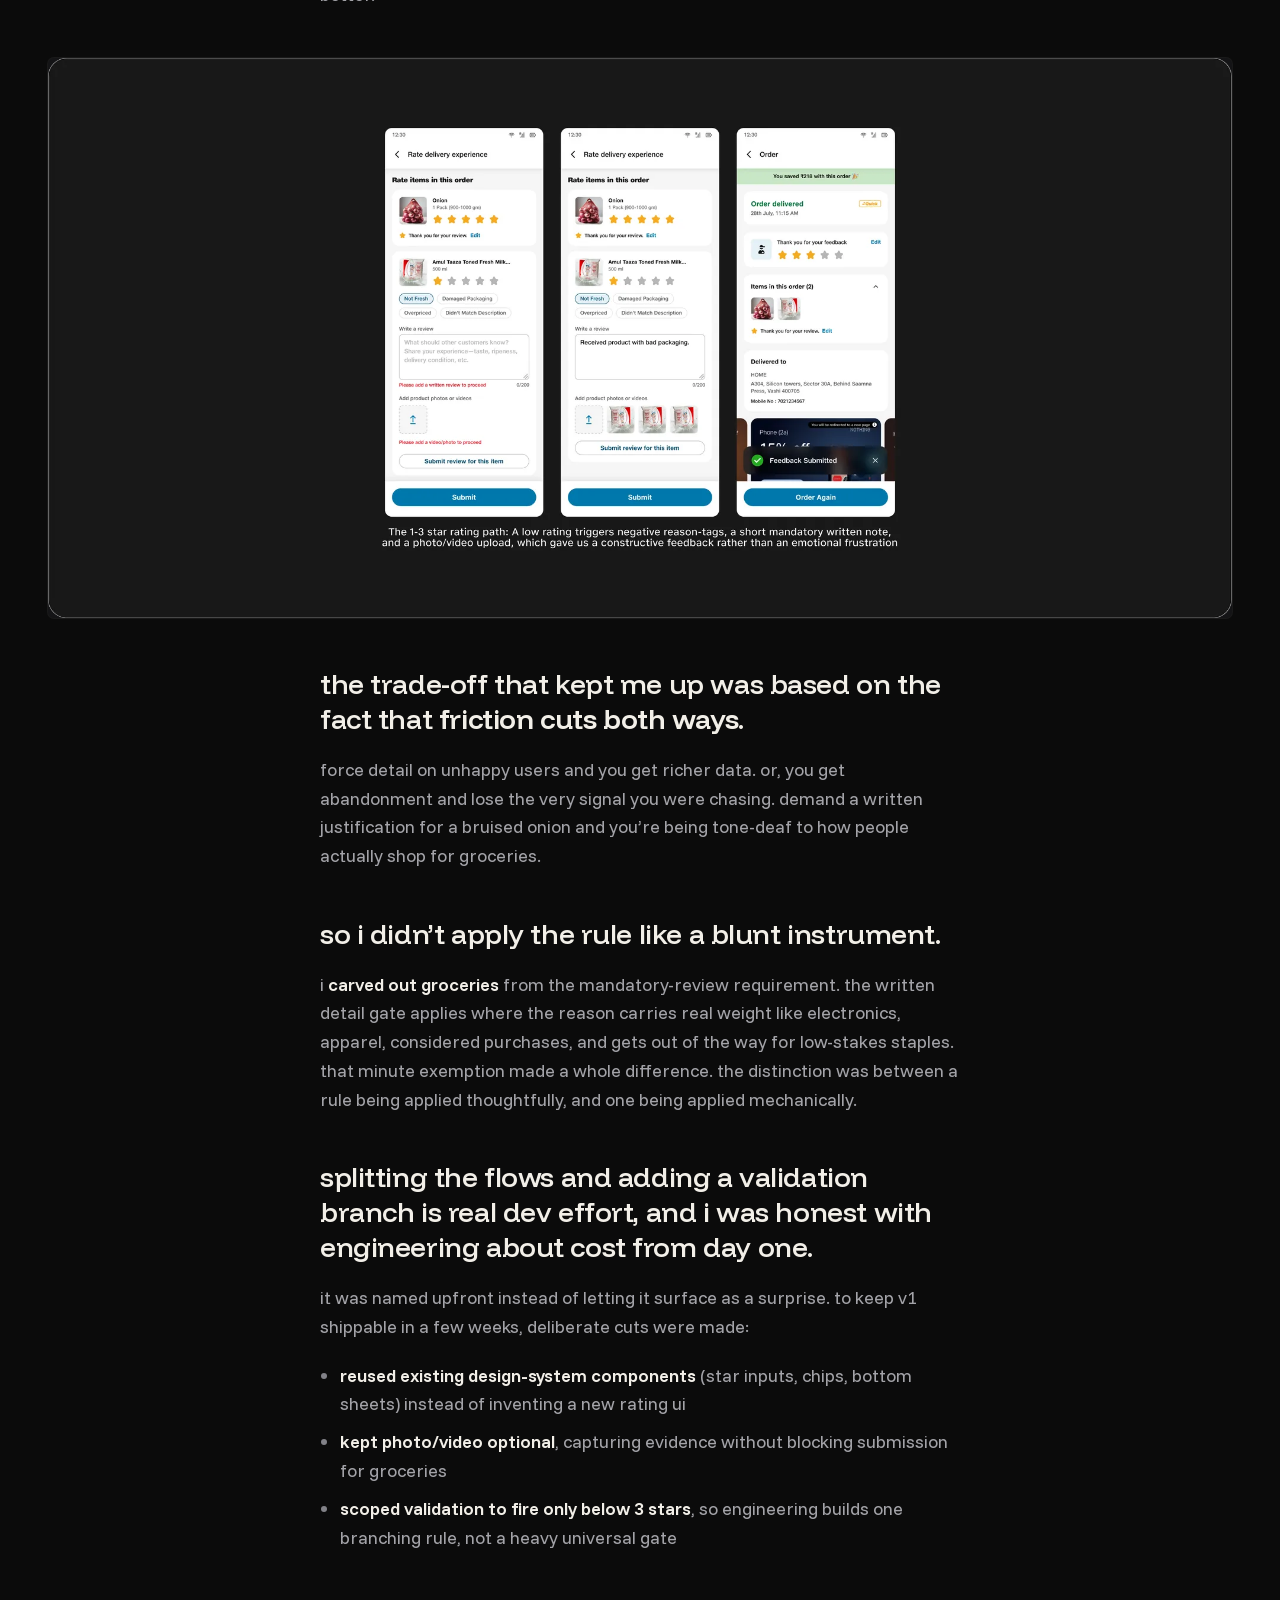
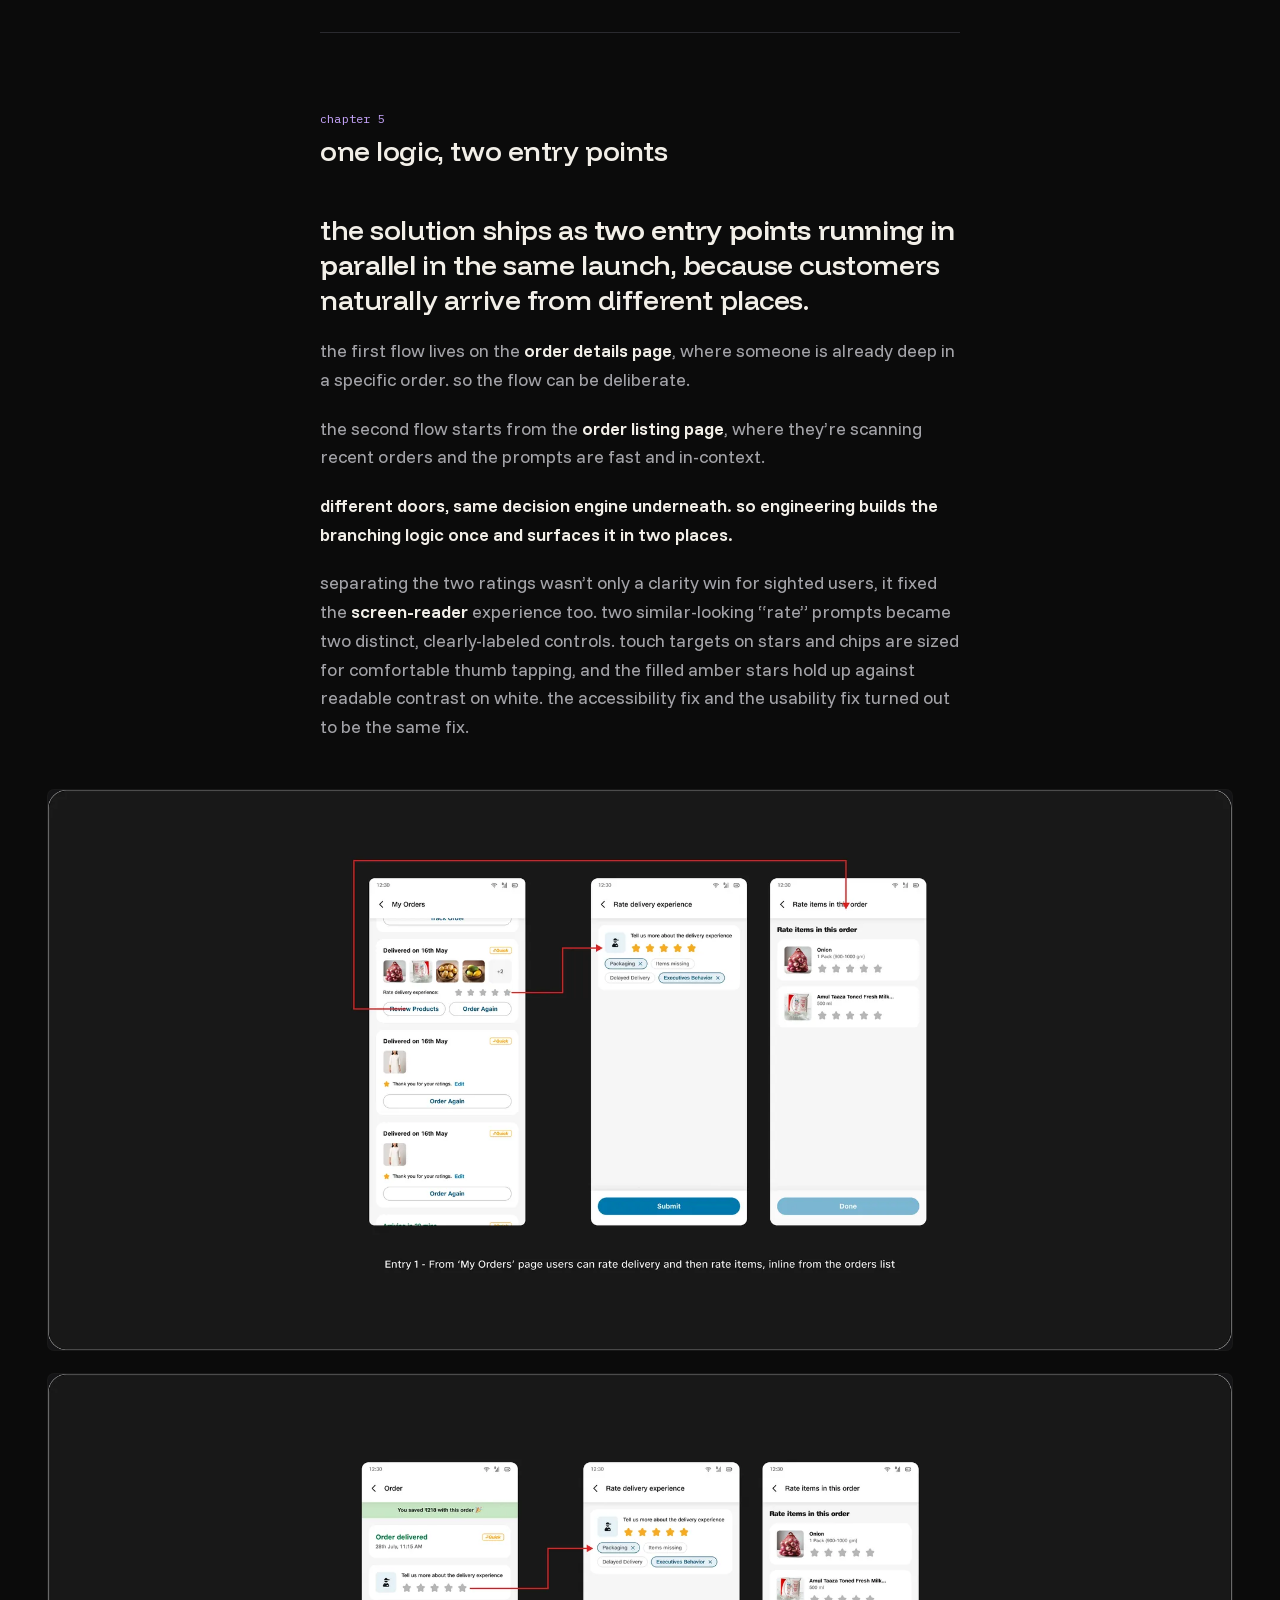
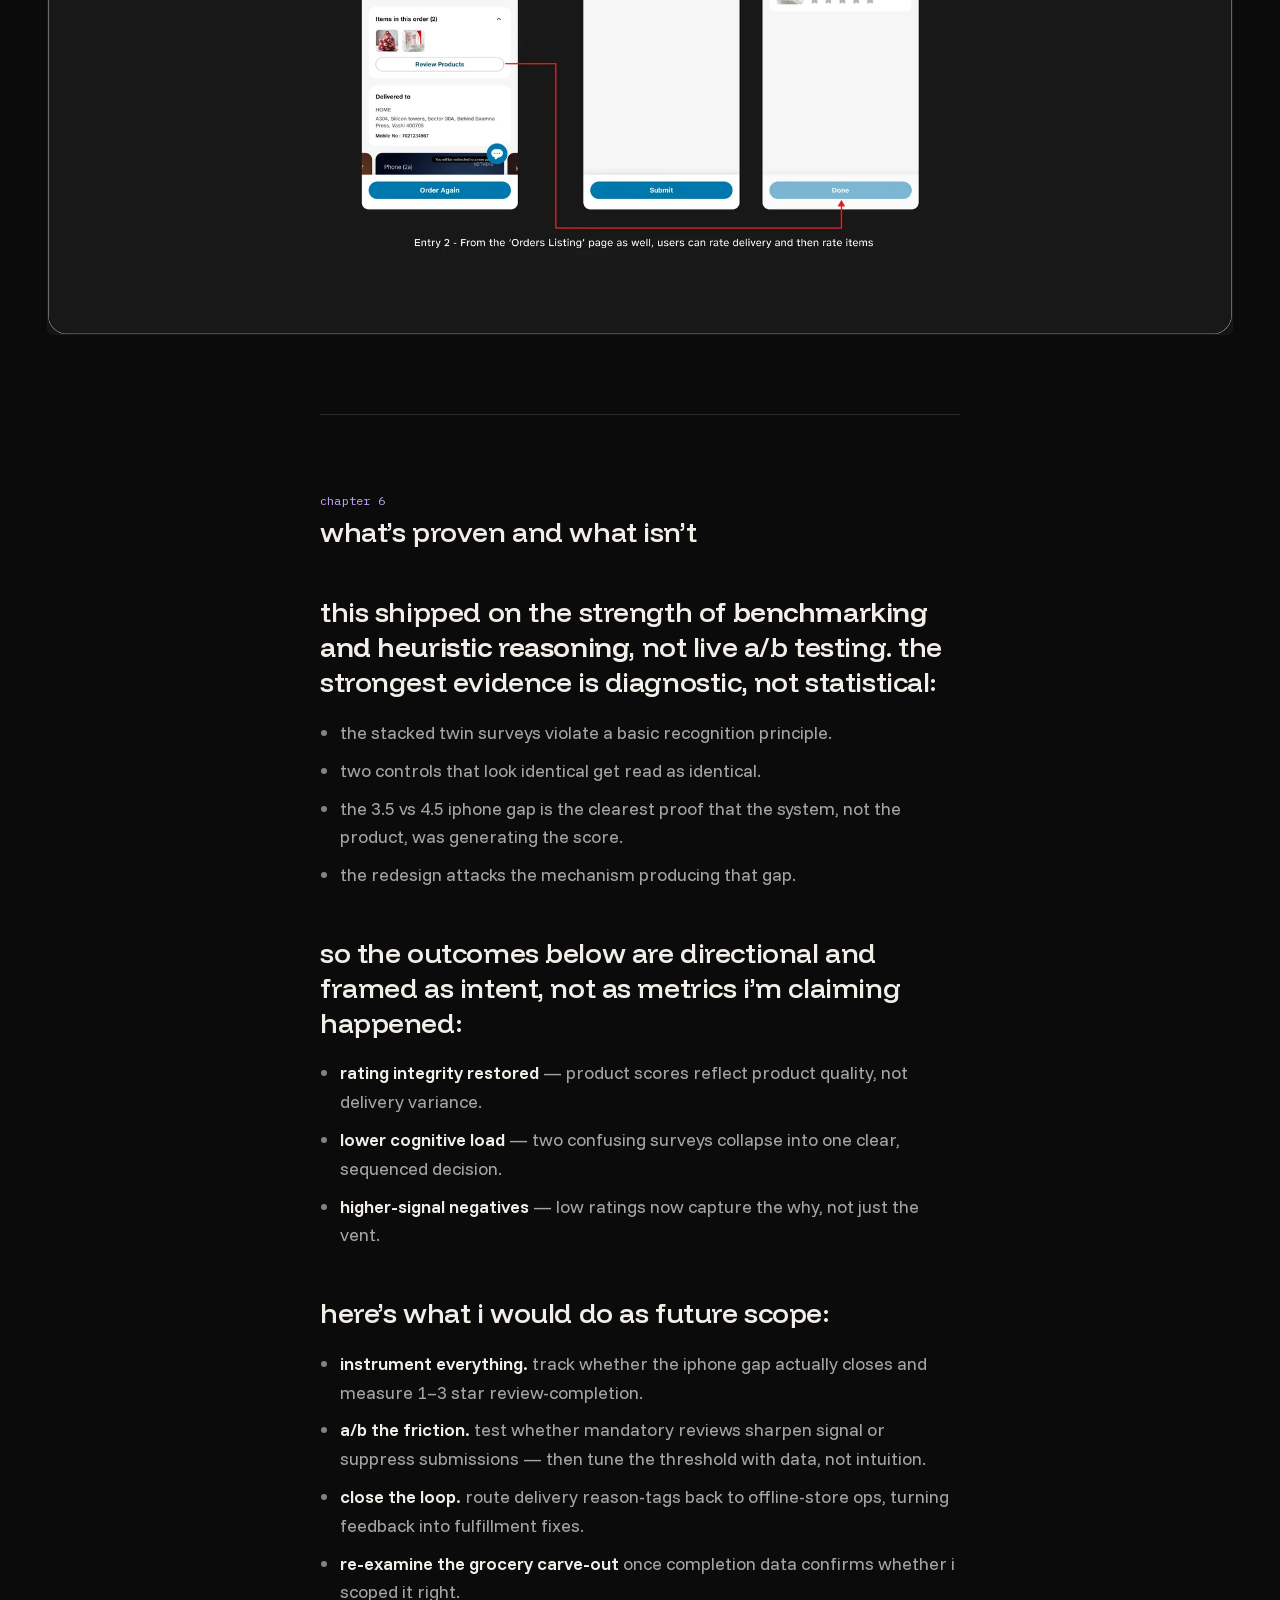
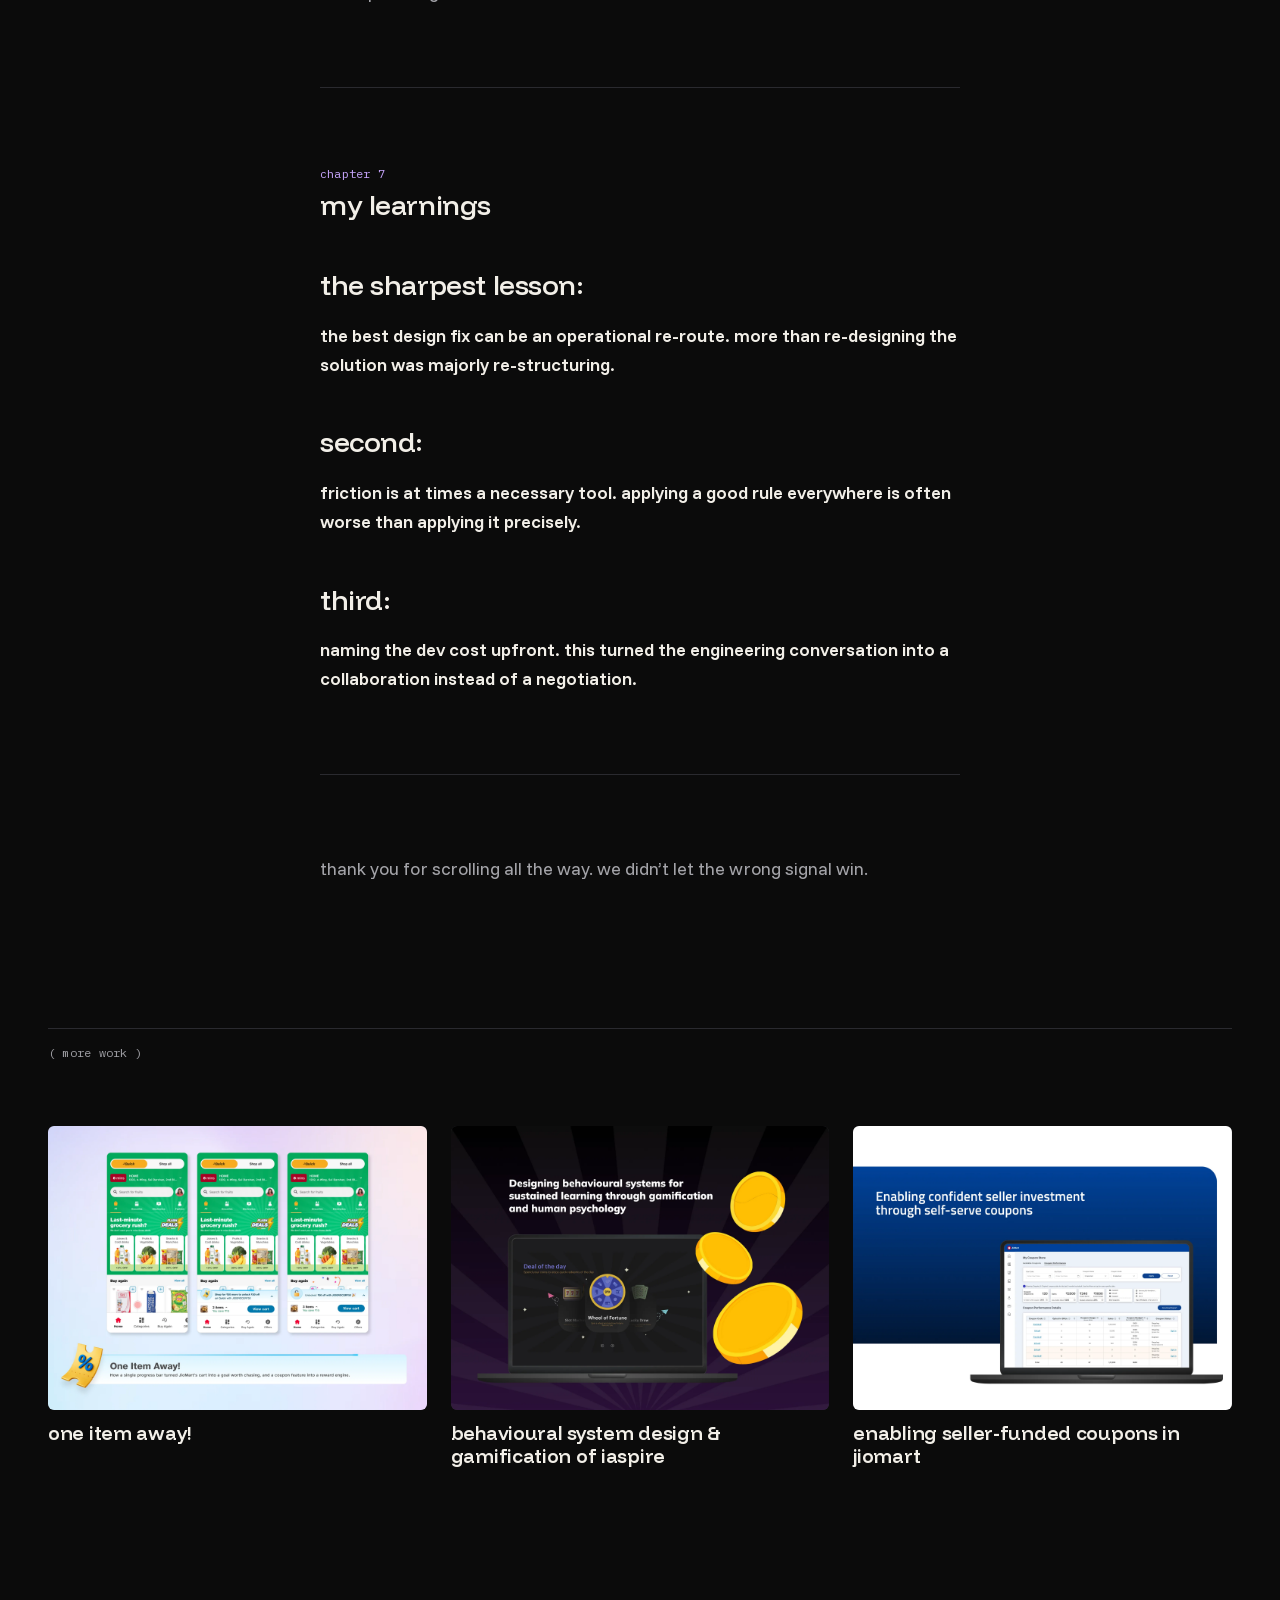
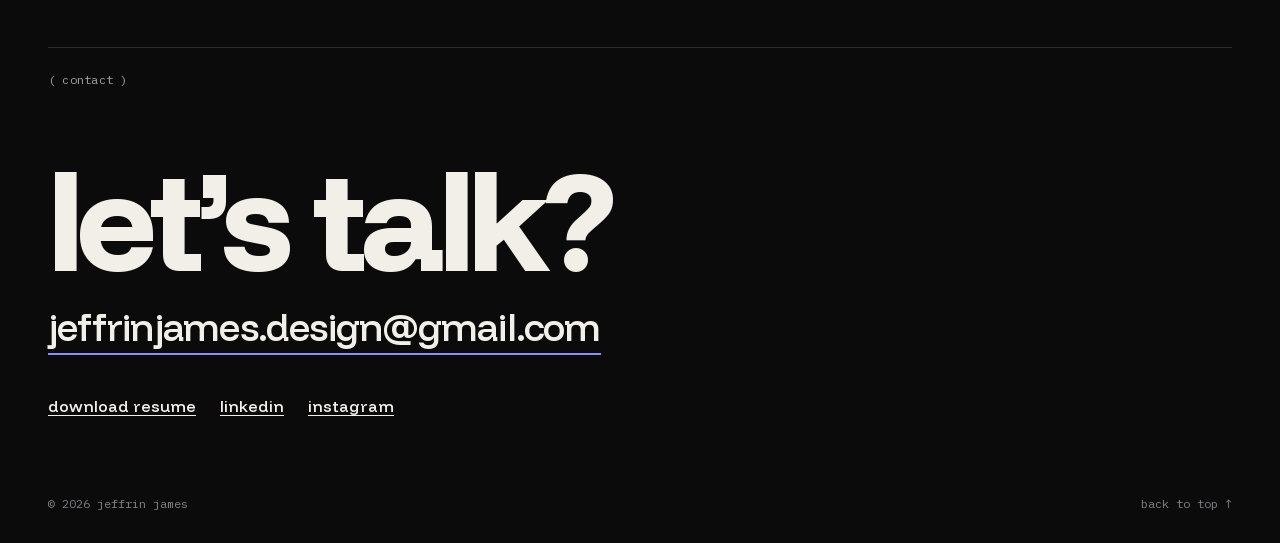
<file: work/product-rating/index.html>
<!DOCTYPE html><html lang="en" data-theme="dark"> <head><meta charset="utf-8"><meta name="viewport" content="width=device-width, initial-scale=1"><title>The Product Rating That Was Lying To Everyone — jeffrin james</title><meta name="description" content="How we untangled JioMart's feedback flow so customers stopped punishing products for a delivery they never controlled"><link rel="canonical" href="https://jeffrinjames.co/work/product-rating/"><meta property="og:type" content="website"><meta property="og:site_name" content="jeffrin james"><meta property="og:title" content="The Product Rating That Was Lying To Everyone — jeffrin james"><meta property="og:description" content="How we untangled JioMart's feedback flow so customers stopped punishing products for a delivery they never controlled"><meta property="og:url" content="https://jeffrinjames.co/work/product-rating/"><meta property="og:image" content="https://jeffrinjames.co/og/product-rating.jpg"><meta property="og:image:width" content="1200"><meta property="og:image:height" content="630"><meta name="twitter:card" content="summary_large_image"><script type="application/ld+json">{"@context":"https://schema.org","@type":"CreativeWork","name":"The Product Rating That Was Lying To Everyone","description":"How we untangled JioMart's feedback flow so customers stopped punishing products for a delivery they never controlled","url":"https://jeffrinjames.co/work/product-rating/","image":"https://jeffrinjames.co/work/rating/card.webp","author":{"@type":"Person","@id":"https://jeffrinjames.co/#jeffrin","name":"Jeffrin James"}}</script><meta name="theme-color" content="#0b0b0b"><link rel="icon" href="/favicon.ico" sizes="48x48"><link rel="icon" type="image/png" sizes="96x96" href="/favicon-96.png"><link rel="icon" type="image/png" sizes="32x32" href="/favicon-32.png"><link rel="apple-touch-icon" href="/apple-touch-icon.png"><script>
    (function () {
      var t = 'dark';
      try { t = localStorage.getItem('theme') || 'dark'; } catch (e) {}
      document.documentElement.setAttribute('data-theme', t);
      document.documentElement.classList.add('js');
      try { var n = performance.getEntriesByType('navigation')[0]; if (n && n.type === 'reload' && location.pathname === '/') history.scrollRestoration = 'manual'; } catch (e) {}
    })();
  </script><link rel="stylesheet" href="/assets/about.CB3WPT-3.css"></head> <body style="--dot:#c9a7ff"> <a class="skip" href="#main">Skip to content</a> <header class="site-header"> <div class="wrap"> <a class="brand" href="/" aria-label="jeffrin james, home"><span class="brand-name">jeffrin james</span></a> <nav class="nav" aria-label="Main"> <a href="/#work" aria-current="page">work</a> <a href="/about/">about</a> <a class="resume-link" href="/Jeffrin_James_Resume_Product_Designer.pdf" download title="download resume">resume
<svg viewBox="0 0 24 24" fill="none" stroke="currentColor" stroke-width="1.7" stroke-linecap="round" stroke-linejoin="round" aria-hidden="true"><path d="M12 4v11M7 10l5 5 5-5M5 20h14"></path></svg> </a> <button class="theme-toggle" type="button" aria-label="Switch to light theme" data-theme-toggle> <svg class="moon" viewBox="0 0 24 24" fill="none" stroke="currentColor" stroke-width="1.6" aria-hidden="true"><path d="M20 14.5A8 8 0 0 1 9.5 4a8 8 0 1 0 10.5 10.5Z"></path></svg> <svg class="sun" viewBox="0 0 24 24" fill="none" stroke="currentColor" stroke-width="1.6" aria-hidden="true"><circle cx="12" cy="12" r="4"></circle><path d="M12 2v2M12 20v2M4.9 4.9l1.4 1.4M17.7 17.7l1.4 1.4M2 12h2M20 12h2M4.9 19.1l1.4-1.4M17.7 6.3l1.4-1.4"></path></svg> </button> </nav> </div> </header> <main id="main">   <article> <div class="back-bar wrap"><a class="back" href="/#work" data-back><span aria-hidden="true">←</span> back</a></div> <header class="cs-head wrap"> <h1 class="cs-title">The Product Rating That Was Lying To Everyone</h1> <p class="cs-intro">How I untangled JioMart&#39;s feedback flow so customers stopped punishing products for a delivery they never controlled</p> <dl class="cs-meta"> <div><dt>App name / Client</dt><dd>JioMart (Reliance Retail)</dd></div><div><dt>My Role</dt><dd>Product Designer (Partnering with PMs, Data)</dd></div><div><dt>Industry</dt><dd>Quick Commerce (B2C)</dd></div><div><dt>Platform</dt><dd>JioMart App (iOS &amp; Android)</dd></div><div><dt>Status</dt><dd>Shipped</dd></div> </dl> <figure class="cs-hero"><img src="/work/rating/card.webp" alt="" width="2000" height="1500"></figure> </header> <div class="wrap"> <div class="prose"><h2 id="it-started-with-an-iphone-that-couldnt-be-that-bad">It started with an iPhone that couldn’t be that bad.</h2>
<p>The Apple iPhone 17 Pro sits at <strong>4.5 stars and up almost everywhere in the world</strong>. On JioMart, it sat at <strong>3.5</strong>. Same phone and same buyers but a full star lower. We figured that the gap wasn’t a product problem. It was a measurement problem, and it was quietly bleeding trust out of the catalog.</p>
<p>When I pulled the thread, the story underneath was almost unfair to the product itself.</p>
<p>JioMart runs on quick commerce, and its deliveries are fulfilled through <strong>Reliance Smart Bazaar offline stores,</strong> the same shelves that walk-in shoppers touch, handle, and pick over all day. So an onion could arrive bruised, a delivery could run late in the rain, and none of it was the catalog’s fault. But the app gave frustrated customers only one loud lever to pull: the product’s star rating. And pull it hard, they did.</p>
<p><img src="/work/rating/iphone-rating.webp" alt="iPhone 17 Pro rating on JioMart compared with elsewhere"></p>
<hr>
<h2><span class="ch">Chapter 1</span>The Trap In The Flow</h2>
<h2 id="the-post-order-screen-stacked-two-surveys-that-looked-like-twins">The post-order screen stacked <strong>two surveys that looked like twins</strong>.</h2>
<p>“Rate your experience” sat right on top of “Tell us more about the delivery experience.” Two prompts, near-identical shells, no clear line between what am I rating and why. Users couldn’t tell them apart. So they treated them as one thing, and the one number they understood best, the product’s stars, absorbed all the delivery anger.</p>
<p><img src="/work/rating/twins.webp" alt="Two near-identical rating prompts stacked on the post-order screen"></p>
<p>Worse, the old “Rate Order” screen collected <strong>delivery rating and product rating on the same page</strong>. A single flow and one emotional context. So a bad delivery and a good banana got judged in the same breath.</p>
<p><img src="/work/rating/entangled.webp" alt="The old Rate Order screen with delivery and product rating entangled"></p>
<p>A late, damaged delivery from an offline store was being recorded, permanently, as a bad product. The system was turning operations pain into a catalog scar.</p>
<hr>
<h2><span class="ch">Chapter 2</span>A Business Problem Wearing A UX Costume</h2>
<h2 id="ratings-arent-supposed-to-be-a-decoration-theyre-conversion-infrastructure">Ratings aren’t supposed to be a decoration, they’re <strong>conversion infrastructure</strong>.</h2>
<p>A flagship phone showing 3.5 where the world says 4.5+ doesn’t just look wrong; it actively talks shoppers out of buying, on exactly the high-consideration, high-margin items where trust matters most. And because delivery was owned by offline store teams, the product org couldn’t fix the cause. They could only stop the symptom from contaminating the catalog.</p>
<p><strong>That reframing mattered as we weren’t redesigning a survey, we were protecting a trust signal.</strong></p>
<p><strong>The North Star we kept coming back to: Give every frustration its correct destination. Point delivery anger at delivery, and let products be judged only as products.</strong></p>
<hr>
<h2><span class="ch">Chapter 3</span>Where I Looked For The Answer</h2>
<h2 id="i-benchmarked-across-both-worlds">I benchmarked across both worlds.</h2>
<ul>
<li><strong>Quick-commerce apps -</strong> which tend to blur delivery and product feedback the same way we did</li>
<li><strong>Pure-play e-commerce -</strong> which keeps the two as entirely separate flows</li>
</ul>
<p><strong>E-commerce had the right instinct:</strong> separate the streams. But I couldn’t just copy it. I had to <strong>adapt</strong> it for a fulfillment model where the store shelf and the delivery are the same thing. The principle transferred but the execution had to be local.</p>
<p><strong>The fix was simple: stop asking one question and pretending it’s two.</strong> The core move is a clean <strong>separation of concerns</strong>. Delivery gets its own rating with its own operational vocabulary as reason chips. The moment a customer has a legitimate place to aim their delivery frustration, they stop displacing it onto the product. The bleed stops at the source.</p>
<p><img src="/work/rating/separate-delivery.webp" alt="Separate delivery rating with reason chips"></p>
<p>Products also get rated <strong>individually</strong>, on their own terms with positive attribute tags and an optional written review.</p>
<p><img src="/work/rating/separate-product.webp" alt="Separate product rating with attribute tags"></p>
<hr>
<h2><span class="ch">Chapter 4</span>The Decision I Sweated The Most</h2>
<h2 id="not-every-rating-deserves-the-same-friction-hence-a-conditional-depth-was-layered-in">Not every rating deserves the same friction, hence a conditional depth was layered in.</h2>
<p>Rate something <strong>4 or 5 stars</strong> - you’re on a fast, frictionless path.</p>
<p>Rate it <strong>1 to 3 -</strong> the flow asks for reason-tags and a short written review, with an optional photo or video.</p>
<p>This turned an emotional vent to a diagnostic signal for us to analyse, and make better.</p>
<p><img src="/work/rating/rating-1-3.webp" alt="The 1 to 3 star path with reason tags and a short review"></p>
<h2 id="the-trade-off-that-kept-me-up-was-based-on-the-fact-that-friction-cuts-both-ways">The trade-off that kept me up was based on the fact that <strong>friction cuts both ways</strong>.</h2>
<p>Force detail on unhappy users and you get richer data. Or, you get abandonment and lose the very signal you were chasing. Demand a written justification for a bruised onion and you’re being tone-deaf to how people actually shop for groceries.</p>
<h2 id="so-i-didnt-apply-the-rule-like-a-blunt-instrument">So I didn’t apply the rule like a blunt instrument.</h2>
<p>I <strong>carved out Groceries</strong> from the mandatory-review requirement. The written detail gate applies where the reason carries real weight like electronics, apparel, considered purchases, and gets out of the way for low-stakes staples. That minute exemption made a whole difference. The distinction was between a rule being applied thoughtfully, and one being applied mechanically.</p>
<h2 id="splitting-the-flows-and-adding-a-validation-branch-is-real-dev-effort-and-i-was-honest-with-engineering-about-cost-from-day-one">Splitting the flows and adding a validation branch is real dev effort, and I was honest with engineering about cost from day one.</h2>
<p>It was named upfront instead of letting it surface as a surprise. To keep V1 shippable in a few weeks, deliberate cuts were made:</p>
<ul>
<li><strong>Reused existing design-system components</strong> (star inputs, chips, bottom sheets) instead of inventing a new rating UI</li>
<li><strong>Kept photo/video optional</strong>, capturing evidence without blocking submission for groceries</li>
<li><strong>Scoped validation to fire only below 3 stars</strong>, so engineering builds one branching rule, not a heavy universal gate</li>
</ul>
<hr>
<h2><span class="ch">Chapter 5</span>One Logic, Two Entry Points</h2>
<h2 id="the-solution-ships-as-two-entry-points-running-in-parallel-in-the-same-launch-because-customers-naturally-arrive-from-different-places">The solution ships as <strong>two entry points running in parallel</strong> in the same launch, because customers naturally arrive from different places.</h2>
<p>The first flow lives on the <strong>Order Details page</strong>, where someone is already deep in a specific order. So the flow can be deliberate.</p>
<p>The second flow starts from the <strong>Order Listing page</strong>, where they’re scanning recent orders and the prompts are fast and in-context.</p>
<p><strong>Different doors, same decision engine underneath. So engineering builds the branching logic once and surfaces it in two places.</strong></p>
<p>Separating the two ratings wasn’t only a clarity win for sighted users, it fixed the <strong>screen-reader</strong> experience too. Two similar-looking “rate” prompts became two distinct, clearly-labeled controls. Touch targets on stars and chips are sized for comfortable thumb tapping, and the filled amber stars hold up against readable contrast on white. The accessibility fix and the usability fix turned out to be the same fix.</p>
<p><img src="/work/rating/order-listing.webp" alt="Rating flow from the Order Listing page"></p>
<p><img src="/work/rating/order-details.webp" alt="Rating flow from the Order Details page"></p>
<hr>
<h2><span class="ch">Chapter 6</span>What’s Proven And What Isn’t</h2>
<h2 id="this-shipped-on-the-strength-of-benchmarking-and-heuristic-reasoning-not-live-ab-testing-the-strongest-evidence-is-diagnostic-not-statistical">This shipped on the strength of <strong>benchmarking and heuristic reasoning</strong>, not live A/B testing. The strongest evidence is diagnostic, not statistical:</h2>
<ul>
<li>The stacked twin surveys violate a basic recognition principle.</li>
<li>Two controls that look identical get read as identical.</li>
<li>The 3.5 vs 4.5 iPhone gap is the clearest proof that the system, not the product, was generating the score.</li>
<li>The redesign attacks the mechanism producing that gap.</li>
</ul>
<h2 id="so-the-outcomes-below-are-directional-and-framed-as-intent-not-as-metrics-im-claiming-happened">So the outcomes below are directional and framed as intent, not as metrics I’m claiming happened:</h2>
<ul>
<li><strong>Rating integrity restored</strong> — product scores reflect product quality, not delivery variance.</li>
<li><strong>Lower cognitive load</strong> — two confusing surveys collapse into one clear, sequenced decision.</li>
<li><strong>Higher-signal negatives</strong> — low ratings now capture the why, not just the vent.</li>
</ul>
<h2 id="heres-what-i-would-do-as-future-scope">Here’s what I would do as future scope:</h2>
<ul>
<li><strong>Instrument everything.</strong> Track whether the iPhone gap actually closes and measure 1–3 star review-completion.</li>
<li><strong>A/B the friction.</strong> Test whether mandatory reviews sharpen signal or suppress submissions — then tune the threshold with data, not intuition.</li>
<li><strong>Close the loop.</strong> Route delivery reason-tags back to offline-store ops, turning feedback into fulfillment fixes.</li>
<li><strong>Re-examine the grocery carve-out</strong> once completion data confirms whether I scoped it right.</li>
</ul>
<hr>
<h2><span class="ch">Chapter 7</span>My Learnings</h2>
<h2 id="the-sharpest-lesson">The sharpest lesson:</h2>
<p><strong>The best design fix can be an operational re-route. More than re-designing the solution was majorly re-structuring.</strong></p>
<h2 id="second">Second:</h2>
<p><strong>Friction is at times a necessary tool. Applying a good rule everywhere is often worse than applying it precisely.</strong></p>
<h2 id="third">Third:</h2>
<p><strong>Naming the dev cost upfront. This turned the engineering conversation into a collaboration instead of a negotiation.</strong></p>
<hr>
<p>Thank you for scrolling all the way. We didn’t let the wrong signal win.</p></div> <nav class="others" aria-labelledby="others-h"> <div class="section-head"><h2 class="label" id="others-h">more work</h2></div> <ul class="others-list"> <li style="--dot:#3ccf7a"> <a href="/work/one-item-away/" data-cursor="view"> <span class="others-img"><img src="/work/one-item-away/card.webp" alt="" width="2000" height="1500" loading="lazy" decoding="async"></span> <span class="others-title">One Item Away!</span> </a> </li><li style="--dot:#f5b82e"> <a href="/work/iaspire/" data-cursor="view"> <span class="others-img"><img src="/work/iaspire/card.webp" alt="" width="2000" height="1500" loading="lazy" decoding="async"></span> <span class="others-title">Behavioural System Design &amp; Gamification of iAspire</span> </a> </li><li style="--dot:#5b8cff"> <a href="/work/seller-coupons/" data-cursor="view"> <span class="others-img"><img src="/work/seller-coupons/card.webp" alt="" width="2000" height="1500" loading="lazy" decoding="async"></span> <span class="others-title">Enabling Seller-Funded Coupons in JioMart</span> </a> </li> </ul> </nav> </div> </article>  <a class="float-talk" href="#contact" aria-label="get in touch"> <svg viewBox="0 0 100 100" aria-hidden="true"><defs><path id="ring" d="M50 50m-36 0a36 36 0 1 1 72 0a36 36 0 1 1-72 0"></path></defs><text><textPath href="#ring" textLength="224" lengthAdjust="spacing">let’s talk ✦ let’s talk ✦</textPath></text></svg> <span class="talk-arrow" aria-hidden="true">↘</span> </a> </main> <p class="toast" role="status" aria-live="polite"></p> <footer class="site-footer" id="contact"> <div class="wrap"> <div class="footer-top"><span class="label">contact</span></div> <p class="talk">let’s talk?</p> <a class="email" href="mailto:jeffrinjames.design@gmail.com">jeffrinjames.design@gmail.com</a> <div class="footer-links"> <a href="/Jeffrin_James_Resume_Product_Designer.pdf" download>download resume</a> <a href="https://www.linkedin.com/in/jeffrinjames" rel="noopener" target="_blank">LinkedIn</a><a href="https://www.instagram.com/jeffrinjames/" rel="noopener" target="_blank">Instagram</a> </div> <div class="footer-base"> <span>© 2026 jeffrin james</span> <a href="#main" class="to-top">back to top ↑</a> </div> </div> </footer> <script type="module" src="/assets/Base.astro_astro_type_script_index_0_lang.DTvl9XS0.js"></script> <script data-goatcounter="https://jeffrinjames.goatcounter.com/count" async src="https://gc.zgo.at/count.js"></script> </body> </html>
</file>
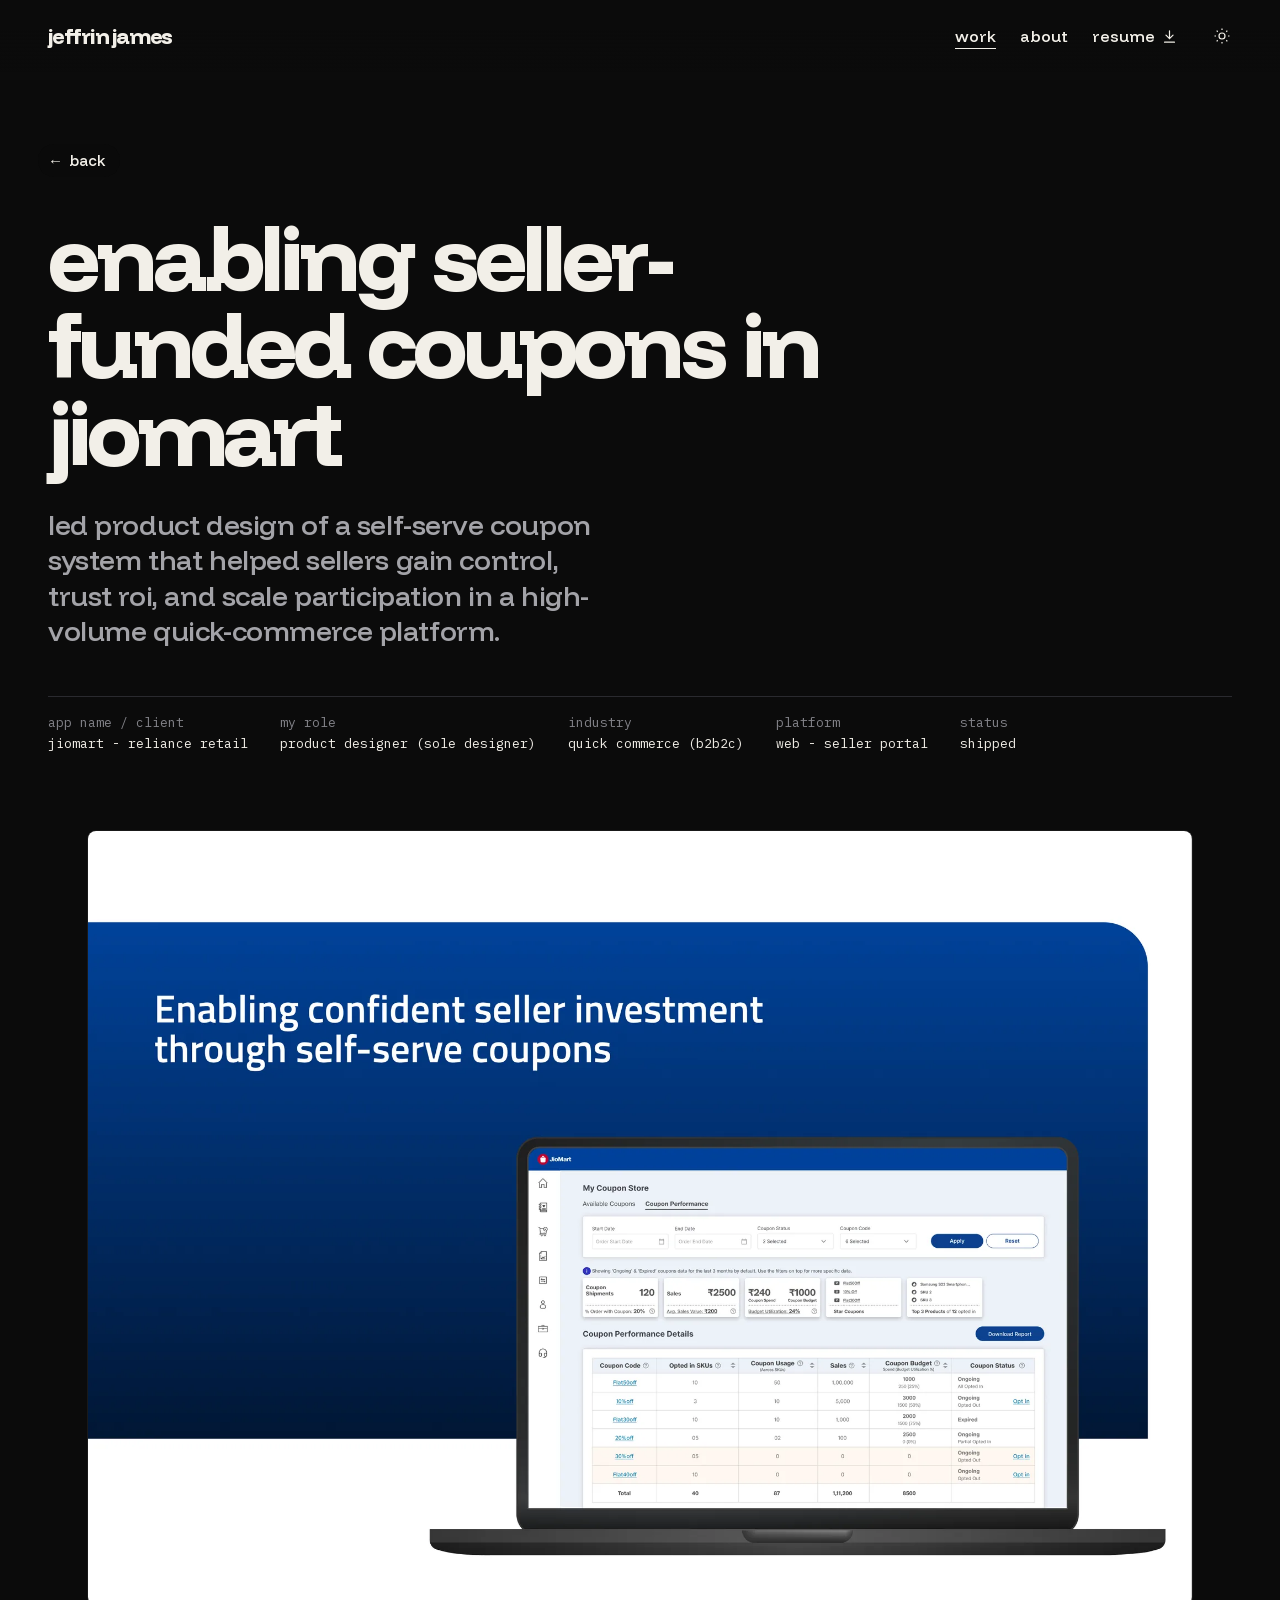
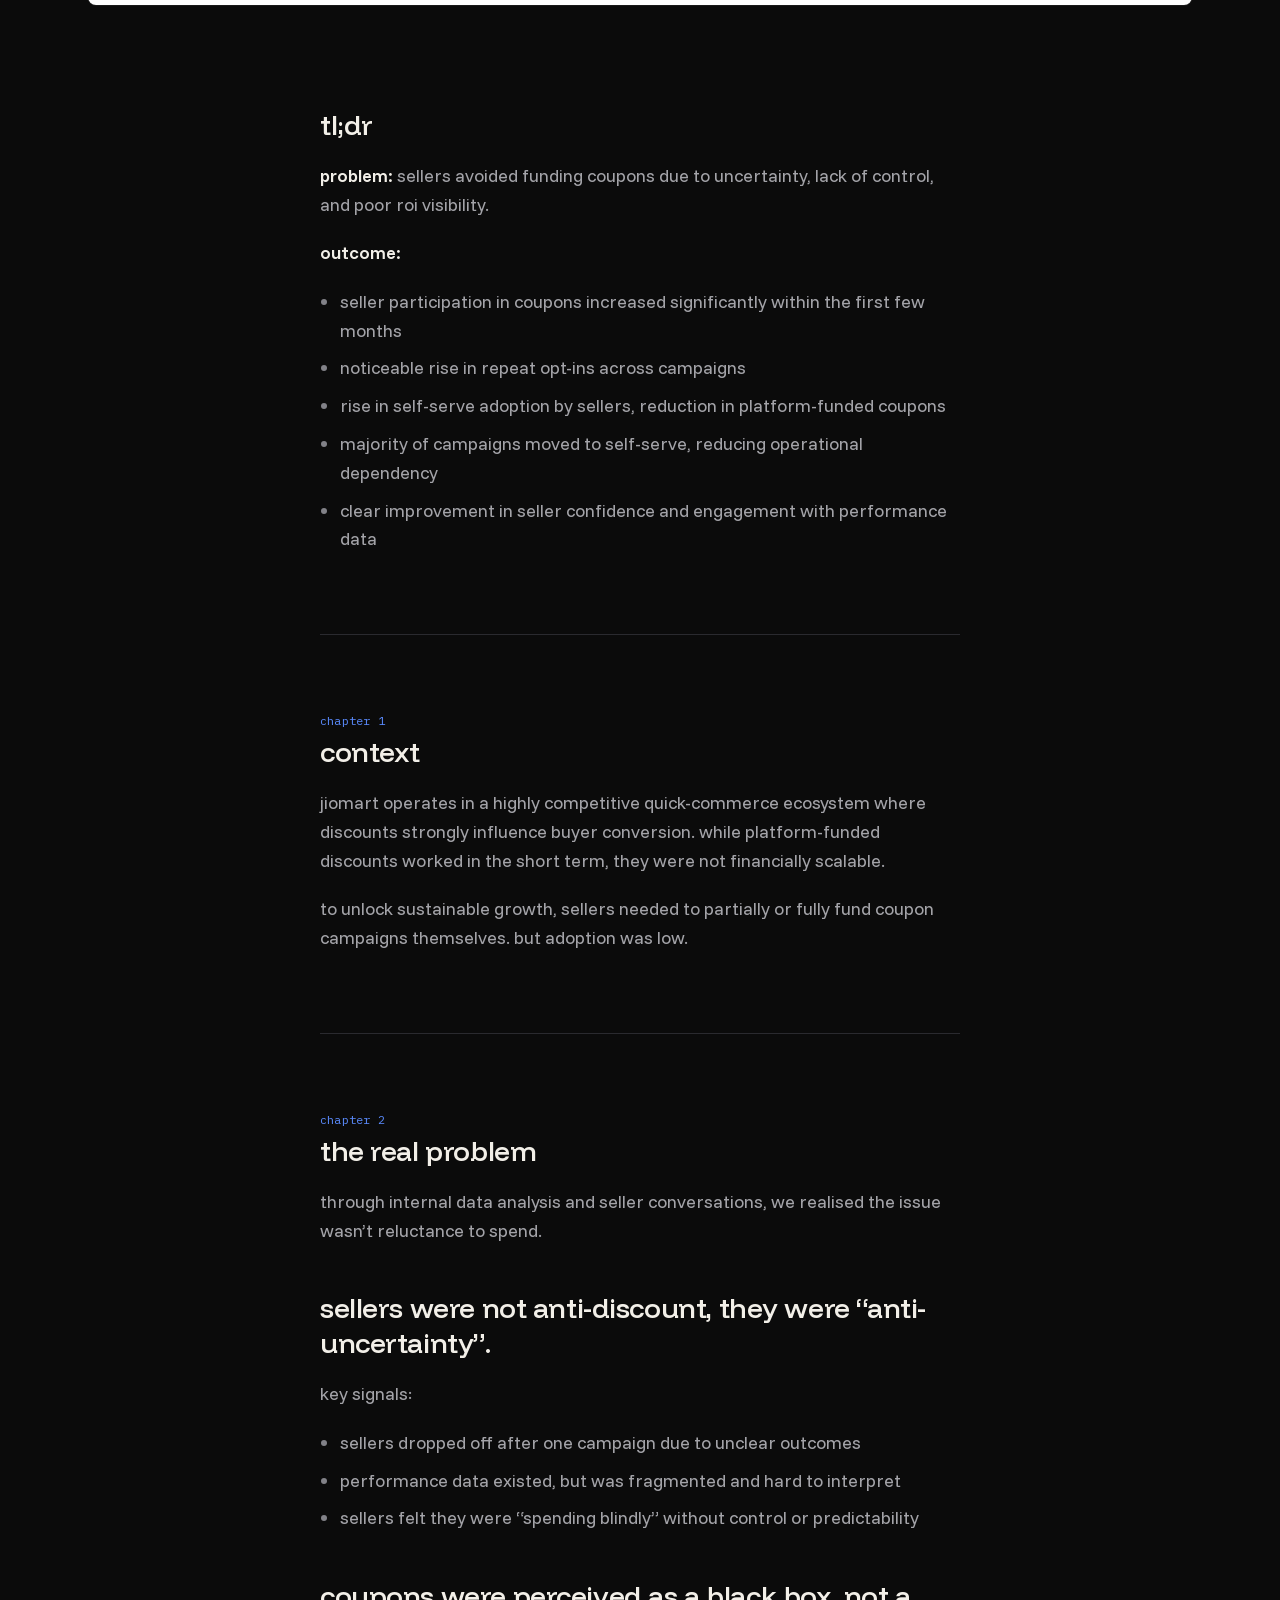
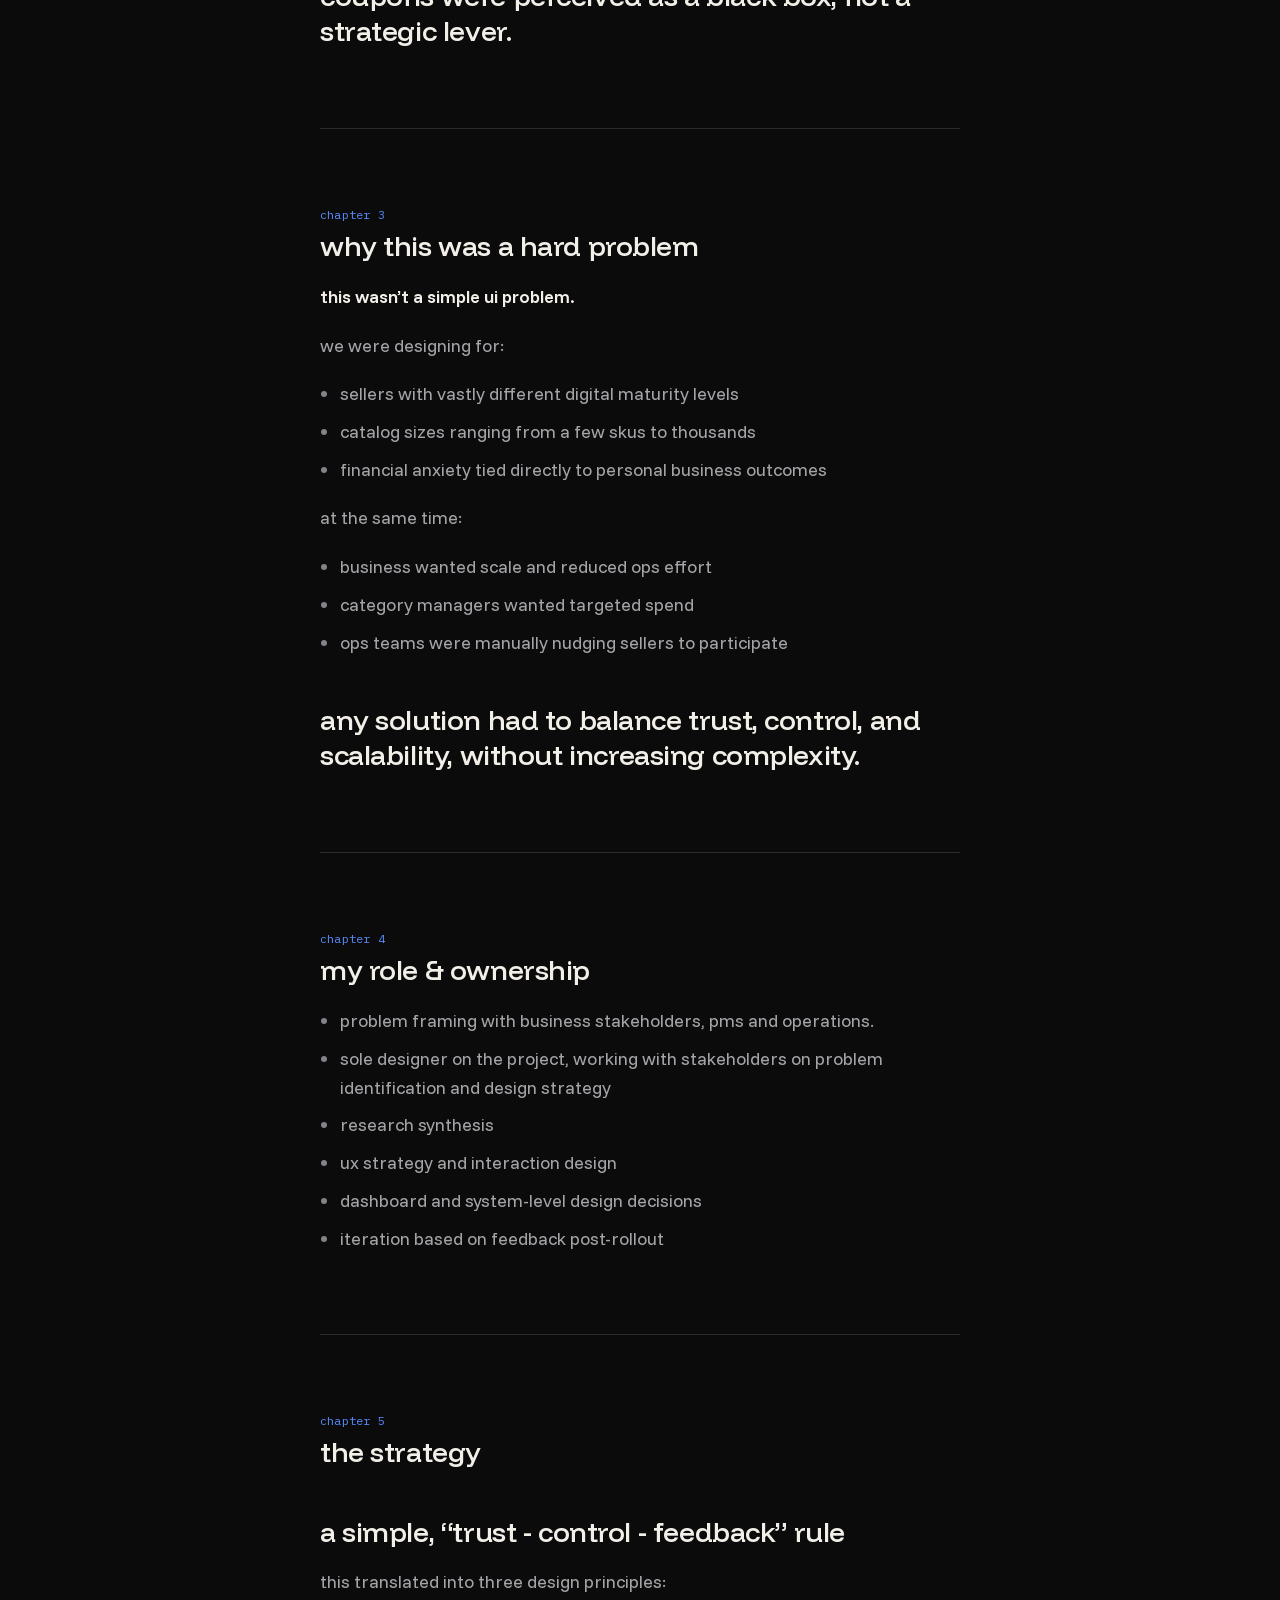
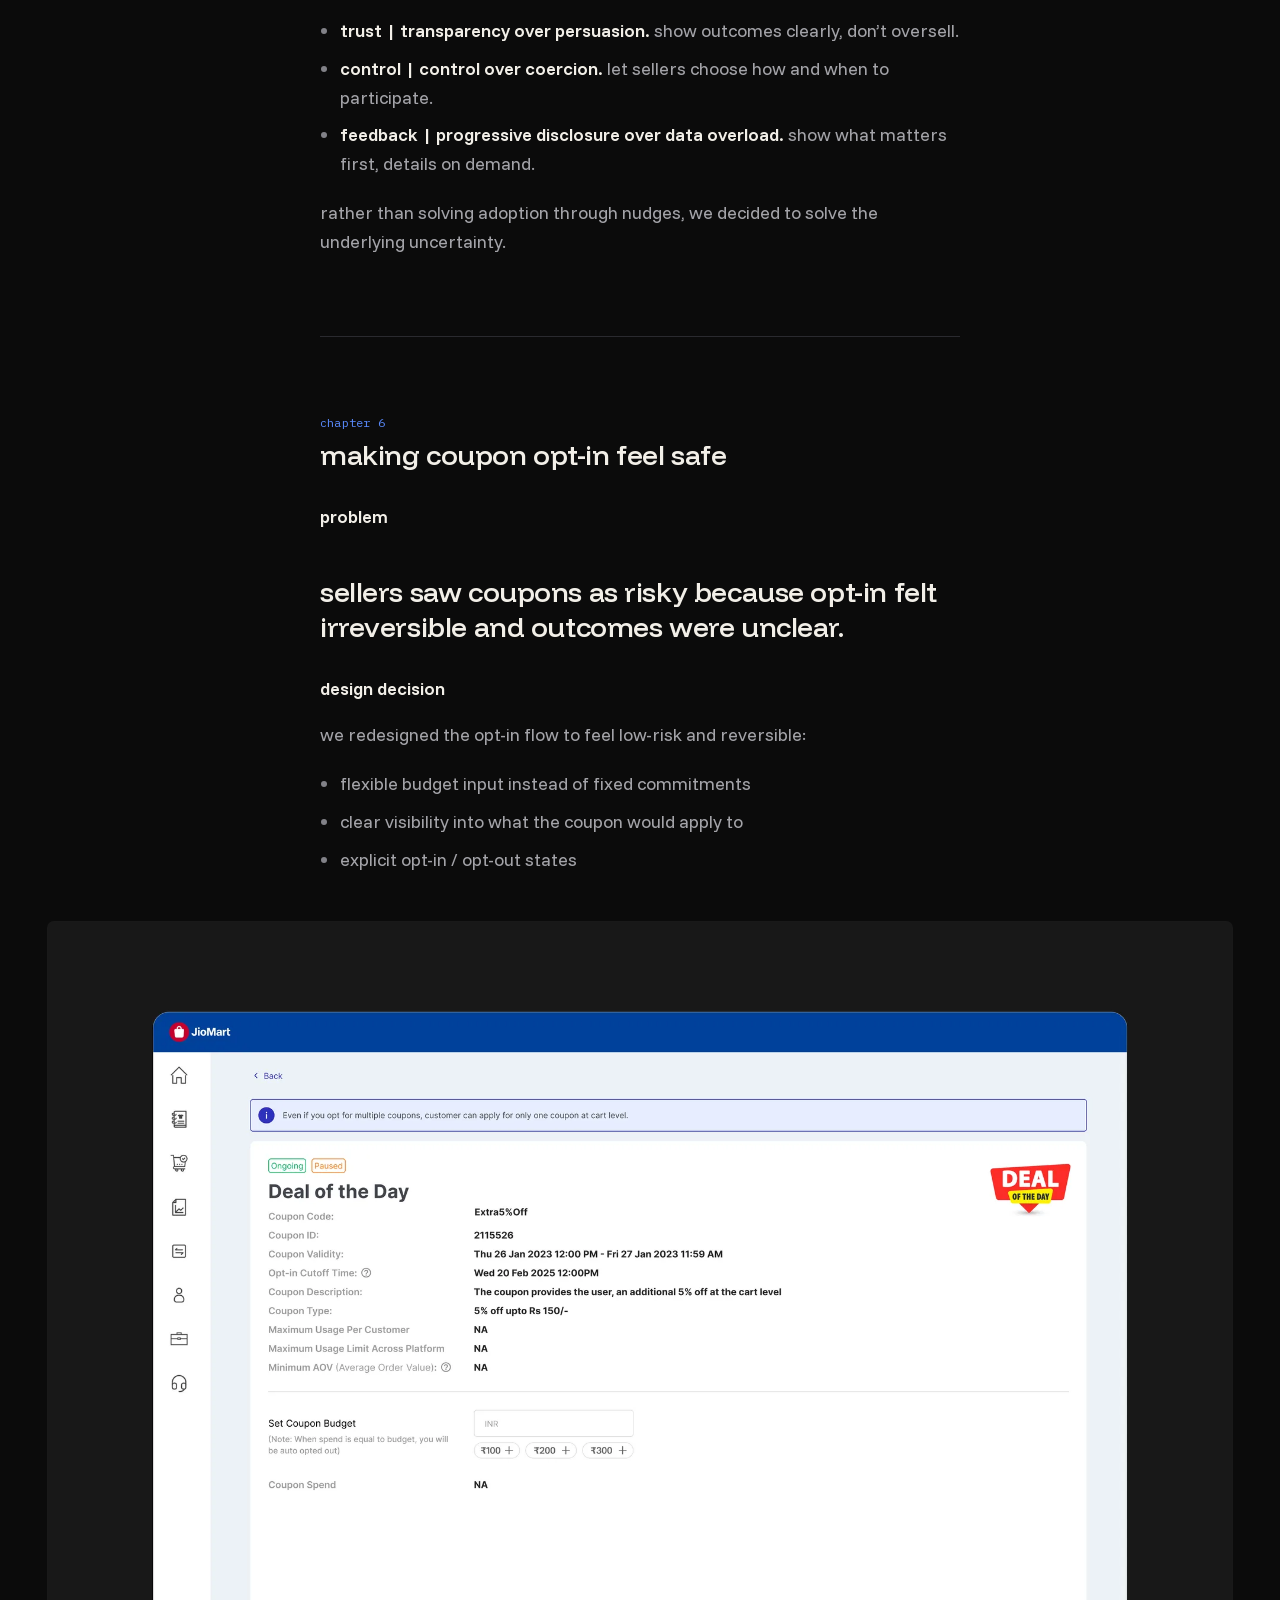
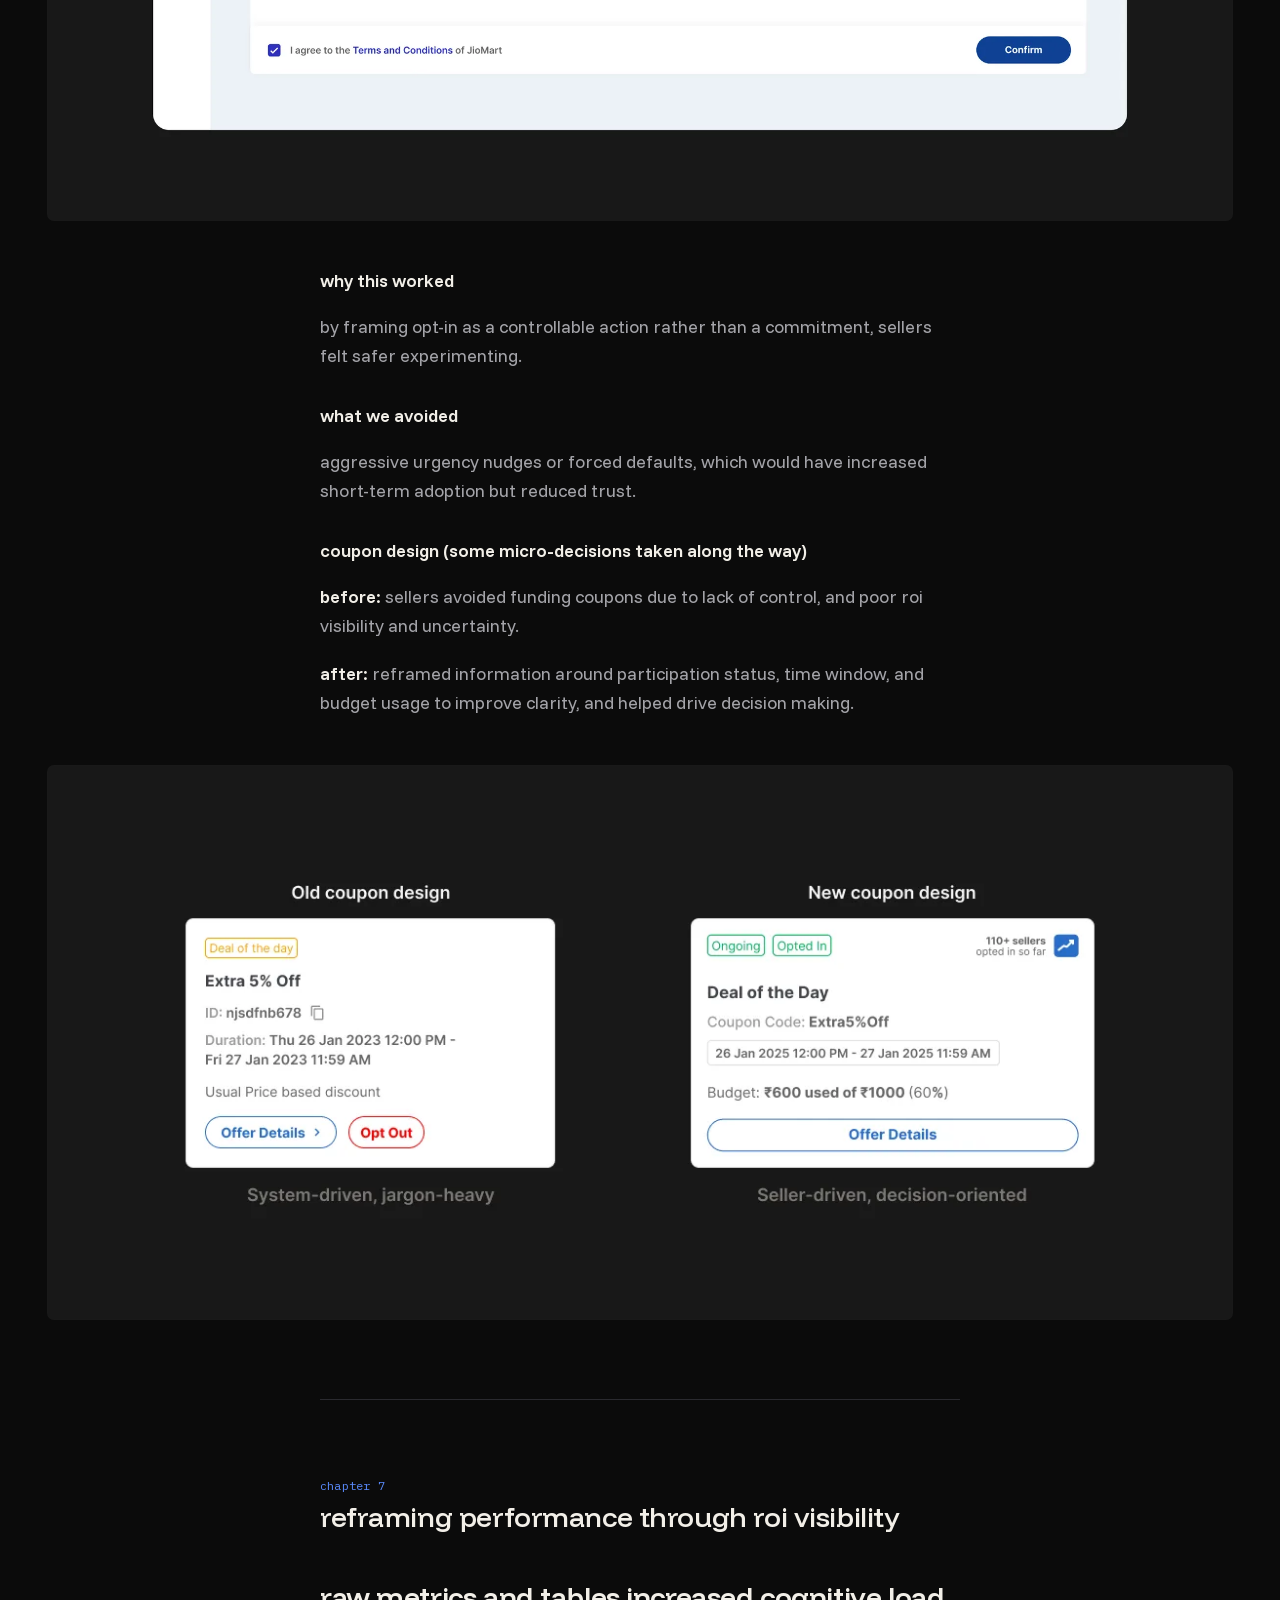
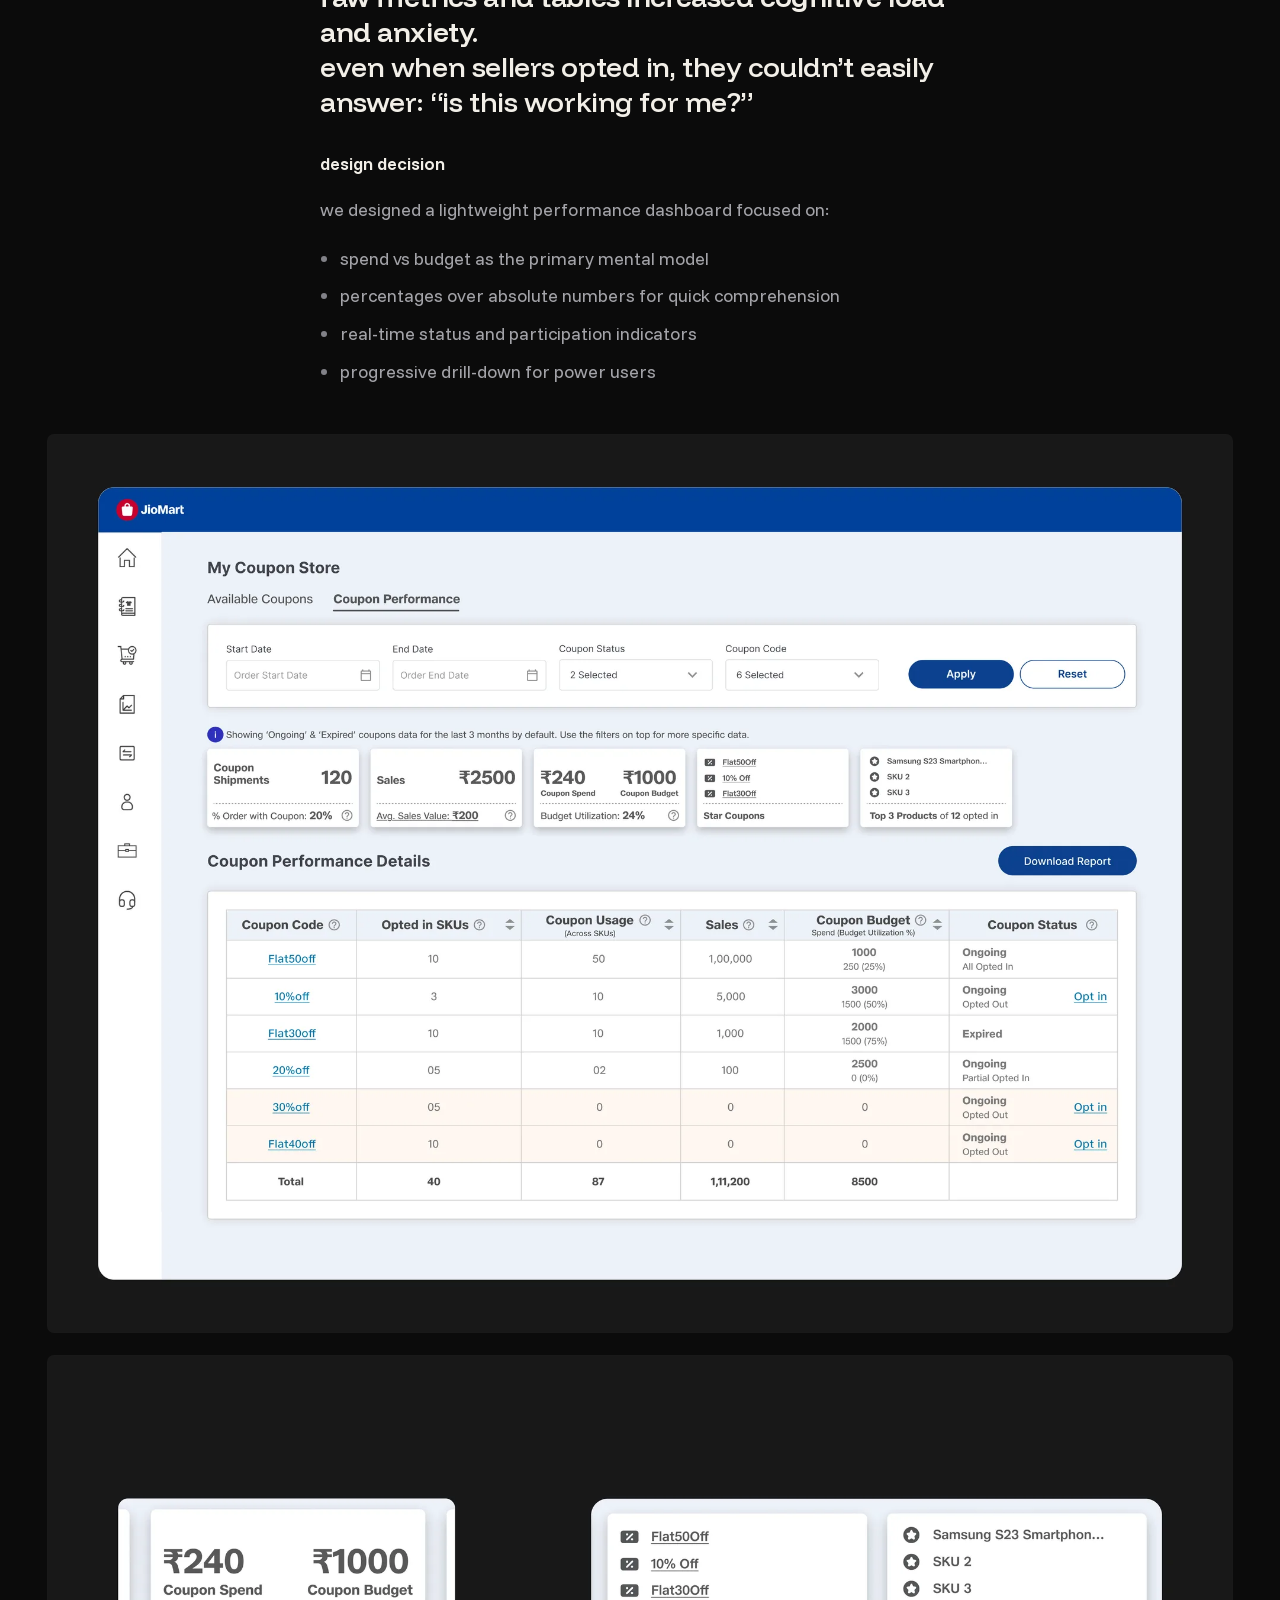
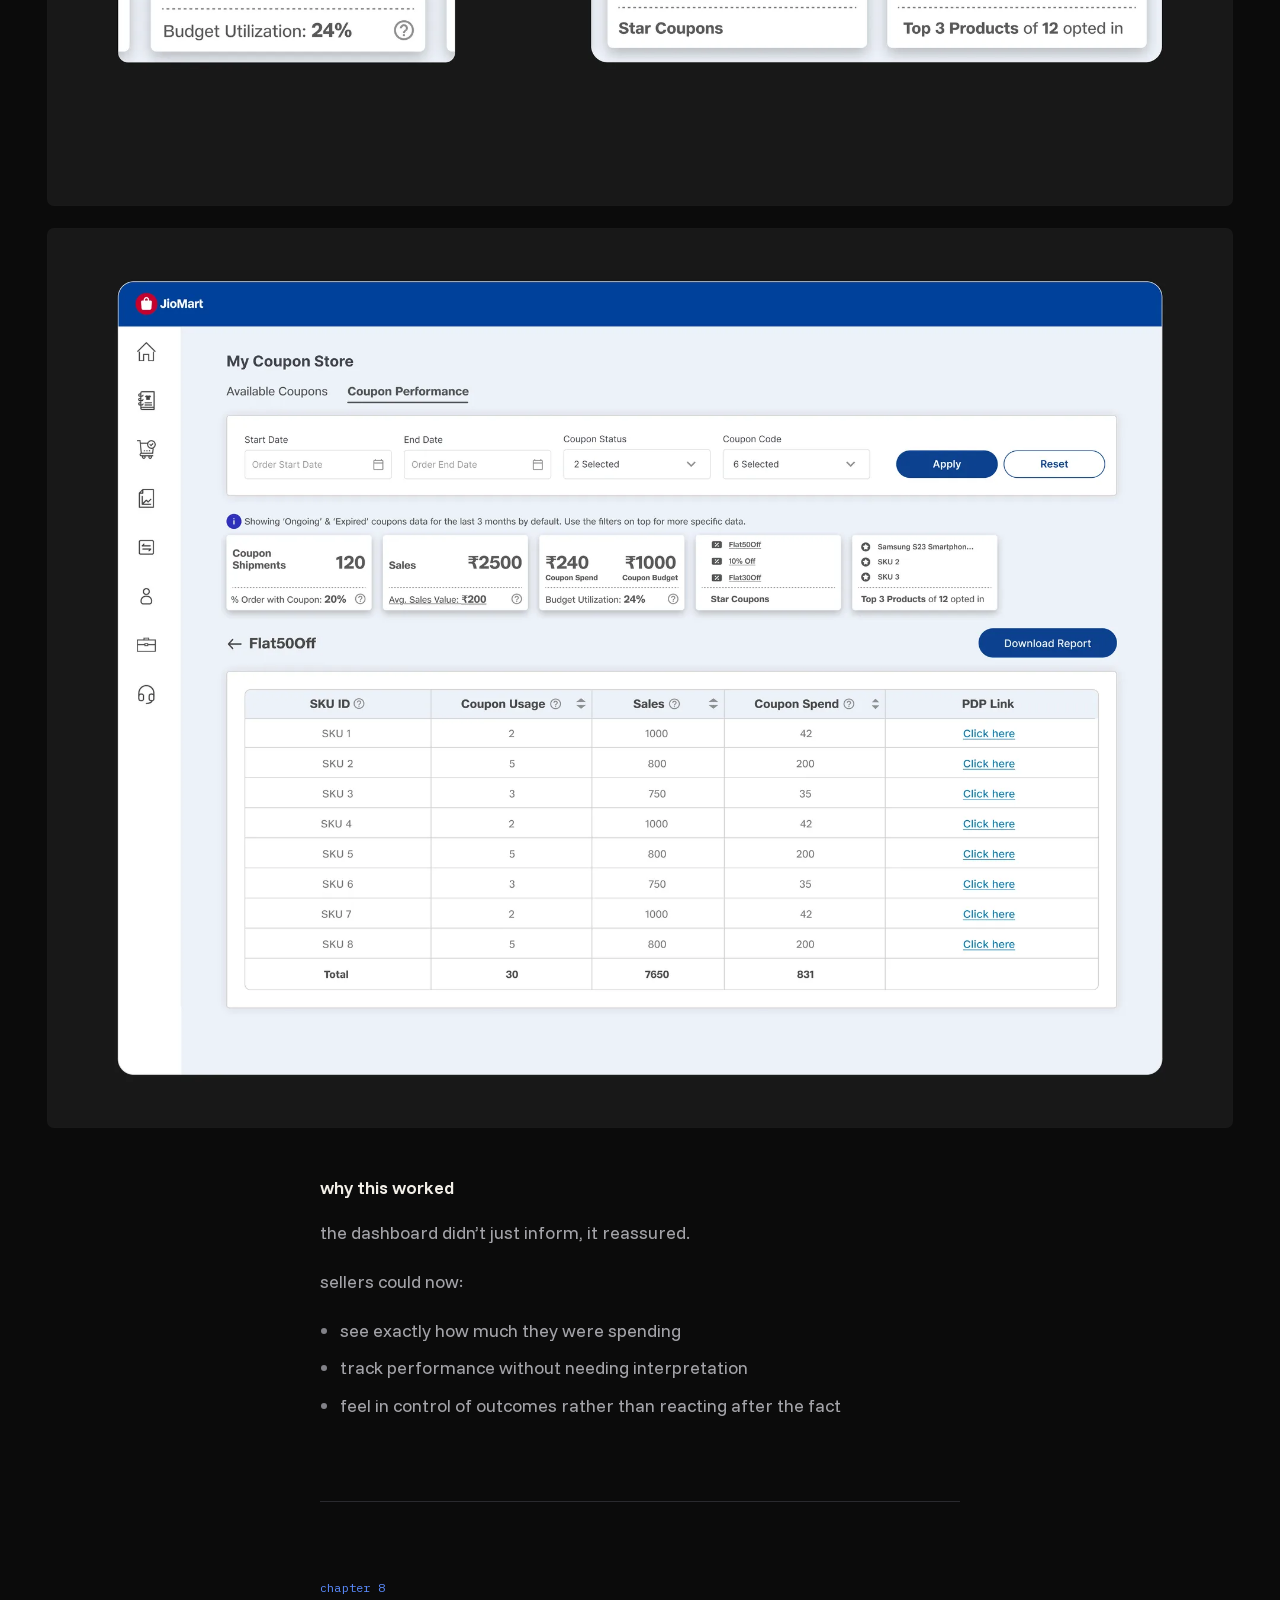
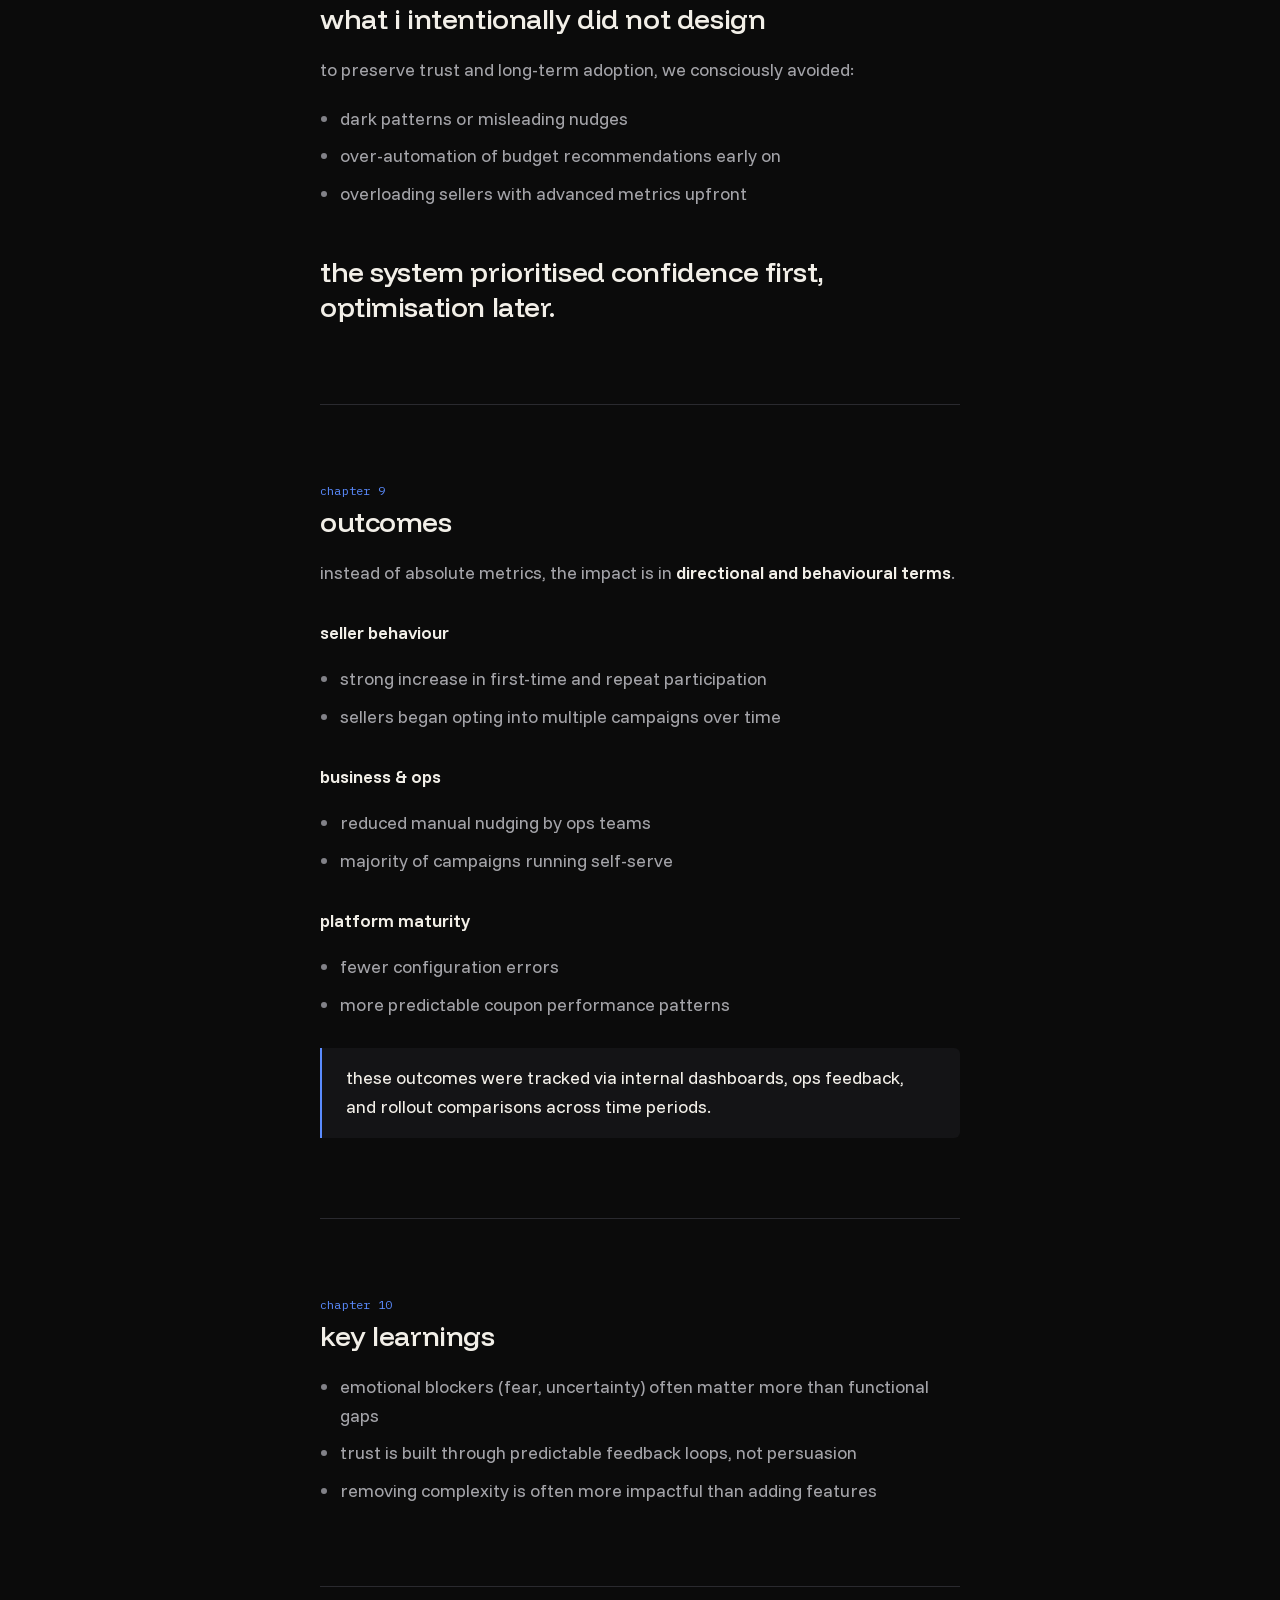
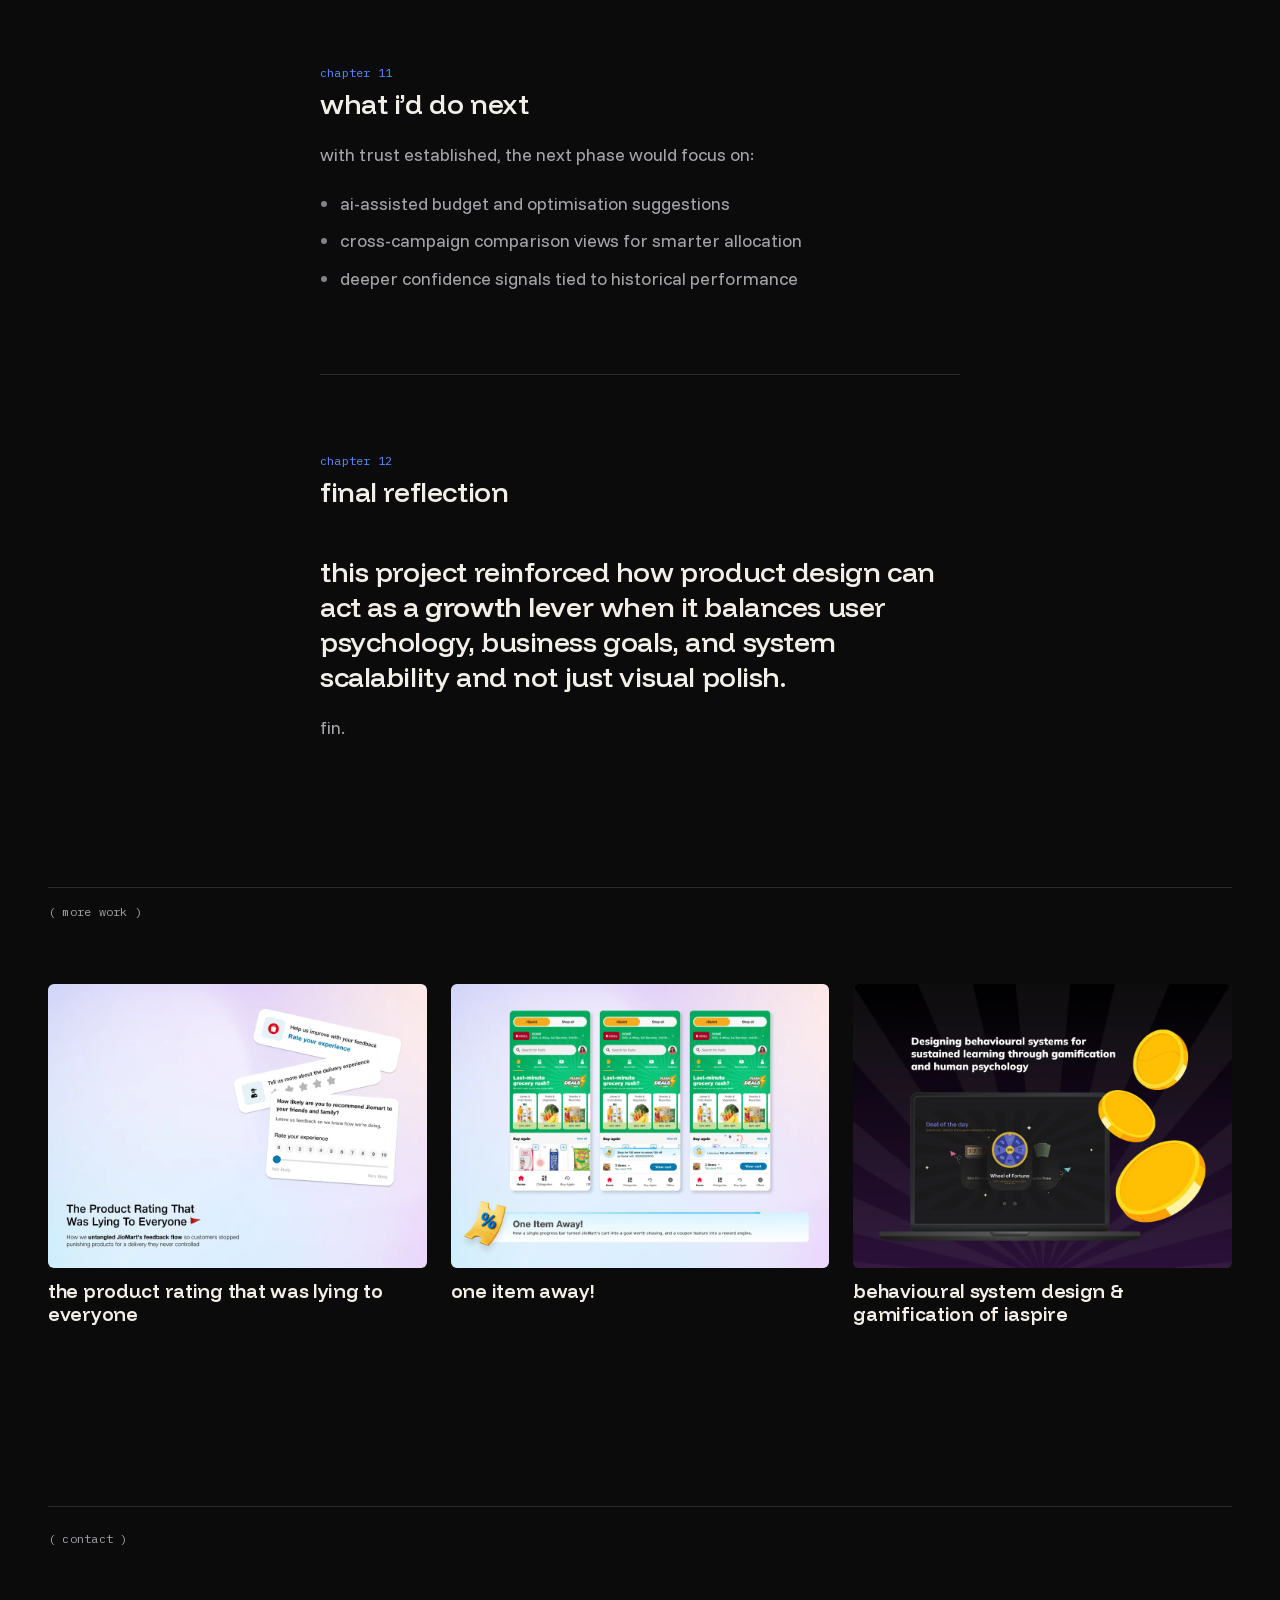
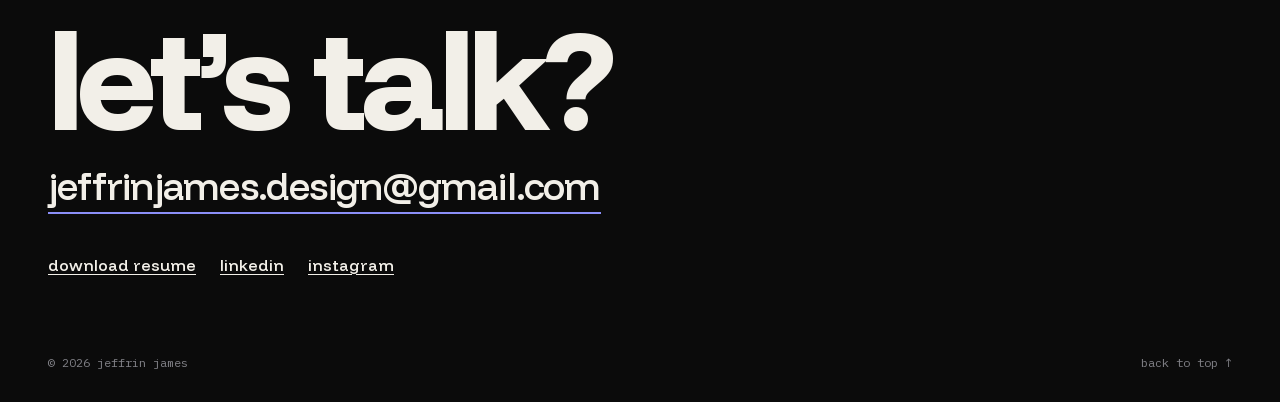
<file: work/seller-coupons/index.html>
<!DOCTYPE html><html lang="en" data-theme="dark"> <head><meta charset="utf-8"><meta name="viewport" content="width=device-width, initial-scale=1"><title>Enabling Seller-Funded Coupons in JioMart — jeffrin james</title><meta name="description" content="Led product design of a self-serve coupon system that built seller trust and let sellers start and fund their own campaigns"><link rel="canonical" href="https://jeffrinjames.co/work/seller-coupons/"><meta property="og:type" content="website"><meta property="og:site_name" content="jeffrin james"><meta property="og:title" content="Enabling Seller-Funded Coupons in JioMart — jeffrin james"><meta property="og:description" content="Led product design of a self-serve coupon system that built seller trust and let sellers start and fund their own campaigns"><meta property="og:url" content="https://jeffrinjames.co/work/seller-coupons/"><meta property="og:image" content="https://jeffrinjames.co/og/seller-coupons.jpg"><meta property="og:image:width" content="1200"><meta property="og:image:height" content="630"><meta name="twitter:card" content="summary_large_image"><script type="application/ld+json">{"@context":"https://schema.org","@type":"CreativeWork","name":"Enabling Seller-Funded Coupons in JioMart","description":"Led product design of a self-serve coupon system that built seller trust and let sellers start and fund their own campaigns","url":"https://jeffrinjames.co/work/seller-coupons/","image":"https://jeffrinjames.co/work/seller-coupons/card.webp","author":{"@type":"Person","@id":"https://jeffrinjames.co/#jeffrin","name":"Jeffrin James"}}</script><meta name="theme-color" content="#0b0b0b"><link rel="icon" href="/favicon.ico" sizes="48x48"><link rel="icon" type="image/png" sizes="96x96" href="/favicon-96.png"><link rel="icon" type="image/png" sizes="32x32" href="/favicon-32.png"><link rel="apple-touch-icon" href="/apple-touch-icon.png"><script>
    (function () {
      var t = 'dark';
      try { t = localStorage.getItem('theme') || 'dark'; } catch (e) {}
      document.documentElement.setAttribute('data-theme', t);
      document.documentElement.classList.add('js');
      try { var n = performance.getEntriesByType('navigation')[0]; if (n && n.type === 'reload' && location.pathname === '/') history.scrollRestoration = 'manual'; } catch (e) {}
    })();
  </script><link rel="stylesheet" href="/assets/about.CB3WPT-3.css"></head> <body style="--dot:#5b8cff"> <a class="skip" href="#main">Skip to content</a> <header class="site-header"> <div class="wrap"> <a class="brand" href="/" aria-label="jeffrin james, home"><span class="brand-name">jeffrin james</span></a> <nav class="nav" aria-label="Main"> <a href="/#work" aria-current="page">work</a> <a href="/about/">about</a> <a class="resume-link" href="/Jeffrin_James_Resume_Product_Designer.pdf" download title="download resume">resume
<svg viewBox="0 0 24 24" fill="none" stroke="currentColor" stroke-width="1.7" stroke-linecap="round" stroke-linejoin="round" aria-hidden="true"><path d="M12 4v11M7 10l5 5 5-5M5 20h14"></path></svg> </a> <button class="theme-toggle" type="button" aria-label="Switch to light theme" data-theme-toggle> <svg class="moon" viewBox="0 0 24 24" fill="none" stroke="currentColor" stroke-width="1.6" aria-hidden="true"><path d="M20 14.5A8 8 0 0 1 9.5 4a8 8 0 1 0 10.5 10.5Z"></path></svg> <svg class="sun" viewBox="0 0 24 24" fill="none" stroke="currentColor" stroke-width="1.6" aria-hidden="true"><circle cx="12" cy="12" r="4"></circle><path d="M12 2v2M12 20v2M4.9 4.9l1.4 1.4M17.7 17.7l1.4 1.4M2 12h2M20 12h2M4.9 19.1l1.4-1.4M17.7 6.3l1.4-1.4"></path></svg> </button> </nav> </div> </header> <main id="main">   <article> <div class="back-bar wrap"><a class="back" href="/#work" data-back><span aria-hidden="true">←</span> back</a></div> <header class="cs-head wrap"> <h1 class="cs-title">Enabling Seller-Funded Coupons in JioMart</h1> <p class="cs-intro">Led product design of a self-serve coupon system that helped sellers gain control, trust ROI, and scale participation in a high-volume quick-commerce platform.</p> <dl class="cs-meta"> <div><dt>App name / Client</dt><dd>JioMart - Reliance Retail</dd></div><div><dt>My Role</dt><dd>Product Designer (sole designer)</dd></div><div><dt>Industry</dt><dd>Quick Commerce (B2B2C)</dd></div><div><dt>Platform</dt><dd>Web - Seller Portal</dd></div><div><dt>Status</dt><dd>Shipped</dd></div> </dl> <figure class="cs-hero"><img src="/work/seller-coupons/card.webp" alt="" width="2000" height="1500"></figure> </header> <div class="wrap"> <div class="prose"><h2>TL;DR</h2>
<p><strong>Problem:</strong> Sellers avoided funding coupons due to uncertainty, lack of control, and poor ROI visibility.</p>
<p><strong>Outcome:</strong></p>
<ul>
<li>Seller participation in coupons increased significantly within the first few months</li>
<li>Noticeable rise in repeat opt-ins across campaigns</li>
<li>Rise in self-serve adoption by sellers, reduction in platform-funded coupons</li>
<li>Majority of campaigns moved to self-serve, reducing operational dependency</li>
<li>Clear improvement in seller confidence and engagement with performance data</li>
</ul>
<hr>
<h2><span class="ch">Chapter 1</span>Context</h2>
<p>JioMart operates in a highly competitive quick-commerce ecosystem where discounts strongly influence buyer conversion. While platform-funded discounts worked in the short term, they were not financially scalable.</p>
<p>To unlock sustainable growth, sellers needed to partially or fully fund coupon campaigns themselves. But adoption was low.</p>
<hr>
<h2><span class="ch">Chapter 2</span>The real problem</h2>
<p>Through internal data analysis and seller conversations, we realised the issue wasn’t reluctance to spend.</p>
<h2 id="sellers-were-not-anti-discount-they-were-anti-uncertainty">Sellers were not anti-discount, they were “anti-uncertainty”.</h2>
<p>Key signals:</p>
<ul>
<li>Sellers dropped off after one campaign due to unclear outcomes</li>
<li>Performance data existed, but was fragmented and hard to interpret</li>
<li>Sellers felt they were “spending blindly” without control or predictability</li>
</ul>
<h2 id="coupons-were-perceived-as-a-black-box-not-a-strategic-lever">Coupons were perceived as a black box, not a strategic lever.</h2>
<hr>
<h2><span class="ch">Chapter 3</span>Why this was a hard problem</h2>
<p><strong>This wasn’t a simple UI problem.</strong></p>
<p>We were designing for:</p>
<ul>
<li>Sellers with vastly different digital maturity levels</li>
<li>Catalog sizes ranging from a few SKUs to thousands</li>
<li>Financial anxiety tied directly to personal business outcomes</li>
</ul>
<p>At the same time:</p>
<ul>
<li>Business wanted scale and reduced ops effort</li>
<li>Category managers wanted targeted spend</li>
<li>Ops teams were manually nudging sellers to participate</li>
</ul>
<h2 id="any-solution-had-to-balance-trust-control-and-scalability-without-increasing-complexity">Any solution had to balance trust, control, and scalability, without increasing complexity.</h2>
<hr>
<h2><span class="ch">Chapter 4</span>My role &#x26; ownership</h2>
<ul>
<li>Problem framing with Business stakeholders, PMs and Operations.</li>
<li>Sole designer on the project, working with stakeholders on problem identification and design strategy</li>
<li>Research synthesis</li>
<li>UX strategy and interaction design</li>
<li>Dashboard and system-level design decisions</li>
<li>Iteration based on feedback post-rollout</li>
</ul>
<hr>
<h2><span class="ch">Chapter 5</span>The strategy</h2>
<h2 id="a-simple-trust---control---feedback-rule">A simple, “Trust - Control - Feedback” rule</h2>
<p>This translated into three design principles:</p>
<ul>
<li><strong>Trust | Transparency over persuasion.</strong> Show outcomes clearly, don’t oversell.</li>
<li><strong>Control | Control over coercion.</strong> Let sellers choose how and when to participate.</li>
<li><strong>Feedback | Progressive disclosure over data overload.</strong> Show what matters first, details on demand.</li>
</ul>
<p>Rather than solving adoption through nudges, we decided to solve the underlying uncertainty.</p>
<hr>
<h2><span class="ch">Chapter 6</span>Making coupon opt-in feel safe</h2>
<h3 id="problem">Problem</h3>
<h2 id="sellers-saw-coupons-as-risky-because-opt-in-felt-irreversible-and-outcomes-were-unclear">Sellers saw coupons as risky because opt-in felt irreversible and outcomes were unclear.</h2>
<h3 id="design-decision">Design decision</h3>
<p>We redesigned the opt-in flow to feel low-risk and reversible:</p>
<ul>
<li>Flexible budget input instead of fixed commitments</li>
<li>Clear visibility into what the coupon would apply to</li>
<li>Explicit opt-in / opt-out states</li>
</ul>
<p><img src="/work/seller-coupons/coupon-details.webp" alt="Coupon opt-in details"></p>
<h3 id="why-this-worked">Why this worked</h3>
<p>By framing opt-in as a controllable action rather than a commitment, sellers felt safer experimenting.</p>
<h3 id="what-we-avoided">What we avoided</h3>
<p>Aggressive urgency nudges or forced defaults, which would have increased short-term adoption but reduced trust.</p>
<h3 id="coupon-design-some-micro-decisions-taken-along-the-way">Coupon design (some micro-decisions taken along the way)</h3>
<p><strong>Before:</strong> Sellers avoided funding coupons due to lack of control, and poor ROI visibility and uncertainty.</p>
<p><strong>After:</strong> Reframed information around participation status, time window, and budget usage to improve clarity, and helped drive decision making.</p>
<p><img src="/work/seller-coupons/coupon-design.webp" alt="Coupon card, before and after"></p>
<hr>
<h2><span class="ch">Chapter 7</span>Reframing performance through ROI visibility</h2>
<h2 id="raw-metrics-and-tables-increased-cognitive-load-and-anxietyeven-when-sellers-opted-in-they-couldnt-easily-answer-is-this-working-for-me"><strong>Raw metrics and tables increased cognitive load and anxiety.</strong><br>Even when sellers opted in, they couldn’t easily answer: “Is this working for me?”</h2>
<h3 id="design-decision-1">Design decision</h3>
<p>We designed a lightweight performance dashboard focused on:</p>
<ul>
<li>Spend vs Budget as the primary mental model</li>
<li>Percentages over absolute numbers for quick comprehension</li>
<li>Real-time status and participation indicators</li>
<li>Progressive drill-down for power users</li>
</ul>
<p><img src="/work/seller-coupons/decision2.webp" alt="Coupon performance dashboard"></p>
<p><img src="/work/seller-coupons/spend-vs-budget.webp" alt="Spend vs budget data cards"></p>
<p><img src="/work/seller-coupons/decision2-details.webp" alt="Coupon performance drill-down"></p>
<h3 id="why-this-worked-1">Why this worked</h3>
<p>The dashboard didn’t just inform, it reassured.</p>
<p>Sellers could now:</p>
<ul>
<li>See exactly how much they were spending</li>
<li>Track performance without needing interpretation</li>
<li>Feel in control of outcomes rather than reacting after the fact</li>
</ul>
<hr>
<h2><span class="ch">Chapter 8</span>What I intentionally did not design</h2>
<p>To preserve trust and long-term adoption, we consciously avoided:</p>
<ul>
<li>Dark patterns or misleading nudges</li>
<li>Over-automation of budget recommendations early on</li>
<li>Overloading sellers with advanced metrics upfront</li>
</ul>
<h2 id="the-system-prioritised-confidence-first-optimisation-later">The system prioritised confidence first, optimisation later.</h2>
<hr>
<h2><span class="ch">Chapter 9</span>Outcomes</h2>
<p>Instead of absolute metrics, the impact is in <strong>directional and behavioural terms</strong>.</p>
<h3 id="seller-behaviour">Seller behaviour</h3>
<ul>
<li>Strong increase in first-time and repeat participation</li>
<li>Sellers began opting into multiple campaigns over time</li>
</ul>
<h3 id="business--ops">Business &#x26; Ops</h3>
<ul>
<li>Reduced manual nudging by ops teams</li>
<li>Majority of campaigns running self-serve</li>
</ul>
<h3 id="platform-maturity">Platform maturity</h3>
<ul>
<li>Fewer configuration errors</li>
<li>More predictable coupon performance patterns</li>
</ul>
<blockquote>
<p>These outcomes were tracked via internal dashboards, ops feedback, and rollout comparisons across time periods.</p>
</blockquote>
<hr>
<h2><span class="ch">Chapter 10</span>Key learnings</h2>
<ul>
<li>Emotional blockers (fear, uncertainty) often matter more than functional gaps</li>
<li>Trust is built through predictable feedback loops, not persuasion</li>
<li>Removing complexity is often more impactful than adding features</li>
</ul>
<hr>
<h2><span class="ch">Chapter 11</span>What I’d do next</h2>
<p>With trust established, the next phase would focus on:</p>
<ul>
<li>AI-assisted budget and optimisation suggestions</li>
<li>Cross-campaign comparison views for smarter allocation</li>
<li>Deeper confidence signals tied to historical performance</li>
</ul>
<hr>
<h2><span class="ch">Chapter 12</span>Final reflection</h2>
<h2 id="this-project-reinforced-how-product-design-can-act-as-a-growth-lever-when-it-balances-user-psychology-business-goals-and-system-scalability-and-not-just-visual-polish">This project reinforced how product design can act as a <strong>growth lever</strong> when it balances user psychology, business goals, and system scalability and not just visual polish.</h2>
<p>Fin.</p></div> <nav class="others" aria-labelledby="others-h"> <div class="section-head"><h2 class="label" id="others-h">more work</h2></div> <ul class="others-list"> <li style="--dot:#c9a7ff"> <a href="/work/product-rating/" data-cursor="view"> <span class="others-img"><img src="/work/rating/card.webp" alt="" width="2000" height="1500" loading="lazy" decoding="async"></span> <span class="others-title">The Product Rating That Was Lying To Everyone</span> </a> </li><li style="--dot:#3ccf7a"> <a href="/work/one-item-away/" data-cursor="view"> <span class="others-img"><img src="/work/one-item-away/card.webp" alt="" width="2000" height="1500" loading="lazy" decoding="async"></span> <span class="others-title">One Item Away!</span> </a> </li><li style="--dot:#f5b82e"> <a href="/work/iaspire/" data-cursor="view"> <span class="others-img"><img src="/work/iaspire/card.webp" alt="" width="2000" height="1500" loading="lazy" decoding="async"></span> <span class="others-title">Behavioural System Design &amp; Gamification of iAspire</span> </a> </li> </ul> </nav> </div> </article>  <a class="float-talk" href="#contact" aria-label="get in touch"> <svg viewBox="0 0 100 100" aria-hidden="true"><defs><path id="ring" d="M50 50m-36 0a36 36 0 1 1 72 0a36 36 0 1 1-72 0"></path></defs><text><textPath href="#ring" textLength="224" lengthAdjust="spacing">let’s talk ✦ let’s talk ✦</textPath></text></svg> <span class="talk-arrow" aria-hidden="true">↘</span> </a> </main> <p class="toast" role="status" aria-live="polite"></p> <footer class="site-footer" id="contact"> <div class="wrap"> <div class="footer-top"><span class="label">contact</span></div> <p class="talk">let’s talk?</p> <a class="email" href="mailto:jeffrinjames.design@gmail.com">jeffrinjames.design@gmail.com</a> <div class="footer-links"> <a href="/Jeffrin_James_Resume_Product_Designer.pdf" download>download resume</a> <a href="https://www.linkedin.com/in/jeffrinjames" rel="noopener" target="_blank">LinkedIn</a><a href="https://www.instagram.com/jeffrinjames/" rel="noopener" target="_blank">Instagram</a> </div> <div class="footer-base"> <span>© 2026 jeffrin james</span> <a href="#main" class="to-top">back to top ↑</a> </div> </div> </footer> <script type="module" src="/assets/Base.astro_astro_type_script_index_0_lang.DTvl9XS0.js"></script> <script data-goatcounter="https://jeffrinjames.goatcounter.com/count" async src="https://gc.zgo.at/count.js"></script> </body> </html>
</file>
<file: assets/about.CB3WPT-3.css>
@font-face{font-family:Funnel Display;font-style:normal;font-weight:400;font-display:swap;src:url(/fonts/funnel-display-4ba485b2.woff2) format("woff2");unicode-range:U+0100-02BA,U+02BD-02C5,U+02C7-02CC,U+02CE-02D7,U+02DD-02FF,U+0304,U+0308,U+0329,U+1D00-1DBF,U+1E00-1E9F,U+1EF2-1EFF,U+2020,U+20A0-20AB,U+20AD-20C4,U+2113,U+2C60-2C7F,U+A720-A7FF}@font-face{font-family:Funnel Display;font-style:normal;font-weight:400;font-display:swap;src:url(/fonts/funnel-display-bc869af7.woff2) format("woff2");unicode-range:U+0000-00FF,U+0131,U+0152-0153,U+02BB-02BC,U+02C6,U+02DA,U+02DC,U+0304,U+0308,U+0329,U+2000-206F,U+20AC,U+2122,U+2191,U+2193,U+2212,U+2215,U+FEFF,U+FFFD}@font-face{font-family:Funnel Display;font-style:normal;font-weight:500;font-display:swap;src:url(/fonts/funnel-display-4ba485b2.woff2) format("woff2");unicode-range:U+0100-02BA,U+02BD-02C5,U+02C7-02CC,U+02CE-02D7,U+02DD-02FF,U+0304,U+0308,U+0329,U+1D00-1DBF,U+1E00-1E9F,U+1EF2-1EFF,U+2020,U+20A0-20AB,U+20AD-20C4,U+2113,U+2C60-2C7F,U+A720-A7FF}@font-face{font-family:Funnel Display;font-style:normal;font-weight:500;font-display:swap;src:url(/fonts/funnel-display-bc869af7.woff2) format("woff2");unicode-range:U+0000-00FF,U+0131,U+0152-0153,U+02BB-02BC,U+02C6,U+02DA,U+02DC,U+0304,U+0308,U+0329,U+2000-206F,U+20AC,U+2122,U+2191,U+2193,U+2212,U+2215,U+FEFF,U+FFFD}@font-face{font-family:Funnel Display;font-style:normal;font-weight:600;font-display:swap;src:url(/fonts/funnel-display-4ba485b2.woff2) format("woff2");unicode-range:U+0100-02BA,U+02BD-02C5,U+02C7-02CC,U+02CE-02D7,U+02DD-02FF,U+0304,U+0308,U+0329,U+1D00-1DBF,U+1E00-1E9F,U+1EF2-1EFF,U+2020,U+20A0-20AB,U+20AD-20C4,U+2113,U+2C60-2C7F,U+A720-A7FF}@font-face{font-family:Funnel Display;font-style:normal;font-weight:600;font-display:swap;src:url(/fonts/funnel-display-bc869af7.woff2) format("woff2");unicode-range:U+0000-00FF,U+0131,U+0152-0153,U+02BB-02BC,U+02C6,U+02DA,U+02DC,U+0304,U+0308,U+0329,U+2000-206F,U+20AC,U+2122,U+2191,U+2193,U+2212,U+2215,U+FEFF,U+FFFD}@font-face{font-family:Funnel Display;font-style:normal;font-weight:700;font-display:swap;src:url(/fonts/funnel-display-4ba485b2.woff2) format("woff2");unicode-range:U+0100-02BA,U+02BD-02C5,U+02C7-02CC,U+02CE-02D7,U+02DD-02FF,U+0304,U+0308,U+0329,U+1D00-1DBF,U+1E00-1E9F,U+1EF2-1EFF,U+2020,U+20A0-20AB,U+20AD-20C4,U+2113,U+2C60-2C7F,U+A720-A7FF}@font-face{font-family:Funnel Display;font-style:normal;font-weight:700;font-display:swap;src:url(/fonts/funnel-display-bc869af7.woff2) format("woff2");unicode-range:U+0000-00FF,U+0131,U+0152-0153,U+02BB-02BC,U+02C6,U+02DA,U+02DC,U+0304,U+0308,U+0329,U+2000-206F,U+20AC,U+2122,U+2191,U+2193,U+2212,U+2215,U+FEFF,U+FFFD}@font-face{font-family:Funnel Display;font-style:normal;font-weight:800;font-display:swap;src:url(/fonts/funnel-display-4ba485b2.woff2) format("woff2");unicode-range:U+0100-02BA,U+02BD-02C5,U+02C7-02CC,U+02CE-02D7,U+02DD-02FF,U+0304,U+0308,U+0329,U+1D00-1DBF,U+1E00-1E9F,U+1EF2-1EFF,U+2020,U+20A0-20AB,U+20AD-20C4,U+2113,U+2C60-2C7F,U+A720-A7FF}@font-face{font-family:Funnel Display;font-style:normal;font-weight:800;font-display:swap;src:url(/fonts/funnel-display-bc869af7.woff2) format("woff2");unicode-range:U+0000-00FF,U+0131,U+0152-0153,U+02BB-02BC,U+02C6,U+02DA,U+02DC,U+0304,U+0308,U+0329,U+2000-206F,U+20AC,U+2122,U+2191,U+2193,U+2212,U+2215,U+FEFF,U+FFFD}@font-face{font-family:Funnel Sans;font-style:italic;font-weight:400;font-display:swap;src:url(/fonts/funnel-sans-475cc81b.woff2) format("woff2");unicode-range:U+0100-02BA,U+02BD-02C5,U+02C7-02CC,U+02CE-02D7,U+02DD-02FF,U+0304,U+0308,U+0329,U+1D00-1DBF,U+1E00-1E9F,U+1EF2-1EFF,U+2020,U+20A0-20AB,U+20AD-20C4,U+2113,U+2C60-2C7F,U+A720-A7FF}@font-face{font-family:Funnel Sans;font-style:italic;font-weight:400;font-display:swap;src:url(/fonts/funnel-sans-462fa5ec.woff2) format("woff2");unicode-range:U+0000-00FF,U+0131,U+0152-0153,U+02BB-02BC,U+02C6,U+02DA,U+02DC,U+0304,U+0308,U+0329,U+2000-206F,U+20AC,U+2122,U+2191,U+2193,U+2212,U+2215,U+FEFF,U+FFFD}@font-face{font-family:Funnel Sans;font-style:normal;font-weight:400;font-display:swap;src:url(/fonts/funnel-sans-2bccc289.woff2) format("woff2");unicode-range:U+0100-02BA,U+02BD-02C5,U+02C7-02CC,U+02CE-02D7,U+02DD-02FF,U+0304,U+0308,U+0329,U+1D00-1DBF,U+1E00-1E9F,U+1EF2-1EFF,U+2020,U+20A0-20AB,U+20AD-20C4,U+2113,U+2C60-2C7F,U+A720-A7FF}@font-face{font-family:Funnel Sans;font-style:normal;font-weight:400;font-display:swap;src:url(/fonts/funnel-sans-5c732834.woff2) format("woff2");unicode-range:U+0000-00FF,U+0131,U+0152-0153,U+02BB-02BC,U+02C6,U+02DA,U+02DC,U+0304,U+0308,U+0329,U+2000-206F,U+20AC,U+2122,U+2191,U+2193,U+2212,U+2215,U+FEFF,U+FFFD}@font-face{font-family:Funnel Sans;font-style:normal;font-weight:500;font-display:swap;src:url(/fonts/funnel-sans-2bccc289.woff2) format("woff2");unicode-range:U+0100-02BA,U+02BD-02C5,U+02C7-02CC,U+02CE-02D7,U+02DD-02FF,U+0304,U+0308,U+0329,U+1D00-1DBF,U+1E00-1E9F,U+1EF2-1EFF,U+2020,U+20A0-20AB,U+20AD-20C4,U+2113,U+2C60-2C7F,U+A720-A7FF}@font-face{font-family:Funnel Sans;font-style:normal;font-weight:500;font-display:swap;src:url(/fonts/funnel-sans-5c732834.woff2) format("woff2");unicode-range:U+0000-00FF,U+0131,U+0152-0153,U+02BB-02BC,U+02C6,U+02DA,U+02DC,U+0304,U+0308,U+0329,U+2000-206F,U+20AC,U+2122,U+2191,U+2193,U+2212,U+2215,U+FEFF,U+FFFD}@font-face{font-family:Funnel Sans;font-style:normal;font-weight:600;font-display:swap;src:url(/fonts/funnel-sans-2bccc289.woff2) format("woff2");unicode-range:U+0100-02BA,U+02BD-02C5,U+02C7-02CC,U+02CE-02D7,U+02DD-02FF,U+0304,U+0308,U+0329,U+1D00-1DBF,U+1E00-1E9F,U+1EF2-1EFF,U+2020,U+20A0-20AB,U+20AD-20C4,U+2113,U+2C60-2C7F,U+A720-A7FF}@font-face{font-family:Funnel Sans;font-style:normal;font-weight:600;font-display:swap;src:url(/fonts/funnel-sans-5c732834.woff2) format("woff2");unicode-range:U+0000-00FF,U+0131,U+0152-0153,U+02BB-02BC,U+02C6,U+02DA,U+02DC,U+0304,U+0308,U+0329,U+2000-206F,U+20AC,U+2122,U+2191,U+2193,U+2212,U+2215,U+FEFF,U+FFFD}@font-face{font-family:IBM Plex Mono;font-style:normal;font-weight:400;font-display:swap;src:url(/fonts/ibm-plex-mono-95db3d82.woff2) format("woff2");unicode-range:U+0100-02BA,U+02BD-02C5,U+02C7-02CC,U+02CE-02D7,U+02DD-02FF,U+0304,U+0308,U+0329,U+1D00-1DBF,U+1E00-1E9F,U+1EF2-1EFF,U+2020,U+20A0-20AB,U+20AD-20C4,U+2113,U+2C60-2C7F,U+A720-A7FF}@font-face{font-family:IBM Plex Mono;font-style:normal;font-weight:400;font-display:swap;src:url(/fonts/ibm-plex-mono-171e02a4.woff2) format("woff2");unicode-range:U+0000-00FF,U+0131,U+0152-0153,U+02BB-02BC,U+02C6,U+02DA,U+02DC,U+0304,U+0308,U+0329,U+2000-206F,U+20AC,U+2122,U+2191,U+2193,U+2212,U+2215,U+FEFF,U+FFFD}:root{--font-display: "Funnel Display", "Helvetica Neue", Arial, sans-serif;--font-body: "Funnel Sans", "Helvetica Neue", Arial, sans-serif;--font-mono: "IBM Plex Mono", ui-monospace, monospace;--s1: 4px;--s2: 8px;--s3: 12px;--s4: 16px;--s5: 24px;--s6: 32px;--s7: 48px;--s8: 64px;--s9: 80px;--s10: 112px;--s11: 144px;--gutter: clamp(16px, 4vw, 48px);--max: 1440px;--measure: 40rem;--ease: cubic-bezier(.2, .7, .1, 1);--t-fast: .18s;--t-med: .42s}:root,[data-theme=dark]{color-scheme:dark;--bg: #0b0b0b;--surface: #141416;--surface-2: #1c1c20;--text: #f2efe8;--muted: #a3a3a8;--faint: #828288;--rule: #2a2a2f;--focus: #a5b4fc;--accent: #8b8ff8;--img-ring: rgba(255, 255, 255, .06)}[data-theme=light]{color-scheme:light;--bg: #efebe3;--surface: #e6e1d6;--surface-2: #dcd6c9;--text: #16150f;--muted: #55524a;--faint: #6a665c;--rule: #cfc8b9;--focus: #3730a3;--accent: #4338ca;--img-ring: rgba(22, 21, 15, .08)}*,*:before,*:after{box-sizing:border-box}html{-webkit-text-size-adjust:100%;scroll-behavior:smooth}body{margin:0;background:var(--bg);color:var(--text);font:400 1.0625rem/1.6 var(--font-body);-webkit-font-smoothing:antialiased;text-rendering:optimizeLegibility;overflow-x:hidden}img{display:block;max-width:100%;height:auto}a{color:inherit;text-decoration-thickness:1px;text-underline-offset:.2em}::selection{background:var(--accent);color:var(--bg)}:focus-visible{outline:2px solid var(--focus);outline-offset:3px;border-radius:2px}h1,h2,h3,h4{margin:0;font-weight:600}p{margin:0}.skip{position:absolute;left:-9999px;top:0}.skip:focus{left:var(--gutter);top:var(--s3);z-index:100;background:var(--text);color:var(--bg);padding:var(--s2) var(--s3)}.wrap{width:100%;max-width:var(--max);margin:0 auto;padding:0 var(--gutter)}.label{font:400 .75rem/1.4 var(--font-mono);letter-spacing:.02em;text-transform:lowercase;color:var(--muted)}.label:before{content:"( "}.label:after{content:" )"}.site-header{position:fixed;inset:0 0 auto;z-index:50;padding:var(--s4) 0;background:linear-gradient(var(--bg) 40%,transparent)}.site-header .wrap{display:flex;align-items:center;justify-content:space-between;gap:var(--s4)}.brand{font:800 1.375rem/.82 var(--font-display);letter-spacing:-.055em;text-decoration:none;display:inline-block;white-space:nowrap;transition:opacity var(--t-med) var(--ease),transform var(--t-med) var(--ease)}[data-home] .site-header:not(.is-scrolled) .brand{opacity:0;transform:translateY(-6px);pointer-events:none}.nav{display:flex;align-items:center;gap:clamp(var(--s4),3vw,var(--s6))}.nav a{font:500 1rem/1 var(--font-display);text-decoration:none;padding:var(--s2) 0;background:linear-gradient(currentColor,currentColor) 0 100% / 0 1px no-repeat;transition:background-size var(--t-fast) var(--ease)}.nav a:hover,.nav a[aria-current=page]{background-size:100% 1px}.theme-toggle{display:inline-grid;place-items:center;width:40px;height:40px;margin-right:-8px;border:0;background:none;color:inherit;cursor:pointer;border-radius:50%}.theme-toggle svg{width:18px;height:18px}.theme-toggle .moon{display:none}[data-theme=light] .theme-toggle .moon{display:block}[data-theme=light] .theme-toggle .sun{display:none}.pixels{position:fixed;inset:0;z-index:90;display:grid;pointer-events:none}.pixels i{display:block;opacity:0}.hero{padding-top:clamp(88px,12vh,140px)}.wordmark{font:800 clamp(3.5rem,15.6vw,15.5rem)/.82 var(--font-display);letter-spacing:-.055em;margin-left:-.04em;white-space:nowrap}.hero-meta{display:grid;grid-template-columns:repeat(12,1fr);gap:var(--s5);margin-top:clamp(var(--s7),8vw,var(--s10));align-items:start}.hero-meta .label{grid-column:1 / span 3;padding-top:.55em}.statement{grid-column:4 / span 9;font:500 clamp(1.5rem,2.9vw,2.6rem)/1.18 var(--font-display);letter-spacing:-.02em}.currently{grid-column:4 / span 6;color:var(--muted);margin-top:var(--s5);max-width:36rem}.section{padding-top:clamp(var(--s9),12vw,var(--s11))}.section-head{display:flex;align-items:baseline;justify-content:space-between;border-top:1px solid var(--rule);padding-top:var(--s4);margin-bottom:clamp(var(--s6),5vw,var(--s8))}.work-list{list-style:none;margin:0;padding:0;display:grid;gap:clamp(var(--s8),9vw,var(--s11))}.work-item a{display:grid;grid-template-columns:repeat(12,1fr);gap:var(--s5);text-decoration:none;align-items:end}.work-media{grid-column:1 / span 7;overflow:hidden;border-radius:6px;box-shadow:0 0 0 1px var(--img-ring);background:var(--surface)}.work-media img{width:100%;aspect-ratio:4 / 3;object-fit:cover;transition:transform .9s var(--ease)}.work-item a:hover .work-media img{transform:scale(1.025)}.work-text{grid-column:9 / span 4;display:grid;gap:var(--s4);padding-bottom:var(--s2)}.work-num{font:400 .75rem var(--font-mono);color:var(--muted);display:flex;align-items:center;gap:var(--s2)}.work-num:before{content:"";width:8px;height:8px;border-radius:50%;background:var(--dot)}.work-problem{font:500 clamp(1.25rem,1.9vw,1.75rem)/1.22 var(--font-display);letter-spacing:-.015em}.work-title{color:var(--muted);font-size:1rem}.work-meta{font:400 .75rem/1.5 var(--font-mono);color:var(--faint)}.cta{font:500 1rem var(--font-display);display:inline-flex;gap:var(--s2);align-items:center}.cta .arrow{transition:transform var(--t-fast) var(--ease)}a:hover .cta .arrow,.cta:hover .arrow{transform:translate(4px)}.specimens{display:grid;grid-auto-flow:column;grid-auto-columns:minmax(280px,34%);gap:var(--s5);overflow-x:auto;scroll-snap-type:x mandatory;padding:0 var(--gutter) var(--s4);margin:0 calc(var(--gutter) * -1);scrollbar-width:thin;scrollbar-color:var(--rule) transparent}.specimen{scroll-snap-align:start;text-decoration:none;display:grid;gap:var(--s3)}.specimen figure{margin:0;border-radius:6px;overflow:hidden;background:var(--surface);box-shadow:0 0 0 1px var(--img-ring)}.specimen img{width:100%;aspect-ratio:16 / 10;object-fit:cover;object-position:center;transition:transform .9s var(--ease)}.specimen:hover img{transform:scale(1.03)}.specimen figcaption{display:none}.specimen-cap{font-size:.9375rem;color:var(--muted)}.specimen-cap strong{color:var(--text);font-weight:500}.principles{list-style:none;margin:0;padding:0}.principles li{border-top:1px solid var(--rule)}.principles a{display:grid;grid-template-columns:repeat(12,1fr);gap:var(--s5);padding:var(--s6) 0;text-decoration:none;align-items:baseline}.principles q{grid-column:1 / span 9;quotes:none;font:500 clamp(1.5rem,3.4vw,3rem)/1.1 var(--font-display);letter-spacing:-.025em}.principles .from{grid-column:10 / span 3;justify-self:end;text-align:right;font:400 .75rem/1.5 var(--font-mono);color:var(--muted)}.principles a:hover q{color:var(--dot)}.brief{display:grid;grid-template-columns:repeat(12,1fr);gap:var(--s5)}.brief p{grid-column:4 / span 7;font:500 clamp(1.25rem,2.2vw,1.9rem)/1.3 var(--font-display);letter-spacing:-.015em}.brief .cta{grid-column:4 / span 4;margin-top:var(--s4);text-decoration:none}.site-footer{margin-top:clamp(var(--s10),14vw,200px);padding-bottom:var(--s6)}.footer-top{border-top:1px solid var(--rule);padding-top:var(--s4)}.talk{font:800 clamp(3rem,11vw,10.5rem)/.9 var(--font-display);letter-spacing:-.05em;margin:clamp(var(--s6),5vw,var(--s8)) 0 var(--s5)}.email{font:500 clamp(1.25rem,3vw,2.5rem)/1.1 var(--font-display);letter-spacing:-.02em;text-decoration:none;background:linear-gradient(var(--accent),var(--accent)) 0 100% / 100% 2px no-repeat;padding-bottom:4px;transition:background-size var(--t-med) var(--ease);overflow-wrap:anywhere}.email:hover{background-size:0 2px;background-position:100% 100%}.footer-links{display:flex;flex-wrap:wrap;gap:var(--s5);margin-top:var(--s7)}.footer-links a{font:500 1rem var(--font-display)}.footer-base{display:flex;justify-content:space-between;gap:var(--s4);margin-top:var(--s9);font:400 .75rem var(--font-mono);color:var(--faint)}.cs-head{padding-top:clamp(112px,16vh,168px)}.cs-title{font:800 clamp(2.5rem,7.2vw,6.75rem)/.95 var(--font-display);letter-spacing:-.045em;max-width:15ch;margin-top:var(--s5)}.cs-intro{font:500 clamp(1.25rem,2.2vw,1.875rem)/1.25 var(--font-display);letter-spacing:-.015em;color:var(--muted);max-width:34ch;margin-top:var(--s6)}.cs-meta{display:flex;flex-wrap:wrap;gap:var(--s2) var(--s6);margin-top:var(--s7);padding-top:var(--s4);border-top:1px solid var(--rule);font:400 .8125rem/1.5 var(--font-mono);color:var(--muted)}.cs-meta dt{color:var(--faint)}.cs-meta dd{margin:0;color:var(--text)}.cs-meta div{display:grid;gap:2px}.cs-hero{margin-top:clamp(var(--s7),6vw,var(--s9));border-radius:8px;overflow:hidden;box-shadow:0 0 0 1px var(--img-ring)}.cs-hero img{width:100%;aspect-ratio:4 / 3;object-fit:cover;max-height:86vh}.prose{max-width:var(--measure);margin:clamp(var(--s8),8vw,var(--s10)) auto 0;font-size:1.125rem;color:var(--muted)}.prose>*+*{margin-top:1.1em}.prose strong{color:var(--text);font-weight:600}.prose hr{border:0;border-top:1px solid var(--rule);margin:var(--s9) 0}.prose hr+h2{margin-top:0!important}.prose h2 .ch{font:400 .75rem/1 var(--font-mono);color:var(--muted);letter-spacing:.02em;text-transform:lowercase}.prose h2{color:var(--text);font:500 clamp(1.3rem,2.2vw,1.75rem)/1.25 var(--font-display);letter-spacing:-.015em;margin-top:1.6em}.prose h3{color:var(--text);font:600 1.125rem/1.4 var(--font-body);margin-top:1.8em}.prose ul{padding-left:1.1em}.prose li+li{margin-top:.5em}.prose li::marker{color:var(--faint)}.prose blockquote{margin:1.6em 0;padding:var(--s4) var(--s5);border-left:2px solid var(--dot);background:var(--surface);border-radius:0 6px 6px 0;color:var(--text)}.prose details{border-top:1px solid var(--rule);border-bottom:1px solid var(--rule);padding:var(--s4) 0}.prose summary{cursor:pointer;color:var(--text);font-weight:600}.prose details p{margin-top:var(--s3)}.prose .tldr{background:var(--surface);padding:var(--s5);border-radius:8px;color:var(--text)}.prose .tldr h2{margin-top:0!important;font-size:1.25rem}.prose p:has(>img){margin-left:50%;transform:translate(-50%);width:min(1200px,calc(100vw - 2 * var(--gutter)));margin-top:var(--s7);margin-bottom:var(--s7)}.prose p:has(>img)+p:has(>img){margin-top:calc(var(--s5) * -1 + var(--s7) * -1 + var(--s7))}.prose img{width:100%;border-radius:6px;box-shadow:0 0 0 1px var(--img-ring);background:var(--surface)}.next{margin-top:clamp(var(--s10),12vw,var(--s11));border-top:1px solid var(--rule);padding-top:var(--s4)}.next a{display:grid;grid-template-columns:repeat(12,1fr);gap:var(--s5);text-decoration:none;margin-top:var(--s6);align-items:end}.next .next-title{grid-column:1 / span 8;font:700 clamp(2rem,5vw,4.5rem)/1 var(--font-display);letter-spacing:-.04em}.next .cta{grid-column:10 / span 3;justify-self:end}.about-grid{display:grid;grid-template-columns:repeat(12,1fr);gap:var(--s5)}.about-grid>.body{grid-column:4 / span 8}.career{list-style:none;margin:0;padding:0}.career li{display:grid;grid-template-columns:auto 1fr auto;align-items:center;gap:var(--s4);padding:var(--s4) 0;border-top:1px solid var(--rule)}.career .role{font:500 1.25rem/1.3 var(--font-display)}.career .when{font:400 .8125rem var(--font-mono);color:var(--muted)}.js [data-reveal]{opacity:0;transform:translateY(16px);transition:opacity .7s var(--ease),transform .7s var(--ease)}.js [data-reveal].in{opacity:1;transform:none}@media(prefers-reduced-motion:reduce){html{scroll-behavior:auto}*,*:before,*:after{transition-duration:0ms!important;animation-duration:0ms!important}.js [data-reveal]{opacity:1;transform:none}}@media(max-width:820px){.hero-meta,.work-item a,.principles a,.brief,.next a,.about-grid{grid-template-columns:1fr}.hero-meta>*,.work-media,.work-text,.principles q,.principles .from,.brief p,.brief .cta,.next .next-title,.next .cta,.about-grid>*{grid-column:1 / -1!important}.hero-meta{gap:var(--s4)}.statement{font-size:clamp(1.375rem,6vw,1.75rem)}.work-text{padding-bottom:0}.principles .from{justify-self:start;text-align:left}.principles a{gap:var(--s3)}.specimens{grid-auto-columns:82%}.next .cta{justify-self:start}.prose{font-size:1.0625rem}.prose p:has(>img){width:calc(100vw - 2 * var(--gutter))}.footer-base{flex-direction:column}}[data-home] .wordmark{transform-origin:0 0;will-change:transform;position:relative;z-index:60;width:fit-content}[data-home] .site-header .brand{transition:opacity .2s linear;transform:none!important}.js [data-words] .w{display:inline-block;opacity:.12;transition:opacity .5s var(--ease)}.js [data-words] .w.on{opacity:1}.work-list{display:grid;grid-template-columns:repeat(12,1fr);column-gap:var(--s5);row-gap:clamp(var(--s9),9vw,var(--s11));align-items:end}.work-item:nth-child(4n+1){grid-column:1 / 9}.work-item:nth-child(4n+2){grid-column:9 / 13}.work-item:nth-child(4n+3){grid-column:1 / 6}.work-item:nth-child(4n+4){grid-column:6 / 13}.work-item a{display:block}.work-text{display:grid;gap:var(--s3);margin-bottom:var(--s4);padding:0}.work-num{font:400 .75rem/1.4 var(--font-mono);color:var(--muted);text-transform:uppercase;letter-spacing:.04em}.work-problem{font:500 clamp(1.25rem,1.9vw,1.75rem)/1.18 var(--font-display);letter-spacing:-.02em;max-width:28ch}.work-media{border-radius:4px}.work-media img{aspect-ratio:4 / 3;transform:scale(var(--z, 1.06));transition:transform .12s linear}.work-item a:hover .work-media img{transform:scale(calc(var(--z, 1.06) + .02))}.work-foot{display:flex;justify-content:space-between;align-items:baseline;gap:var(--s4);margin-top:var(--s3);height:1.6em;white-space:nowrap;overflow:hidden}.work-meta{overflow:hidden;text-overflow:ellipsis;min-width:0}.float-talk{position:fixed;right:var(--gutter);bottom:var(--gutter);z-index:70;width:84px;height:84px;border-radius:50%;display:grid;place-items:center;text-align:center;background:var(--text);color:var(--bg);text-decoration:none;font:500 .75rem/1.15 var(--font-mono);text-transform:uppercase;letter-spacing:.04em;transition:transform var(--t-med) var(--ease)}.float-talk:hover{transform:rotate(12deg) scale(1.06)}.float-talk.hide,.float-talk:not(.show){transform:scale(0);pointer-events:none}@media(max-width:820px){.work-list{grid-template-columns:1fr;row-gap:var(--s9)}.work-item:nth-child(n){grid-column:1 / -1;margin-top:0}.float-talk{width:68px;height:68px;font-size:.6875rem}}@media(prefers-reduced-motion:reduce){[data-home] .wordmark,.work-media img{transform:none!important}}:root{--grid: color-mix(in srgb, var(--rule) 38%, transparent);--c-rating: #c9a7ff;--c-oia: #3ccf7a;--c-iaspire: #f5b82e;--c-coupons: #5b8cff}.headline{grid-column:4 / span 9;font:600 clamp(2.25rem,5.4vw,5rem)/1.02 var(--font-display);letter-spacing:-.035em;display:grid}.hl{position:relative;width:fit-content}.hl>span{position:relative;display:inline-block}.frame:after{content:"";position:absolute;inset:calc(-.04em - 2px);border:2px solid var(--c-coupons);pointer-events:none}.frame i{position:absolute;width:.14em;height:.14em;background:var(--bg);border:2px solid var(--c-coupons)}.frame i:nth-child(1){left:-.11em;top:-.11em}.frame i:nth-child(2){right:-.11em;top:-.11em}.frame i:nth-child(3){left:-.11em;bottom:-.11em}.frame i:nth-child(4){right:-.11em;bottom:-.11em}.untangle svg{position:absolute;left:0;bottom:-.16em;width:100%;height:.24em;overflow:visible}.untangle path{fill:none;stroke:var(--c-oia);stroke-width:4;stroke-linecap:round;stroke-linejoin:round;vector-effect:non-scaling-stroke}.redline svg{position:absolute;left:0;bottom:-.2em;width:100%;height:.14em;overflow:visible}.redline path{fill:none;stroke:var(--c-rating);stroke-width:1.5;vector-effect:non-scaling-stroke}.redline b{position:absolute;left:50%;bottom:-.3em;transform:translate(-50%,100%);font:500 .2em/1 var(--font-mono);color:#16150f;background:var(--c-rating);padding:.3em .5em;border-radius:3px}@media(prefers-reduced-motion:no-preference){.js .untangle path{stroke-dasharray:1;stroke-dashoffset:1;animation:draw 1.1s var(--ease) .5s forwards}.js .frame:after{animation:marquee .65s var(--ease) .2s both}.js .frame i{animation:pop .26s var(--ease) both}.js .frame i:nth-child(1){animation-delay:.18s}.js .frame i:nth-child(2),.js .frame i:nth-child(3){animation-delay:.72s}.js .frame i:nth-child(4){animation-delay:.82s}.js .redline svg{transform-origin:left center;animation:measure .75s var(--ease) .95s both}.js .redline b{animation:pop .3s var(--ease) 1.65s both}@keyframes marquee{0%{right:100%;bottom:100%;opacity:0}8%{opacity:1}}@keyframes measure{0%{transform:scaleX(0);opacity:0}10%{opacity:1}}@keyframes draw{to{stroke-dashoffset:0}}@keyframes pop{0%{opacity:0;scale:.7}to{opacity:1;scale:1}}}.work-sec{background-image:linear-gradient(var(--grid) 1px,transparent 1px),linear-gradient(90deg,var(--grid) 1px,transparent 1px);background-size:48px 48px;background-position:center top;padding-bottom:var(--s9);mask-image:linear-gradient(transparent,#000 120px,#000 calc(100% - 160px),transparent)}.work-sec .section-head{border-top:0}.work-sec .work-text,.work-sec .work-foot{background:var(--bg);box-shadow:0 0 0 6px var(--bg)}.float-talk{background:var(--c-iaspire);color:#16150f}.prose h2 .ch,.work-num{color:var(--dot, var(--muted))}@media(max-width:820px){.headline{font-size:clamp(2rem,10vw,2.75rem);padding-left:.4em}.hero{overflow-x:clip}.work-sec{background-size:32px 32px}}.about-principles li{display:grid;grid-template-columns:1fr auto;gap:var(--s4);padding:var(--s5) 0;border-top:1px solid var(--rule);align-items:baseline}.about-principles q{quotes:none;font:500 clamp(1.25rem,2.4vw,2rem)/1.15 var(--font-display);letter-spacing:-.02em}.about-principles span{font:400 .75rem var(--font-mono);color:var(--dot);text-align:right}@media(max-width:820px){.about-principles li{grid-template-columns:1fr}.about-principles span{text-align:left}}.logo{width:40px;height:40px;border-radius:10px;display:grid;place-items:center;overflow:hidden;background:color-mix(in srgb,var(--tint) 18%,var(--surface));color:var(--tint);font:700 1.1rem var(--font-display)}.logo img{width:100%;height:100%;object-fit:contain;background:var(--logo-bg, #fff);padding:5px}.who{display:grid;gap:2px}.career .sub{font-size:.875rem;color:var(--muted)}.brief-career{grid-column:4 / span 7;margin-top:var(--s6)}@media(max-width:820px){.brief-career{grid-column:1 / -1}}body{text-transform:lowercase}[data-home] .wordmark{margin-left:0;letter-spacing:-.045em}.hero{position:relative}.hero-meta{display:block;margin-top:clamp(var(--s6),5vw,var(--s8))}.headline{display:flex;flex-wrap:wrap;justify-content:center;column-gap:.32em;row-gap:.15em;text-align:center;font:600 clamp(1.75rem,3.5vw,3.4rem)/1.1 var(--font-display);letter-spacing:-.03em}.hl{white-space:nowrap}.marker{position:relative;z-index:0}.marker:before{content:"";position:absolute;z-index:-1;inset:.2em -.08em .02em;background:var(--c-oia);opacity:.38;border-radius:.08em .18em .1em .2em;transform:skew(-8deg);transform-origin:left}@media(prefers-reduced-motion:no-preference){.js .marker:before{animation:swipe .7s var(--ease) .45s both}@keyframes swipe{0%{transform:skew(-8deg) scaleX(0)}}}.redline b{white-space:nowrap}.jeff{position:absolute;right:var(--gutter);top:clamp(70px,9vh,110px);z-index:61;display:grid;justify-items:center;gap:.1em;cursor:grab;touch-action:none;user-select:none;font-size:clamp(12px,1.2vw,17px);line-height:1;color:#16150f;text-transform:none;background:var(--c-iaspire);padding:.55em 1em .6em;border-radius:1.4em;border:.22em solid #fff;box-shadow:0 .35em .9em #00000059,inset 0 -.25em #00000014;transform:rotate(-9deg)}.jeff.is-free{position:fixed;right:auto;top:0;left:0;transform:none;will-change:transform}.jeff:active{cursor:grabbing}.jeff-or{font:500 .45em/1 var(--font-mono);letter-spacing:.14em;text-transform:uppercase}.jeff-name{font:400 1.9em/1 "Shrikhand",var(--font-display);letter-spacing:.01em}.jeff-portal{position:absolute;right:-.7em;top:-.7em;width:1.5em;height:1.5em;display:grid;place-items:center;border-radius:50%;background:var(--c-rating);border:.15em solid #fff;font:600 .7em/1 var(--font-display)}.jeff-hint-x{position:absolute;top:calc(100% + .7em);left:50%;translate:-50% 0;white-space:nowrap;font:400 .5em/1 var(--font-mono);color:var(--text);text-transform:lowercase;opacity:0;transition:opacity .25s var(--ease);pointer-events:none}.jeff:hover .jeff-hint,.jeff:focus-visible .jeff-hint,.jeff.hinting .jeff-hint{opacity:1}@media(prefers-reduced-motion:no-preference){.jeff-portal{animation:nudge 2.4s var(--ease) infinite}@keyframes nudge{0%,70%,to{transform:none}80%{transform:translate(2px,-2px)}}}.toast{position:fixed;left:50%;bottom:var(--s6);z-index:95;translate:-50% 20px;opacity:0;pointer-events:none;background:var(--text);color:var(--bg);padding:var(--s3) var(--s4);border-radius:999px;font:500 .875rem var(--font-body);transition:opacity .25s var(--ease),translate .25s var(--ease)}.toast.on{opacity:1;translate:-50% 0}.float-talk{width:96px;height:96px}.float-talk svg{position:absolute;inset:0;width:100%;height:100%}.float-talk text{font:600 11.5px var(--font-display);letter-spacing:.06em;fill:currentColor}.talk-arrow{font:600 1.6rem/1 var(--font-display)}@media(prefers-reduced-motion:no-preference){.float-talk svg{animation:spin 20s linear infinite}@keyframes spin{to{rotate:360deg}}}[data-theme=light] .work-num,[data-theme=light] .prose h2 .ch,[data-theme=light] .about-principles span{color:color-mix(in srgb,var(--dot) 42%,#16150f)}[data-theme=light] .marker:before{opacity:.5}@media(max-width:820px){.headline{font-size:clamp(1.5rem,7.2vw,2rem);padding-left:0}.jeff{top:64px}.float-talk{width:76px;height:76px}}.site-header .wrap{align-items:center}.brand{display:inline-flex;align-items:center;height:40px}.brand-name{display:inline-block;font:inherit}.nav a{display:inline-flex;align-items:center;height:40px;padding:0;background-position:0 calc(50% + .75em)}.nav .resume-link,.theme-toggle{width:40px;height:40px;display:inline-grid;place-items:center;background:none;margin:0}.resume-link svg{width:19px;height:19px;transition:transform var(--t-fast) var(--ease)}.resume-link:hover svg{transform:translateY(2px)}.theme-toggle{margin-right:-10px}.nav{gap:clamp(var(--s3),2.4vw,var(--s5))}.jeff{top:0;right:auto}.jeff-portal{width:auto;min-width:1.5em;padding:0 .38em;border-radius:999px;gap:.3em;grid-auto-flow:column;white-space:nowrap;transition:padding .3s var(--ease)}.jeff-portal .pt{max-width:0;overflow:hidden;font:500 .78em/1 var(--font-display);text-transform:lowercase;transition:max-width .4s var(--ease)}.jeff:hover .jeff-portal .pt,.jeff:focus-visible .jeff-portal .pt,.jeff.hinting .jeff-portal .pt{max-width:9em}.jeff:hover .jeff-portal,.jeff.hinting .jeff-portal{padding:0 .6em;animation:none}.loupe svg{position:absolute;width:.5em;height:.5em;right:-.2em;bottom:calc(-.24em + 3px);overflow:visible}.loupe circle,.loupe path{fill:none;stroke:var(--c-oia);stroke-width:4;stroke-linecap:round}.loupe circle{fill:color-mix(in srgb,var(--c-oia) 14%,transparent)}.loupe .glint{stroke:#fff;stroke-width:2.5;opacity:.8}@media(prefers-reduced-motion:no-preference){.js .loupe svg{animation:hunt 1.8s var(--ease) .4s both}@keyframes hunt{0%{opacity:0;transform:translate(-3.3em,.3em) rotate(-10deg)}15%{opacity:1}45%{transform:translate(-1.8em,.2em) rotate(6deg)}70%{transform:translate(-.7em,.25em) rotate(-4deg)}to{transform:none}}}.back{display:inline-flex;gap:.4em;align-items:center;font:500 .9375rem var(--font-display);text-decoration:none;color:var(--muted)}.back:hover{color:var(--text)}.back span{transition:transform var(--t-fast) var(--ease)}.back:hover span{transform:translate(-4px)}.to-top{color:inherit;text-decoration:none}.to-top:hover{color:var(--text)}.about-copy{display:grid;gap:var(--s5)}.about-copy>p:not(.statement){font-size:1.25rem;line-height:1.55;color:var(--muted);max-width:40rem}.about-copy strong{color:var(--text);font-weight:600}.career.edu li{grid-template-columns:1fr auto}.about-copy .statement{grid-column:auto}.nav .resume-link{width:auto;display:inline-flex;gap:6px;align-items:center;font:500 1rem/1 var(--font-display)}.resume-link svg{width:17px;height:17px}.logo{display:block}.logo img{width:40px;height:40px}.logo>span{display:grid;place-items:center;height:100%}.side-notes{display:grid;grid-template-columns:repeat(12,1fr);gap:var(--s5);margin-top:clamp(var(--s8),8vw,var(--s10))}.side-note{display:grid;gap:var(--s3);align-content:start}.side-note:nth-child(1){grid-column:4 / span 4}.side-note:nth-child(2){grid-column:9 / span 4}.side-note p{font-size:1rem;line-height:1.6;color:var(--muted)}.js [data-fade] .w{opacity:.18;transition:opacity .4s var(--ease)}.js [data-fade] .w.on{opacity:1}@media(max-width:820px){.side-note:nth-child(n){grid-column:1 / -1}}.has-cursor,.has-cursor a,.has-cursor button{cursor:none}.cursor{position:fixed;left:0;top:0;z-index:200;pointer-events:none;width:12px;height:12px;margin:-6px 0 0 -6px;border-radius:50%;background:#fff;mix-blend-mode:difference;display:grid;place-items:center;transition:width .26s var(--ease),height .26s var(--ease),margin .26s var(--ease),background .2s,opacity .2s}.cursor-label{font:600 12px/1 var(--font-display);color:#000;opacity:0;white-space:nowrap;transition:opacity .15s;text-transform:lowercase}.cursor.is-link{width:44px;height:44px;margin:-22px 0 0 -22px;background:transparent;box-shadow:inset 0 0 0 1.5px #fff}.cursor.is-label{width:64px;height:64px;margin:-32px 0 0 -32px;mix-blend-mode:normal;background:var(--c-iaspire)}.cursor.is-label .cursor-label{opacity:1;color:#16150f}.cursor.is-down{scale:.8}.cursor.is-hidden{opacity:0}.about-grid .career li:first-child{border-top:0;padding-top:0}@media(max-width:480px){.footer-links{gap:var(--s4)}.footer-links a{font-size:.875rem}}@media(max-width:480px){.site-header .wrap{gap:var(--s2)}.nav{gap:10px}.nav a,.nav .resume-link{font-size:.875rem}.nav .resume-link{gap:3px}.theme-toggle{width:32px;margin-right:-6px}}@media(max-width:350px){.nav .resume-link{font-size:0;gap:0}}.about-head{display:flex;align-items:flex-end;justify-content:space-between;gap:var(--s5)}.portrait{width:clamp(104px,17vw,248px);height:auto;aspect-ratio:1;object-fit:cover;flex:none;border-radius:6px;rotate:3deg;transition:rotate var(--t-med) var(--ease)}.portrait:hover{rotate:0deg}.prose h2 .ch{display:block;margin-bottom:.6em}.back-bar{position:sticky;top:76px;z-index:40;margin-top:clamp(112px,16vh,168px);pointer-events:none}.back-bar .back{pointer-events:auto;color:var(--text);padding:.45em .9em .45em .7em;margin-left:-.7em;border-radius:999px;background:color-mix(in srgb,var(--bg) 78%,transparent);-webkit-backdrop-filter:blur(10px);backdrop-filter:blur(10px)}.back-bar+.cs-head{padding-top:var(--s3)}.others{margin-top:clamp(var(--s10),12vw,var(--s11))}.others-list{list-style:none;margin:0;padding:0;display:grid;grid-template-columns:repeat(3,1fr);gap:var(--s5)}.others-list a{display:grid;gap:var(--s3);text-decoration:none}.others-img{display:block;overflow:hidden;border-radius:6px;aspect-ratio:4 / 3;background:var(--rule)}.others-img img{width:100%;height:100%;object-fit:cover;display:block;transition:transform var(--t-med) var(--ease)}.others-list a:hover .others-img img{transform:scale(1.03)}.others-title{font:600 clamp(1.0625rem,1.5vw,1.375rem)/1.2 var(--font-display);letter-spacing:-.015em}.others-list a:hover .others-title{color:var(--dot)}[data-theme=light] .others-list a:hover .others-title{color:color-mix(in srgb,var(--dot) 45%,#16150f)}@media(max-width:820px){.others-list{display:flex;gap:var(--s4);margin:0 calc(var(--gutter) * -1);padding:0 var(--gutter) var(--s2);overflow-x:auto;scroll-snap-type:x mandatory;scroll-padding-left:var(--gutter);scrollbar-width:none}.others-list::-webkit-scrollbar{display:none}.others-list li{flex:0 0 min(76vw,340px);scroll-snap-align:start}}@media(prefers-reduced-motion:reduce){.others-img img{transform:none!important}}.about-head{justify-content:flex-start;gap:0;isolation:isolate}.about-head .cs-title{position:relative;z-index:1}.portrait{margin-left:clamp(-40px,-2.8vw,-14px)}[data-theme=dark] .about-head .cs-title{mix-blend-mode:difference}.notfound{min-height:60vh}.notfound .nf-copy{margin-top:var(--s5);font-size:1.25rem;color:var(--muted);max-width:32rem}.notfound .nf-links{display:flex;flex-wrap:wrap;gap:var(--s6);margin-top:var(--s7)}@media(max-width:820px){.footer-links a,.to-top{display:inline-flex;align-items:center;min-height:44px}.footer-links{row-gap:0}}.work-item,.work-item a>*{min-width:0}@media(max-width:820px){.work-list{grid-template-columns:minmax(0,1fr)}.work-foot{flex-wrap:wrap}}
</file>
